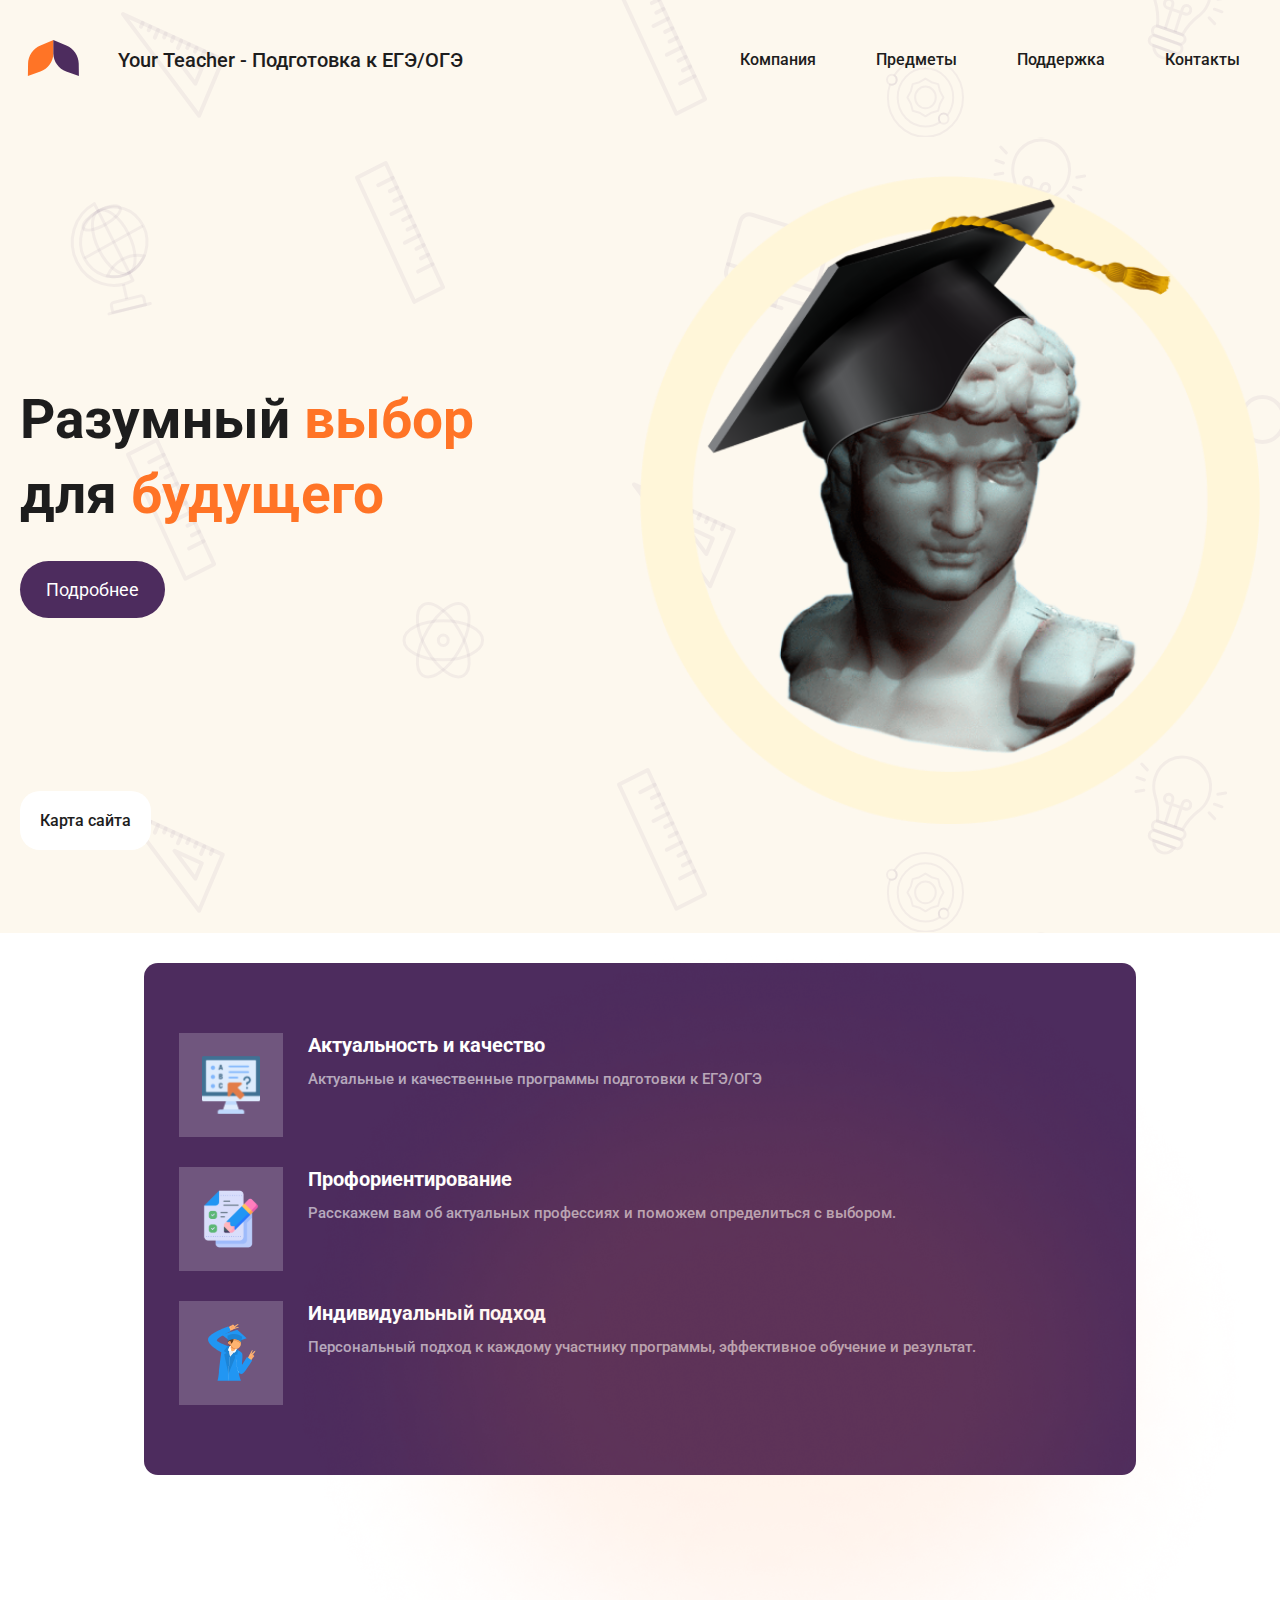
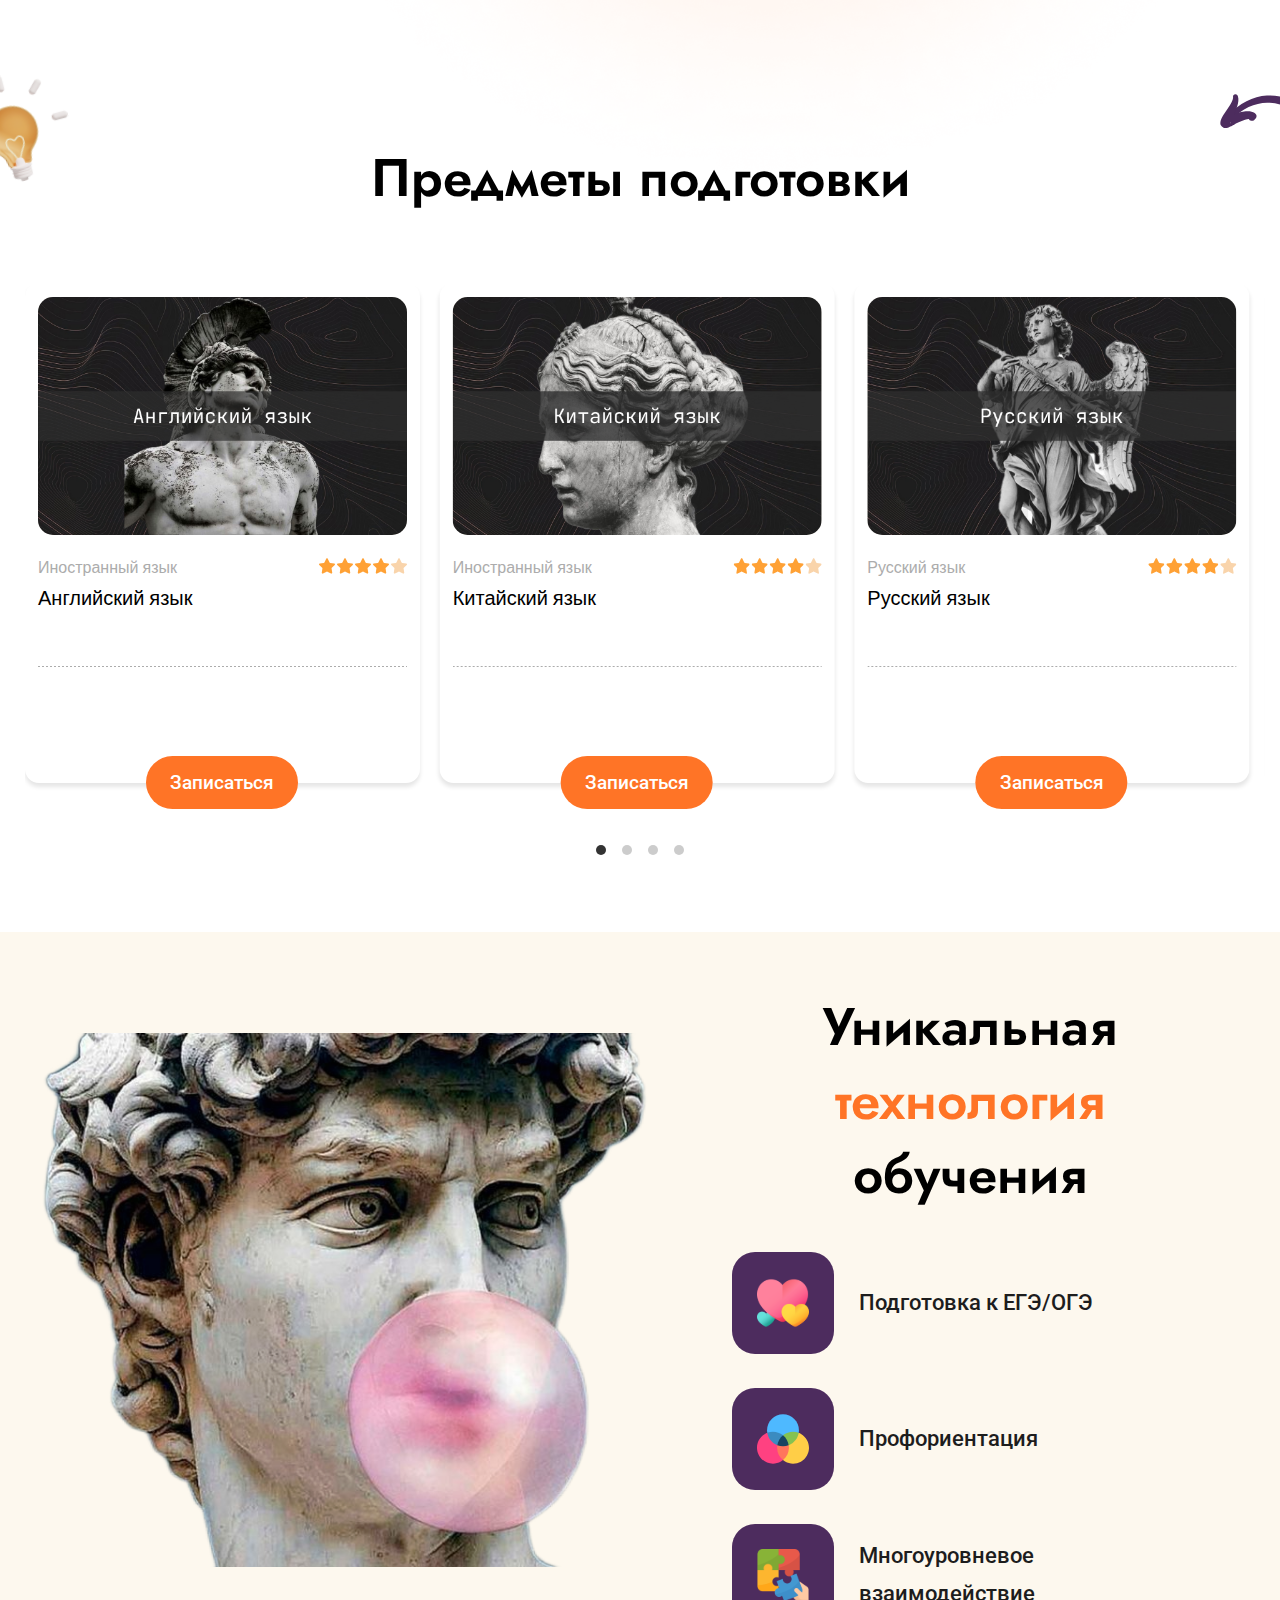
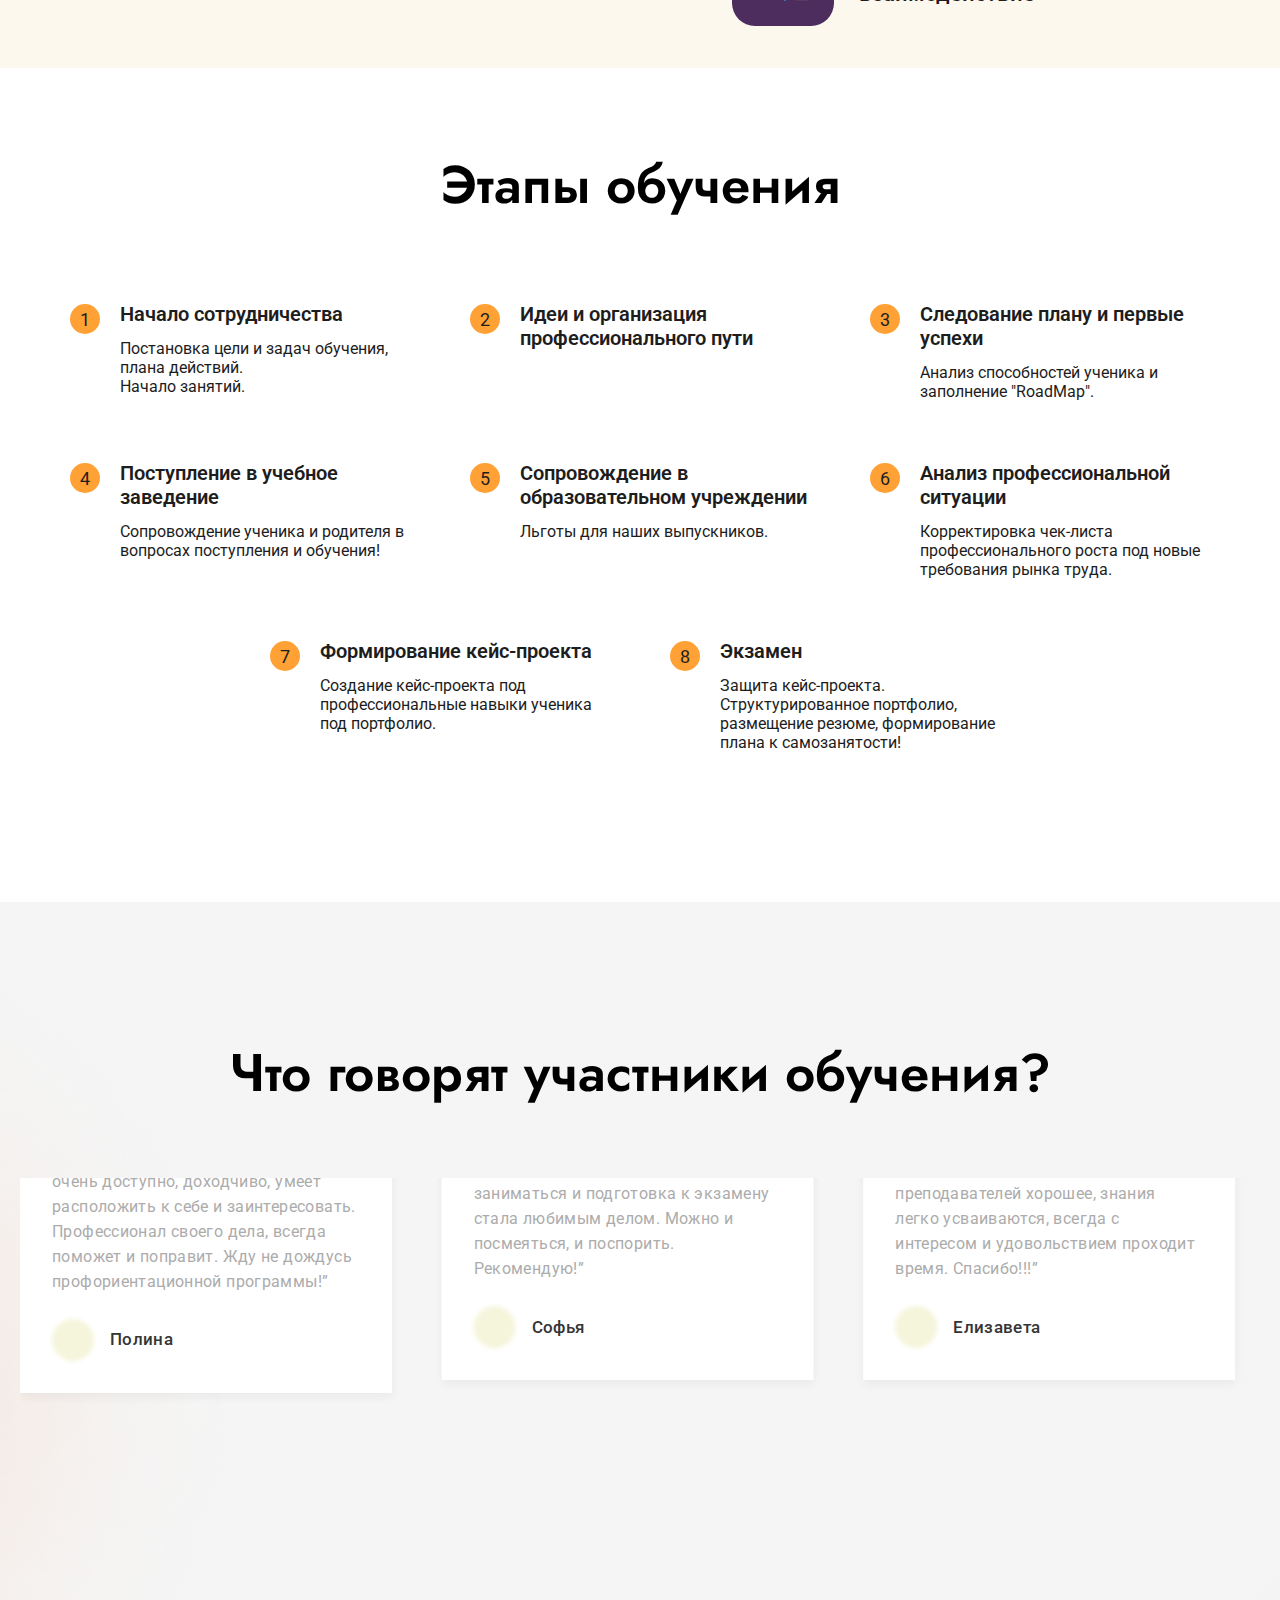
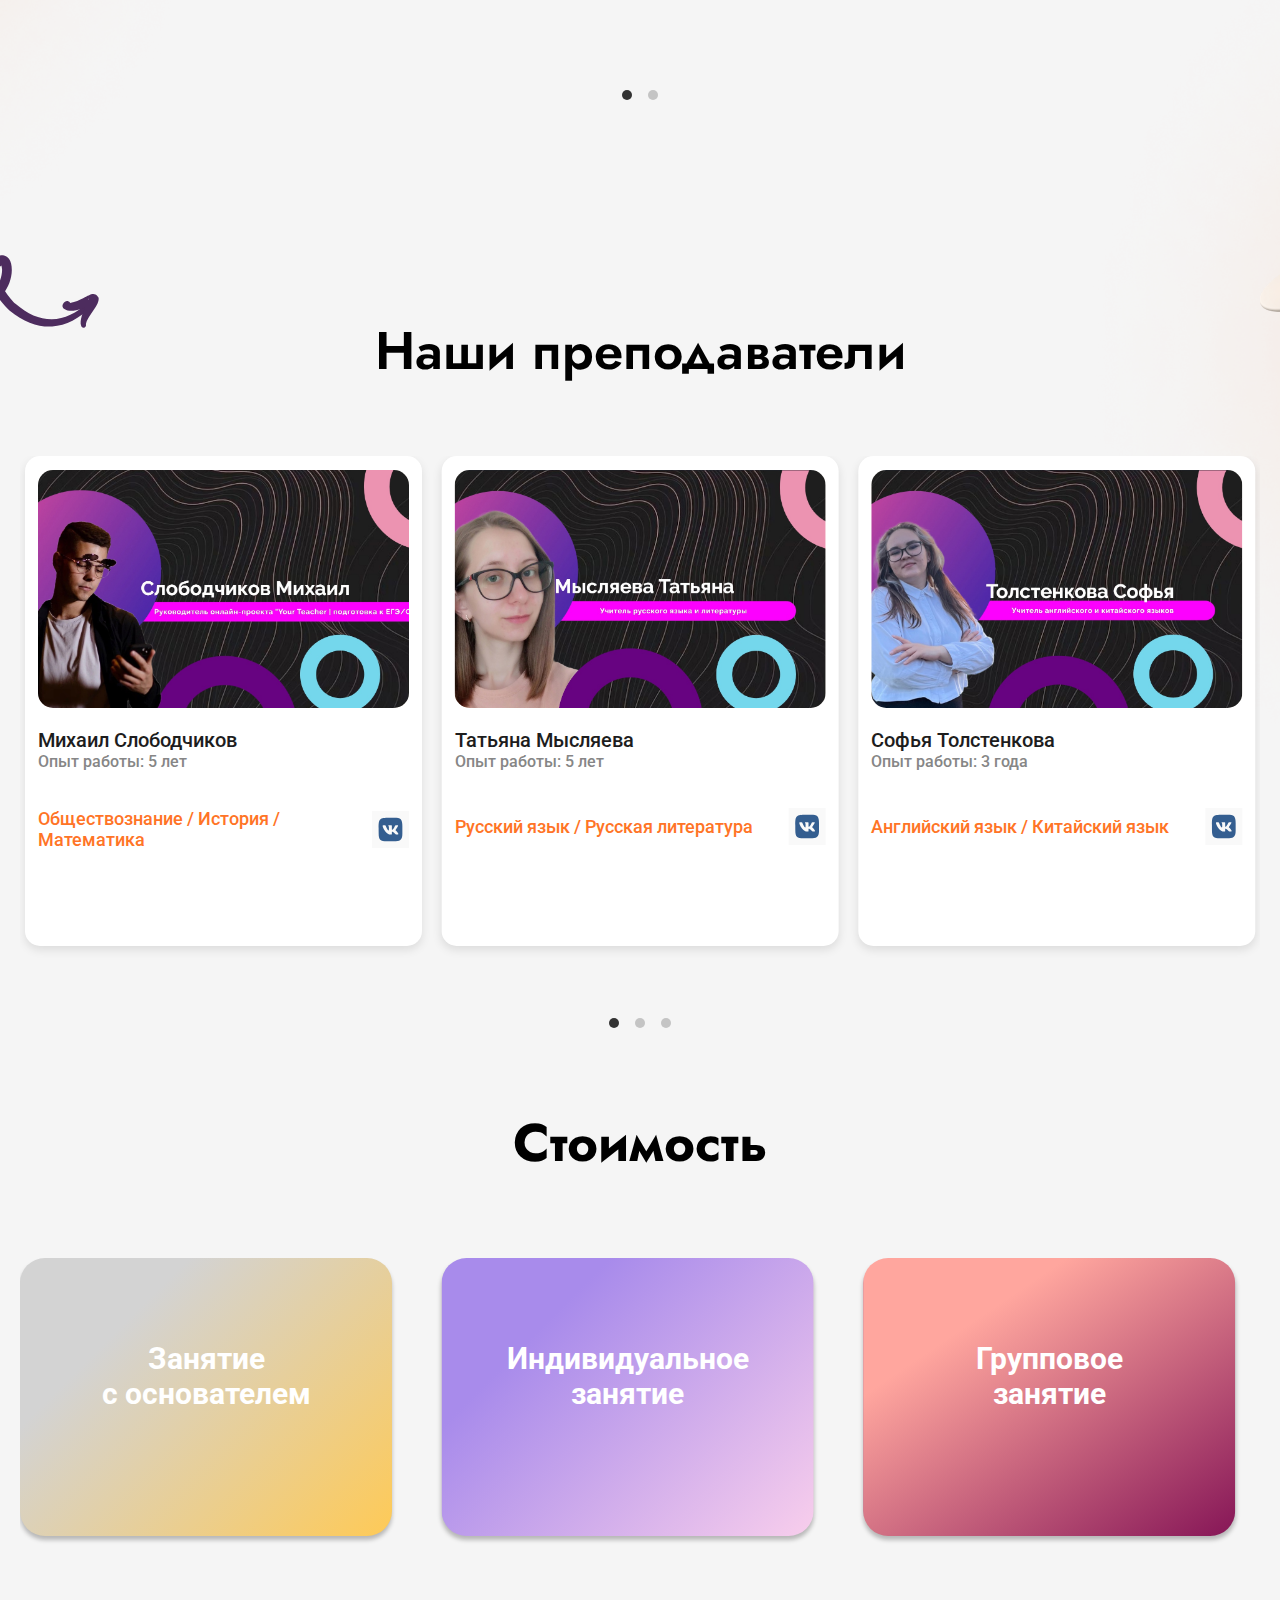
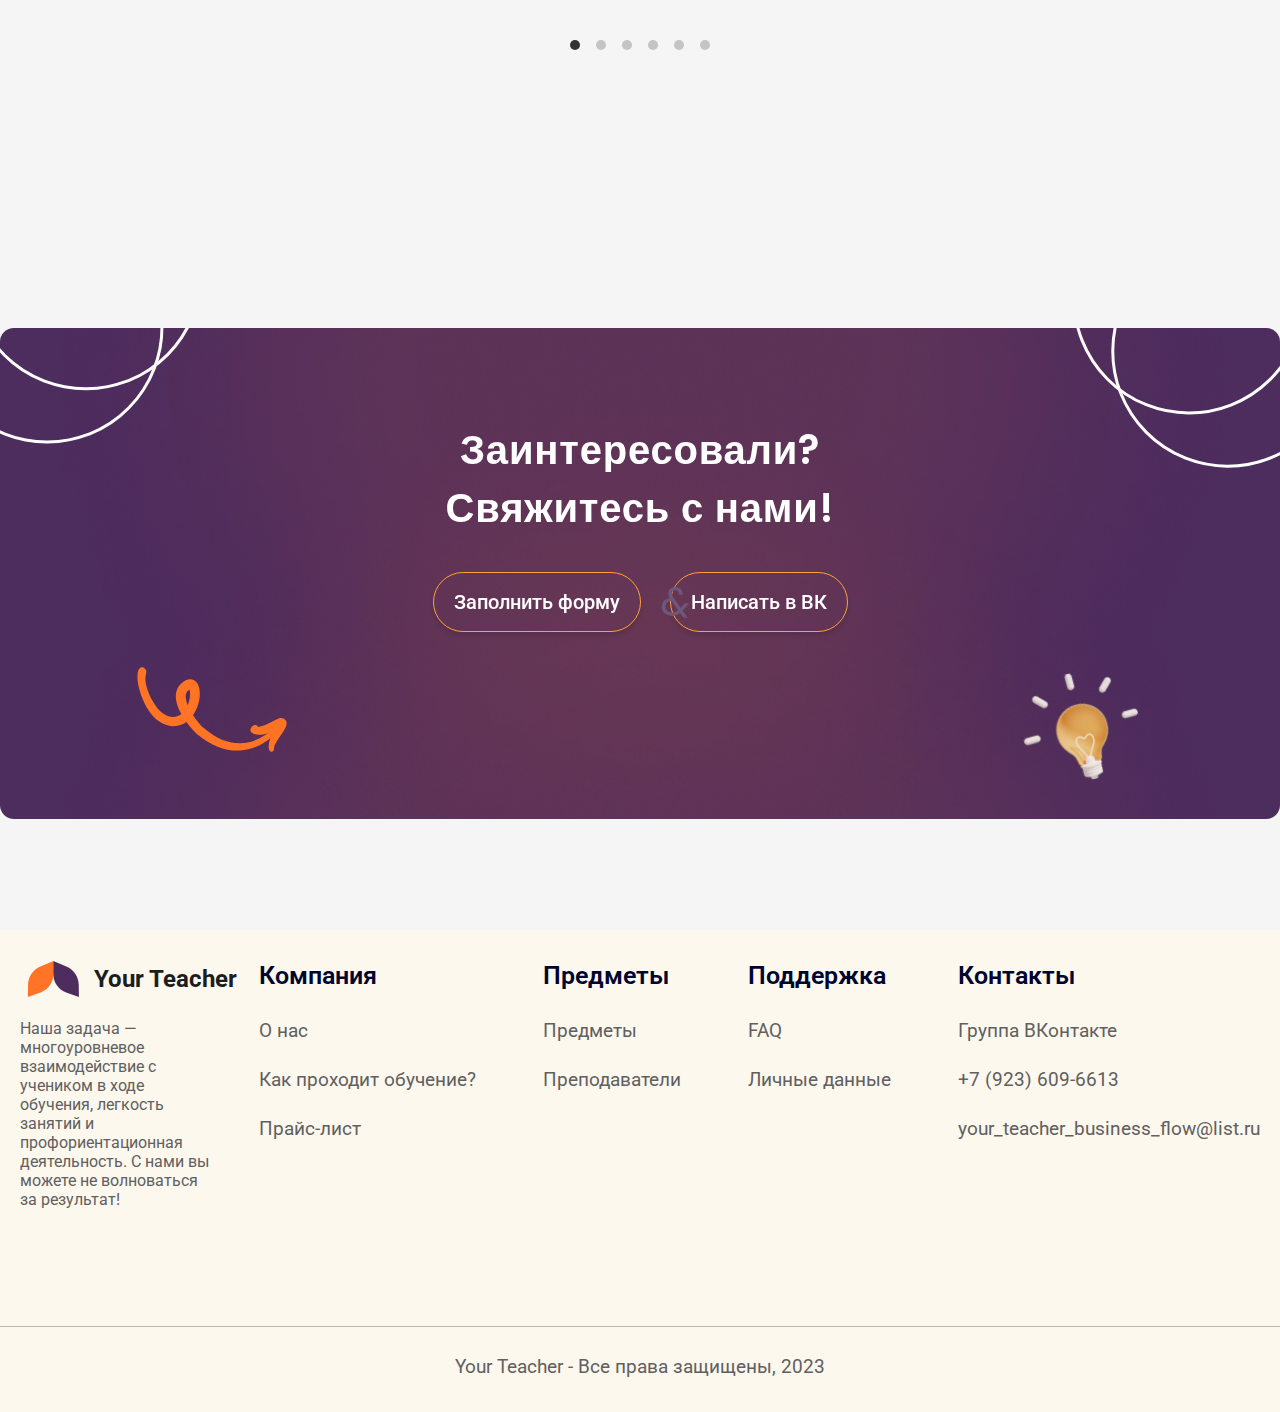
<file: index.html>
<!DOCTYPE html>
<html lang="ru">
    <head>
        <title>Your Teacher - Business Flow</title>
        <!-- Подгрузка стилей и иконки страницы-->
        <link rel="stylesheet" href="css/flickity.css">
        <link rel="stylesheet" href="css/style.css">
        <link rel="shortcut icon" href="images/logo.svg">
        <!-- Мета-теги-->
        <meta name="title" content="Your Teacher | Подготовка к ЕГЭ/ОГЭ 2024">
        <meta name="description" content="&quot;Your teacher | подготовка к ЕГЭ/ОГЭ 2024&quot; - онлайн проект по подготовке к школьным и вузовским испытаниям.">
        <meta name="keywords" content="ЕГЭ, ОГЭ, ЕГЭ_2024, ОГЭ_2024, Профильная математика, Базовая математика, Информатика, ИКТ, Биология, Химия, История, Обществознание, Физика, Русский_язык, Русский, русская_литература, литература, английский, китайский, 2024, подготовка, успешная_сдача">
        <meta name="robots" content="index, follow">
        <meta http-equiv="Content-Type" content="text/html; charset=utf-8">
        <meta name="language" content="Russian">
        <meta name="author" content="Михаил Слободчиков">
        <meta name="viewport" content="width=device-width, initial-scale=1, maximum-scale=1, user-scalable=no"/>
        <!-- Yandex.Metrika counter -->
        <script type="text/javascript" >
            (function(m,e,t,r,i,k,a){m[i]=m[i]||function(){(m[i].a=m[i].a||[]).push(arguments)};
            m[i].l=1*new Date();
            for (var j = 0; j < document.scripts.length; j++) {if (document.scripts[j].src === r) { return; }}
            k=e.createElement(t),a=e.getElementsByTagName(t)[0],k.async=1,k.src=r,a.parentNode.insertBefore(k,a)})
            (window, document, "script", "https://mc.yandex.ru/metrika/tag.js", "ym");
        
            ym(95008284, "init", {
                clickmap:true,
                trackLinks:true,
                accurateTrackBounce:true
            });
        </script>
        <noscript><div><img src="https://mc.yandex.ru/watch/95008284" style="position:absolute; left:-9999px;" alt="" /></div></noscript>
        <!-- /Yandex.Metrika counter -->
    </head>
    <body>
        <div class="wrapper">
            <div class="modal modal-personal">
                <div class="modal__body">
                    <div class="modal__header">
                        <div class="modal__title">Личные данные</div>
                    </div>
                    <div class="modal__subtitle">
                        Мы заботимся о вашей конфиденциальности и безопасности ваших личных данных. <br> <br>Это значит, что все данные, полученные нами от вас, не передаются третьим лицам. <br> <br>Спасибо за ваше доверие!
                    </div>
                    <div class="modal__footer">
                        <div class="modal__close">Ясненько  🥰</div>
                    </div>
                </div>
            </div>
            <header id="welcome" class="header">
                <div class="container">
                    <div class="header__company company">
                        <div class="company__icon">
                            <img src="images/logo.svg" alt="logo">
                        </div>
                        <div class="company__name">Your Teacher - Подготовка к ЕГЭ/ОГЭ</div>
                    </div>
                    <nav class="header__navigation nav">
                        <div class="nav__burger">
                            <span class="first-line"></span>
                            <span class="second-line"></span>
                            <span class="third-line"></span>
                        </div>
                        <ul class="nav__list">
                            <li class="nav__item nav__item-has-child">
                                <span>Компания</span>
                                <ul class="subnav__list">
                                    <li class="subnav__item"><a href="#advantages" class="subnav__link">О нас</a></li>
                                    <li class="subnav__item"><a href="#studying" class="subnav__link">Как проходит обучение?</a></li>
                                    <li class="subnav__item"><a href="#service" class="subnav__link">Прайс-лист</a></li>
                                </ul>
                            </li>
                            <li class="nav__item nav__item-has-child">
                                <span>Предметы</span>
                                <ul class="subnav__list">
                                    <li class="subnav__item"><a href="#subjects" class="subnav__link">Предметы</a></li>
                                    <li class="subnav__item"><a href="#tutors" class="subnav__link">Преподаватели</a></li>
                                </ul>
                            </li>
                            <li class="nav__item nav__item-has-child">
                                <span>Поддержка</span>
                                <ul class="subnav__list">
                                    <li class="subnav__item"><a href="#" onClick="return false;" class="subnav__link">FAQ</a></li>
                                    <li class="subnav__item"><a href="#" onClick="return false;" class="subnav__link modal-link">Личные данные</a></li>
                                </ul>
                            </li>
                            <li class="nav__item nav__item-has-child">
                                <span>Контакты</span>
                                <ul class="subnav__list">
                                    <li class="subnav__item"><a href="https://vk.com/yourteacher_business_flow" class="subnav__link">Группа ВКонтакте</a></li>
                                    <li class="subnav__item"><a href="tel:+79236096613" class="subnav__link">Наш номер</a></li>
                                    <li class="subnav__item"><a href="mailto:your_teacher_business_flow@list.ru" class="subnav__link">Наша почта</a></li>
                                </ul>                                
                            </li>
                        </ul>
                        <div class="page-map" user-select="none">
                            <div class="page-map__name">Карта сайта</div>
                            <ul class="page-map__list">
                                <li class="page-map__item"><a href="#welcome">Главная</a></li>
                                <li class="page-map__item"><a href="#advantages">О нас</a></li>
                                <li class="page-map__item"><a href="#subjects">Предметы</a></li>
                                <li class="page-map__item"><a href="#tutors">Преподаватели</a></li>
                                <li class="page-map__item"><a href="#service">Стоимость</a></li>
                                <li class="page-map__item"><a href="#contact">Связаться с нами</a></li>
                            </ul>
                        </div>
                    </nav>

                </div>
            </header>
            <main class="main">
                <div class="welcome">
                    <div class="welcome__container container">
                        <div class="welcome__content">
                            <!-- 
                            <div class="welcome__hashtags">
                                <div class="hashtag hashtag-first">Индивидуальный_подход</div>
                                <div class="hashtag hashtag-second">Профориентация</div>
                                <div class="hashtag hashtag-third">ЕГЭ/ОГЭ</div>
                                <div class="hashtag hashtag-fourth">Внимание_к_деталям_вашей_мечты</div>
                                <div class="hashtag hashtag-fifth">Дело_по_душе</div>
                            </div>
                            -->
                            <div class="welcome__column welcome__info">
                                <h1 class="welcome__title">Разумный <span class="text-highlighted">выбор</span><br> для <span class="text-highlighted">будущего</span></h1>
                                <a class="welcome__more" href="#targets"><span class="welcome__more-text">Подробнее</span></a>
                            </div>
                            <div class="welcome__column welcome__cover">
                                <img draggable="false" src="images/welcome-block/cover.png" alt="">
                            </div>
                        </div>
                    </div>
                </div>
                <div id="targets" class="targets section">
                    <div class="container">
                        <div class="targets__background">
                            <img src="images/gradient.png" alt="">
                        </div>
                        <div class="targets__content">
                            <div class="targets__column target">
                                <div class="target__content">
                                    <div class="target__icon">
                                        <div class="target__icon-inner">
                                            <img src="images/targets/1_quality.svg" alt="Quality">
                                        </div>
                                    </div>
                                    <div class="target__desc">
                                        <div class="target__title">Актуальность и качество</div>
                                        <div class="target__subtitle">Актуальные и качественные программы подготовки к ЕГЭ/ОГЭ</div>
                                    </div>
                                </div>
                            </div>
                            <div class="targets__column target">
                                <div class="target__content">
                                    <div class="target__icon">
                                        <div class="target__icon-inner">
                                            <img src="images/targets/2_proforientation.svg" alt="Quality">
                                        </div>
                                    </div>
                                    <div class="target__desc">
                                        <div class="target__title">Профориентирование</div>
                                        <div class="target__subtitle">Расскажем вам об актуальных профессиях и поможем определиться с выбором.</div>
                                    </div>
                                </div>
                            </div>
                            <div class="targets__column target">
                                <div class="target__content">
                                    <div class="target__icon">
                                        <div class="target__icon-inner">
                                            <img src="images/targets/3_individual.svg" alt="Quality">
                                        </div>
                                    </div>
                                    <div class="target__desc">
                                        <div class="target__title">Индивидуальный подход</div>
                                        <div class="target__subtitle">Персональный подход к каждому участнику программы, эффективное обучение и результат.</div>
                                    </div>
                                </div>
                            </div>
                        </div>
                    </div>
                </div>
                <div id="subjects" class="subjects section">
                    <div class="container">
                        <div class="subjects__background">
                            <img draggable="false" src="images/subject/lamp.svg" alt="lamp-icon" class="subjects__icon-lamp">
                            <img draggable="false" src="images/subject/arrow.svg" alt="arrow-icon" class="subjects__icon-arrow">
                        </div>
                        <div class="subjects__title section-title">Предметы подготовки</div>
                        <div class="subjects__list main-carousel">
                            <div class="subjects__item subject carousel-cell">
                                <div class="subject__body">
                                    <div class="subject__cover">
                                        <div class="subject__cover-inner">
                                            <img src="images/subject/cover-1.jpg" alt="">
                                        </div></div>
                                    <div class="subject__info">
                                        <div class="subject__tag-n-rate">
                                            <div class="subject__tag">Иностранный язык</div>
                                            <div class="subject__rating rating">
                                                <div class="rating__body">
                                                    <div class="rating__star star star-active">
                                                        <div class="star__inner">
                                                            <svg xmlns="http://www.w3.org/2000/svg" width="16" height="16" viewBox="0 0 16 16" fill="none">
                                                                <g clip-path="url(#clip0_4_3457)">
                                                                <path d="M8.77243 0.829716L10.577 4.48629C10.7025 4.7406 10.9451 4.91682 11.2258 4.95754L15.2612 5.54394C15.9681 5.64674 16.2501 6.51516 15.7388 7.01345L12.8188 9.85967C12.6159 10.0576 12.5231 10.3429 12.5712 10.6223L13.2604 14.6413C13.3812 15.3452 12.6423 15.8819 12.0101 15.5498L8.40097 13.6524C8.14999 13.5206 7.84994 13.5206 7.59896 13.6524L3.98978 15.5498C3.35766 15.8822 2.61874 15.3452 2.73955 14.6413L3.42875 10.6223C3.47681 10.3429 3.38403 10.0576 3.18111 9.85967L0.261123 7.01345C-0.250182 6.51482 0.0318366 5.6464 0.73872 5.54394L4.7741 4.95754C5.05478 4.91682 5.29742 4.7406 5.42291 4.48629L7.2275 0.829716C7.54323 0.189248 8.45637 0.189248 8.77243 0.829716Z" fill="#F9D4AB"/>
                                                                </g>
                                                                <defs>
                                                                <clipPath id="clip0_4_3457">
                                                                    <rect width="16" height="16" fill="white"/>
                                                                </clipPath>
                                                                </defs>
                                                            </svg>
                                                        </div>
                                                    </div>
                                                    <div class="rating__star star star-active">
                                                        <div class="star__inner">
                                                            <svg xmlns="http://www.w3.org/2000/svg" width="16" height="16" viewBox="0 0 16 16" fill="none">
                                                                <g clip-path="url(#clip0_4_3457)">
                                                                <path d="M8.77243 0.829716L10.577 4.48629C10.7025 4.7406 10.9451 4.91682 11.2258 4.95754L15.2612 5.54394C15.9681 5.64674 16.2501 6.51516 15.7388 7.01345L12.8188 9.85967C12.6159 10.0576 12.5231 10.3429 12.5712 10.6223L13.2604 14.6413C13.3812 15.3452 12.6423 15.8819 12.0101 15.5498L8.40097 13.6524C8.14999 13.5206 7.84994 13.5206 7.59896 13.6524L3.98978 15.5498C3.35766 15.8822 2.61874 15.3452 2.73955 14.6413L3.42875 10.6223C3.47681 10.3429 3.38403 10.0576 3.18111 9.85967L0.261123 7.01345C-0.250182 6.51482 0.0318366 5.6464 0.73872 5.54394L4.7741 4.95754C5.05478 4.91682 5.29742 4.7406 5.42291 4.48629L7.2275 0.829716C7.54323 0.189248 8.45637 0.189248 8.77243 0.829716Z" fill="#F9D4AB"/>
                                                                </g>
                                                                <defs>
                                                                <clipPath id="clip0_4_3457">
                                                                    <rect width="16" height="16" fill="white"/>
                                                                </clipPath>
                                                                </defs>
                                                            </svg>
                                                        </div>
                                                    </div>
                                                    
                                                    <div class="rating__star star star-active">
                                                        <div class="star__inner">
                                                            <svg xmlns="http://www.w3.org/2000/svg" width="16" height="16" viewBox="0 0 16 16" fill="none">
                                                                <g clip-path="url(#clip0_4_3457)">
                                                                <path d="M8.77243 0.829716L10.577 4.48629C10.7025 4.7406 10.9451 4.91682 11.2258 4.95754L15.2612 5.54394C15.9681 5.64674 16.2501 6.51516 15.7388 7.01345L12.8188 9.85967C12.6159 10.0576 12.5231 10.3429 12.5712 10.6223L13.2604 14.6413C13.3812 15.3452 12.6423 15.8819 12.0101 15.5498L8.40097 13.6524C8.14999 13.5206 7.84994 13.5206 7.59896 13.6524L3.98978 15.5498C3.35766 15.8822 2.61874 15.3452 2.73955 14.6413L3.42875 10.6223C3.47681 10.3429 3.38403 10.0576 3.18111 9.85967L0.261123 7.01345C-0.250182 6.51482 0.0318366 5.6464 0.73872 5.54394L4.7741 4.95754C5.05478 4.91682 5.29742 4.7406 5.42291 4.48629L7.2275 0.829716C7.54323 0.189248 8.45637 0.189248 8.77243 0.829716Z" fill="#F9D4AB"/>
                                                                </g>
                                                                <defs>
                                                                <clipPath id="clip0_4_3457">
                                                                <rect width="16" height="16" fill="white"/>
                                                                </clipPath>
                                                                </defs>
                                                            </svg>
                                                        </div>
                                                    </div>
                                                    
                                                    <div class="rating__star star star-active">
                                                        <div class="star__inner">
                                                            <svg xmlns="http://www.w3.org/2000/svg" width="16" height="16" viewBox="0 0 16 16" fill="none">
                                                                <g clip-path="url(#clip0_4_3457)">
                                                                <path d="M8.77243 0.829716L10.577 4.48629C10.7025 4.7406 10.9451 4.91682 11.2258 4.95754L15.2612 5.54394C15.9681 5.64674 16.2501 6.51516 15.7388 7.01345L12.8188 9.85967C12.6159 10.0576 12.5231 10.3429 12.5712 10.6223L13.2604 14.6413C13.3812 15.3452 12.6423 15.8819 12.0101 15.5498L8.40097 13.6524C8.14999 13.5206 7.84994 13.5206 7.59896 13.6524L3.98978 15.5498C3.35766 15.8822 2.61874 15.3452 2.73955 14.6413L3.42875 10.6223C3.47681 10.3429 3.38403 10.0576 3.18111 9.85967L0.261123 7.01345C-0.250182 6.51482 0.0318366 5.6464 0.73872 5.54394L4.7741 4.95754C5.05478 4.91682 5.29742 4.7406 5.42291 4.48629L7.2275 0.829716C7.54323 0.189248 8.45637 0.189248 8.77243 0.829716Z" fill="#F9D4AB"/>
                                                                </g>
                                                                <defs>
                                                                <clipPath id="clip0_4_3457">
                                                                <rect width="16" height="16" fill="white"/>
                                                                </clipPath>
                                                                </defs>
                                                            </svg>
                                                        </div>
                                                    </div>
                                                    
                                                    <div class="rating__star star">
                                                        <div class="star__inner">
                                                            <svg xmlns="http://www.w3.org/2000/svg" width="16" height="16" viewBox="0 0 16 16" fill="none">
                                                                <g clip-path="url(#clip0_4_3457)">
                                                                <path d="M8.77243 0.829716L10.577 4.48629C10.7025 4.7406 10.9451 4.91682 11.2258 4.95754L15.2612 5.54394C15.9681 5.64674 16.2501 6.51516 15.7388 7.01345L12.8188 9.85967C12.6159 10.0576 12.5231 10.3429 12.5712 10.6223L13.2604 14.6413C13.3812 15.3452 12.6423 15.8819 12.0101 15.5498L8.40097 13.6524C8.14999 13.5206 7.84994 13.5206 7.59896 13.6524L3.98978 15.5498C3.35766 15.8822 2.61874 15.3452 2.73955 14.6413L3.42875 10.6223C3.47681 10.3429 3.38403 10.0576 3.18111 9.85967L0.261123 7.01345C-0.250182 6.51482 0.0318366 5.6464 0.73872 5.54394L4.7741 4.95754C5.05478 4.91682 5.29742 4.7406 5.42291 4.48629L7.2275 0.829716C7.54323 0.189248 8.45637 0.189248 8.77243 0.829716Z" fill="#F9D4AB"/>
                                                                </g>
                                                                <defs>
                                                                <clipPath id="clip0_4_3457">
                                                                    <rect width="16" height="16" fill="white"/>
                                                                </clipPath>
                                                                </defs>
                                                            </svg>
                                                        </div>
                                                    </div>
                                                </div>
                                            </div>
                                        </div>
                                        <div class="subject__name">Английский язык</div>
                                    </div>
                                </div>
                                <a class="subject__sign-in" target="_blank" href="https://vk.com/app6013442_-221967347">
                                    <span>Записаться</span>
                                </a>
                            </div>
                            <div class="subjects__item subject carousel-cell">
                                <div class="subject__body">
                                    <div class="subject__cover">
                                        <div class="subject__cover-inner">
                                            <img src="images/subject/cover-2.jpg" alt="">
                                        </div></div>
                                    <div class="subject__info">
                                        <div class="subject__tag-n-rate">
                                            <div class="subject__tag">Иностранный язык</div>
                                            <div class="subject__rating rating">
                                                <div class="rating__body">
                                                    <div class="rating__star star star-active">
                                                        <div class="star__inner">
                                                            <svg xmlns="http://www.w3.org/2000/svg" width="16" height="16" viewBox="0 0 16 16" fill="none">
                                                                <g clip-path="url(#clip0_4_3457)">
                                                                <path d="M8.77243 0.829716L10.577 4.48629C10.7025 4.7406 10.9451 4.91682 11.2258 4.95754L15.2612 5.54394C15.9681 5.64674 16.2501 6.51516 15.7388 7.01345L12.8188 9.85967C12.6159 10.0576 12.5231 10.3429 12.5712 10.6223L13.2604 14.6413C13.3812 15.3452 12.6423 15.8819 12.0101 15.5498L8.40097 13.6524C8.14999 13.5206 7.84994 13.5206 7.59896 13.6524L3.98978 15.5498C3.35766 15.8822 2.61874 15.3452 2.73955 14.6413L3.42875 10.6223C3.47681 10.3429 3.38403 10.0576 3.18111 9.85967L0.261123 7.01345C-0.250182 6.51482 0.0318366 5.6464 0.73872 5.54394L4.7741 4.95754C5.05478 4.91682 5.29742 4.7406 5.42291 4.48629L7.2275 0.829716C7.54323 0.189248 8.45637 0.189248 8.77243 0.829716Z" fill="#F9D4AB"/>
                                                                </g>
                                                                <defs>
                                                                <clipPath id="clip0_4_3457">
                                                                    <rect width="16" height="16" fill="white"/>
                                                                </clipPath>
                                                                </defs>
                                                            </svg>
                                                        </div>
                                                    </div>
                                                    <div class="rating__star star star-active">
                                                        <div class="star__inner">
                                                            <svg xmlns="http://www.w3.org/2000/svg" width="16" height="16" viewBox="0 0 16 16" fill="none">
                                                                <g clip-path="url(#clip0_4_3457)">
                                                                <path d="M8.77243 0.829716L10.577 4.48629C10.7025 4.7406 10.9451 4.91682 11.2258 4.95754L15.2612 5.54394C15.9681 5.64674 16.2501 6.51516 15.7388 7.01345L12.8188 9.85967C12.6159 10.0576 12.5231 10.3429 12.5712 10.6223L13.2604 14.6413C13.3812 15.3452 12.6423 15.8819 12.0101 15.5498L8.40097 13.6524C8.14999 13.5206 7.84994 13.5206 7.59896 13.6524L3.98978 15.5498C3.35766 15.8822 2.61874 15.3452 2.73955 14.6413L3.42875 10.6223C3.47681 10.3429 3.38403 10.0576 3.18111 9.85967L0.261123 7.01345C-0.250182 6.51482 0.0318366 5.6464 0.73872 5.54394L4.7741 4.95754C5.05478 4.91682 5.29742 4.7406 5.42291 4.48629L7.2275 0.829716C7.54323 0.189248 8.45637 0.189248 8.77243 0.829716Z" fill="#F9D4AB"/>
                                                                </g>
                                                                <defs>
                                                                <clipPath id="clip0_4_3457">
                                                                    <rect width="16" height="16" fill="white"/>
                                                                </clipPath>
                                                                </defs>
                                                            </svg>
                                                        </div>
                                                    </div>
                                                    
                                                    <div class="rating__star star star-active">
                                                        <div class="star__inner">
                                                            <svg xmlns="http://www.w3.org/2000/svg" width="16" height="16" viewBox="0 0 16 16" fill="none">
                                                                <g clip-path="url(#clip0_4_3457)">
                                                                <path d="M8.77243 0.829716L10.577 4.48629C10.7025 4.7406 10.9451 4.91682 11.2258 4.95754L15.2612 5.54394C15.9681 5.64674 16.2501 6.51516 15.7388 7.01345L12.8188 9.85967C12.6159 10.0576 12.5231 10.3429 12.5712 10.6223L13.2604 14.6413C13.3812 15.3452 12.6423 15.8819 12.0101 15.5498L8.40097 13.6524C8.14999 13.5206 7.84994 13.5206 7.59896 13.6524L3.98978 15.5498C3.35766 15.8822 2.61874 15.3452 2.73955 14.6413L3.42875 10.6223C3.47681 10.3429 3.38403 10.0576 3.18111 9.85967L0.261123 7.01345C-0.250182 6.51482 0.0318366 5.6464 0.73872 5.54394L4.7741 4.95754C5.05478 4.91682 5.29742 4.7406 5.42291 4.48629L7.2275 0.829716C7.54323 0.189248 8.45637 0.189248 8.77243 0.829716Z" fill="#F9D4AB"/>
                                                                </g>
                                                                <defs>
                                                                <clipPath id="clip0_4_3457">
                                                                <rect width="16" height="16" fill="white"/>
                                                                </clipPath>
                                                                </defs>
                                                            </svg>
                                                        </div>
                                                    </div>
                                                    
                                                    <div class="rating__star star star-active">
                                                        <div class="star__inner">
                                                            <svg xmlns="http://www.w3.org/2000/svg" width="16" height="16" viewBox="0 0 16 16" fill="none">
                                                                <g clip-path="url(#clip0_4_3457)">
                                                                <path d="M8.77243 0.829716L10.577 4.48629C10.7025 4.7406 10.9451 4.91682 11.2258 4.95754L15.2612 5.54394C15.9681 5.64674 16.2501 6.51516 15.7388 7.01345L12.8188 9.85967C12.6159 10.0576 12.5231 10.3429 12.5712 10.6223L13.2604 14.6413C13.3812 15.3452 12.6423 15.8819 12.0101 15.5498L8.40097 13.6524C8.14999 13.5206 7.84994 13.5206 7.59896 13.6524L3.98978 15.5498C3.35766 15.8822 2.61874 15.3452 2.73955 14.6413L3.42875 10.6223C3.47681 10.3429 3.38403 10.0576 3.18111 9.85967L0.261123 7.01345C-0.250182 6.51482 0.0318366 5.6464 0.73872 5.54394L4.7741 4.95754C5.05478 4.91682 5.29742 4.7406 5.42291 4.48629L7.2275 0.829716C7.54323 0.189248 8.45637 0.189248 8.77243 0.829716Z" fill="#F9D4AB"/>
                                                                </g>
                                                                <defs>
                                                                <clipPath id="clip0_4_3457">
                                                                <rect width="16" height="16" fill="white"/>
                                                                </clipPath>
                                                                </defs>
                                                            </svg>
                                                        </div>
                                                    </div>
                                                    
                                                    <div class="rating__star star">
                                                        <div class="star__inner">
                                                            <svg xmlns="http://www.w3.org/2000/svg" width="16" height="16" viewBox="0 0 16 16" fill="none">
                                                                <g clip-path="url(#clip0_4_3457)">
                                                                <path d="M8.77243 0.829716L10.577 4.48629C10.7025 4.7406 10.9451 4.91682 11.2258 4.95754L15.2612 5.54394C15.9681 5.64674 16.2501 6.51516 15.7388 7.01345L12.8188 9.85967C12.6159 10.0576 12.5231 10.3429 12.5712 10.6223L13.2604 14.6413C13.3812 15.3452 12.6423 15.8819 12.0101 15.5498L8.40097 13.6524C8.14999 13.5206 7.84994 13.5206 7.59896 13.6524L3.98978 15.5498C3.35766 15.8822 2.61874 15.3452 2.73955 14.6413L3.42875 10.6223C3.47681 10.3429 3.38403 10.0576 3.18111 9.85967L0.261123 7.01345C-0.250182 6.51482 0.0318366 5.6464 0.73872 5.54394L4.7741 4.95754C5.05478 4.91682 5.29742 4.7406 5.42291 4.48629L7.2275 0.829716C7.54323 0.189248 8.45637 0.189248 8.77243 0.829716Z" fill="#F9D4AB"/>
                                                                </g>
                                                                <defs>
                                                                <clipPath id="clip0_4_3457">
                                                                    <rect width="16" height="16" fill="white"/>
                                                                </clipPath>
                                                                </defs>
                                                            </svg>
                                                        </div>
                                                    </div>
                                                </div>
                                            </div>
                                        </div>
                                        <div class="subject__name">Китайский язык</div>
                                    </div>
                                </div>
                                <a class="subject__sign-in" target="_blank" href="https://vk.com/app6013442_-221967347">
                                    <span>Записаться</span>
                                </a>
                            </div>
                            <div class="subjects__item subject carousel-cell">
                                <div class="subject__body">
                                    <div class="subject__cover">
                                        <div class="subject__cover-inner">
                                            <img src="images/subject/cover-3.jpg" alt="">
                                        </div></div>
                                    <div class="subject__info">
                                        <div class="subject__tag-n-rate">
                                            <div class="subject__tag">Русский язык</div>
                                            <div class="subject__rating rating">
                                                <div class="rating__body">
                                                    <div class="rating__star star star-active">
                                                        <div class="star__inner">
                                                            <svg xmlns="http://www.w3.org/2000/svg" width="16" height="16" viewBox="0 0 16 16" fill="none">
                                                                <g clip-path="url(#clip0_4_3457)">
                                                                <path d="M8.77243 0.829716L10.577 4.48629C10.7025 4.7406 10.9451 4.91682 11.2258 4.95754L15.2612 5.54394C15.9681 5.64674 16.2501 6.51516 15.7388 7.01345L12.8188 9.85967C12.6159 10.0576 12.5231 10.3429 12.5712 10.6223L13.2604 14.6413C13.3812 15.3452 12.6423 15.8819 12.0101 15.5498L8.40097 13.6524C8.14999 13.5206 7.84994 13.5206 7.59896 13.6524L3.98978 15.5498C3.35766 15.8822 2.61874 15.3452 2.73955 14.6413L3.42875 10.6223C3.47681 10.3429 3.38403 10.0576 3.18111 9.85967L0.261123 7.01345C-0.250182 6.51482 0.0318366 5.6464 0.73872 5.54394L4.7741 4.95754C5.05478 4.91682 5.29742 4.7406 5.42291 4.48629L7.2275 0.829716C7.54323 0.189248 8.45637 0.189248 8.77243 0.829716Z" fill="#F9D4AB"/>
                                                                </g>
                                                                <defs>
                                                                <clipPath id="clip0_4_3457">
                                                                    <rect width="16" height="16" fill="white"/>
                                                                </clipPath>
                                                                </defs>
                                                            </svg>
                                                        </div>
                                                    </div>
                                                    <div class="rating__star star star-active">
                                                        <div class="star__inner">
                                                            <svg xmlns="http://www.w3.org/2000/svg" width="16" height="16" viewBox="0 0 16 16" fill="none">
                                                                <g clip-path="url(#clip0_4_3457)">
                                                                <path d="M8.77243 0.829716L10.577 4.48629C10.7025 4.7406 10.9451 4.91682 11.2258 4.95754L15.2612 5.54394C15.9681 5.64674 16.2501 6.51516 15.7388 7.01345L12.8188 9.85967C12.6159 10.0576 12.5231 10.3429 12.5712 10.6223L13.2604 14.6413C13.3812 15.3452 12.6423 15.8819 12.0101 15.5498L8.40097 13.6524C8.14999 13.5206 7.84994 13.5206 7.59896 13.6524L3.98978 15.5498C3.35766 15.8822 2.61874 15.3452 2.73955 14.6413L3.42875 10.6223C3.47681 10.3429 3.38403 10.0576 3.18111 9.85967L0.261123 7.01345C-0.250182 6.51482 0.0318366 5.6464 0.73872 5.54394L4.7741 4.95754C5.05478 4.91682 5.29742 4.7406 5.42291 4.48629L7.2275 0.829716C7.54323 0.189248 8.45637 0.189248 8.77243 0.829716Z" fill="#F9D4AB"/>
                                                                </g>
                                                                <defs>
                                                                <clipPath id="clip0_4_3457">
                                                                    <rect width="16" height="16" fill="white"/>
                                                                </clipPath>
                                                                </defs>
                                                            </svg>
                                                        </div>
                                                    </div>
                                                    
                                                    <div class="rating__star star star-active">
                                                        <div class="star__inner">
                                                            <svg xmlns="http://www.w3.org/2000/svg" width="16" height="16" viewBox="0 0 16 16" fill="none">
                                                                <g clip-path="url(#clip0_4_3457)">
                                                                <path d="M8.77243 0.829716L10.577 4.48629C10.7025 4.7406 10.9451 4.91682 11.2258 4.95754L15.2612 5.54394C15.9681 5.64674 16.2501 6.51516 15.7388 7.01345L12.8188 9.85967C12.6159 10.0576 12.5231 10.3429 12.5712 10.6223L13.2604 14.6413C13.3812 15.3452 12.6423 15.8819 12.0101 15.5498L8.40097 13.6524C8.14999 13.5206 7.84994 13.5206 7.59896 13.6524L3.98978 15.5498C3.35766 15.8822 2.61874 15.3452 2.73955 14.6413L3.42875 10.6223C3.47681 10.3429 3.38403 10.0576 3.18111 9.85967L0.261123 7.01345C-0.250182 6.51482 0.0318366 5.6464 0.73872 5.54394L4.7741 4.95754C5.05478 4.91682 5.29742 4.7406 5.42291 4.48629L7.2275 0.829716C7.54323 0.189248 8.45637 0.189248 8.77243 0.829716Z" fill="#F9D4AB"/>
                                                                </g>
                                                                <defs>
                                                                <clipPath id="clip0_4_3457">
                                                                <rect width="16" height="16" fill="white"/>
                                                                </clipPath>
                                                                </defs>
                                                            </svg>
                                                        </div>
                                                    </div>
                                                    
                                                    <div class="rating__star star star-active">
                                                        <div class="star__inner">
                                                            <svg xmlns="http://www.w3.org/2000/svg" width="16" height="16" viewBox="0 0 16 16" fill="none">
                                                                <g clip-path="url(#clip0_4_3457)">
                                                                <path d="M8.77243 0.829716L10.577 4.48629C10.7025 4.7406 10.9451 4.91682 11.2258 4.95754L15.2612 5.54394C15.9681 5.64674 16.2501 6.51516 15.7388 7.01345L12.8188 9.85967C12.6159 10.0576 12.5231 10.3429 12.5712 10.6223L13.2604 14.6413C13.3812 15.3452 12.6423 15.8819 12.0101 15.5498L8.40097 13.6524C8.14999 13.5206 7.84994 13.5206 7.59896 13.6524L3.98978 15.5498C3.35766 15.8822 2.61874 15.3452 2.73955 14.6413L3.42875 10.6223C3.47681 10.3429 3.38403 10.0576 3.18111 9.85967L0.261123 7.01345C-0.250182 6.51482 0.0318366 5.6464 0.73872 5.54394L4.7741 4.95754C5.05478 4.91682 5.29742 4.7406 5.42291 4.48629L7.2275 0.829716C7.54323 0.189248 8.45637 0.189248 8.77243 0.829716Z" fill="#F9D4AB"/>
                                                                </g>
                                                                <defs>
                                                                <clipPath id="clip0_4_3457">
                                                                <rect width="16" height="16" fill="white"/>
                                                                </clipPath>
                                                                </defs>
                                                            </svg>
                                                        </div>
                                                    </div>
                                                    
                                                    <div class="rating__star star">
                                                        <div class="star__inner">
                                                            <svg xmlns="http://www.w3.org/2000/svg" width="16" height="16" viewBox="0 0 16 16" fill="none">
                                                                <g clip-path="url(#clip0_4_3457)">
                                                                <path d="M8.77243 0.829716L10.577 4.48629C10.7025 4.7406 10.9451 4.91682 11.2258 4.95754L15.2612 5.54394C15.9681 5.64674 16.2501 6.51516 15.7388 7.01345L12.8188 9.85967C12.6159 10.0576 12.5231 10.3429 12.5712 10.6223L13.2604 14.6413C13.3812 15.3452 12.6423 15.8819 12.0101 15.5498L8.40097 13.6524C8.14999 13.5206 7.84994 13.5206 7.59896 13.6524L3.98978 15.5498C3.35766 15.8822 2.61874 15.3452 2.73955 14.6413L3.42875 10.6223C3.47681 10.3429 3.38403 10.0576 3.18111 9.85967L0.261123 7.01345C-0.250182 6.51482 0.0318366 5.6464 0.73872 5.54394L4.7741 4.95754C5.05478 4.91682 5.29742 4.7406 5.42291 4.48629L7.2275 0.829716C7.54323 0.189248 8.45637 0.189248 8.77243 0.829716Z" fill="#F9D4AB"/>
                                                                </g>
                                                                <defs>
                                                                <clipPath id="clip0_4_3457">
                                                                    <rect width="16" height="16" fill="white"/>
                                                                </clipPath>
                                                                </defs>
                                                            </svg>
                                                        </div>
                                                    </div>
                                                </div>
                                            </div>
                                        </div>
                                        <div class="subject__name">Русский язык</div>
                                    </div>
                                </div>
                                <a class="subject__sign-in" target="_blank" href="https://vk.com/app6013442_-221967347">
                                    <span>Записаться</span>
                                </a>
                            </div>
                            <div class="subjects__item subject carousel-cell">
                                <div class="subject__body">
                                    <div class="subject__cover">
                                        <div class="subject__cover-inner">
                                            <img src="images/subject/cover-4.jpg" alt="">
                                        </div></div>
                                    <div class="subject__info">
                                        <div class="subject__tag-n-rate">
                                            <div class="subject__tag">Русская литература</div>
                                            <div class="subject__rating rating">
                                                <div class="rating__body">
                                                    <div class="rating__star star star-active">
                                                        <div class="star__inner">
                                                            <svg xmlns="http://www.w3.org/2000/svg" width="16" height="16" viewBox="0 0 16 16" fill="none">
                                                                <g clip-path="url(#clip0_4_3457)">
                                                                <path d="M8.77243 0.829716L10.577 4.48629C10.7025 4.7406 10.9451 4.91682 11.2258 4.95754L15.2612 5.54394C15.9681 5.64674 16.2501 6.51516 15.7388 7.01345L12.8188 9.85967C12.6159 10.0576 12.5231 10.3429 12.5712 10.6223L13.2604 14.6413C13.3812 15.3452 12.6423 15.8819 12.0101 15.5498L8.40097 13.6524C8.14999 13.5206 7.84994 13.5206 7.59896 13.6524L3.98978 15.5498C3.35766 15.8822 2.61874 15.3452 2.73955 14.6413L3.42875 10.6223C3.47681 10.3429 3.38403 10.0576 3.18111 9.85967L0.261123 7.01345C-0.250182 6.51482 0.0318366 5.6464 0.73872 5.54394L4.7741 4.95754C5.05478 4.91682 5.29742 4.7406 5.42291 4.48629L7.2275 0.829716C7.54323 0.189248 8.45637 0.189248 8.77243 0.829716Z" fill="#F9D4AB"/>
                                                                </g>
                                                                <defs>
                                                                <clipPath id="clip0_4_3457">
                                                                    <rect width="16" height="16" fill="white"/>
                                                                </clipPath>
                                                                </defs>
                                                            </svg>
                                                        </div>
                                                    </div>
                                                    <div class="rating__star star star-active">
                                                        <div class="star__inner">
                                                            <svg xmlns="http://www.w3.org/2000/svg" width="16" height="16" viewBox="0 0 16 16" fill="none">
                                                                <g clip-path="url(#clip0_4_3457)">
                                                                <path d="M8.77243 0.829716L10.577 4.48629C10.7025 4.7406 10.9451 4.91682 11.2258 4.95754L15.2612 5.54394C15.9681 5.64674 16.2501 6.51516 15.7388 7.01345L12.8188 9.85967C12.6159 10.0576 12.5231 10.3429 12.5712 10.6223L13.2604 14.6413C13.3812 15.3452 12.6423 15.8819 12.0101 15.5498L8.40097 13.6524C8.14999 13.5206 7.84994 13.5206 7.59896 13.6524L3.98978 15.5498C3.35766 15.8822 2.61874 15.3452 2.73955 14.6413L3.42875 10.6223C3.47681 10.3429 3.38403 10.0576 3.18111 9.85967L0.261123 7.01345C-0.250182 6.51482 0.0318366 5.6464 0.73872 5.54394L4.7741 4.95754C5.05478 4.91682 5.29742 4.7406 5.42291 4.48629L7.2275 0.829716C7.54323 0.189248 8.45637 0.189248 8.77243 0.829716Z" fill="#F9D4AB"/>
                                                                </g>
                                                                <defs>
                                                                <clipPath id="clip0_4_3457">
                                                                    <rect width="16" height="16" fill="white"/>
                                                                </clipPath>
                                                                </defs>
                                                            </svg>
                                                        </div>
                                                    </div>
                                                    
                                                    <div class="rating__star star star-active">
                                                        <div class="star__inner">
                                                            <svg xmlns="http://www.w3.org/2000/svg" width="16" height="16" viewBox="0 0 16 16" fill="none">
                                                                <g clip-path="url(#clip0_4_3457)">
                                                                <path d="M8.77243 0.829716L10.577 4.48629C10.7025 4.7406 10.9451 4.91682 11.2258 4.95754L15.2612 5.54394C15.9681 5.64674 16.2501 6.51516 15.7388 7.01345L12.8188 9.85967C12.6159 10.0576 12.5231 10.3429 12.5712 10.6223L13.2604 14.6413C13.3812 15.3452 12.6423 15.8819 12.0101 15.5498L8.40097 13.6524C8.14999 13.5206 7.84994 13.5206 7.59896 13.6524L3.98978 15.5498C3.35766 15.8822 2.61874 15.3452 2.73955 14.6413L3.42875 10.6223C3.47681 10.3429 3.38403 10.0576 3.18111 9.85967L0.261123 7.01345C-0.250182 6.51482 0.0318366 5.6464 0.73872 5.54394L4.7741 4.95754C5.05478 4.91682 5.29742 4.7406 5.42291 4.48629L7.2275 0.829716C7.54323 0.189248 8.45637 0.189248 8.77243 0.829716Z" fill="#F9D4AB"/>
                                                                </g>
                                                                <defs>
                                                                <clipPath id="clip0_4_3457">
                                                                <rect width="16" height="16" fill="white"/>
                                                                </clipPath>
                                                                </defs>
                                                            </svg>
                                                        </div>
                                                    </div>
                                                    
                                                    <div class="rating__star star star-active">
                                                        <div class="star__inner">
                                                            <svg xmlns="http://www.w3.org/2000/svg" width="16" height="16" viewBox="0 0 16 16" fill="none">
                                                                <g clip-path="url(#clip0_4_3457)">
                                                                <path d="M8.77243 0.829716L10.577 4.48629C10.7025 4.7406 10.9451 4.91682 11.2258 4.95754L15.2612 5.54394C15.9681 5.64674 16.2501 6.51516 15.7388 7.01345L12.8188 9.85967C12.6159 10.0576 12.5231 10.3429 12.5712 10.6223L13.2604 14.6413C13.3812 15.3452 12.6423 15.8819 12.0101 15.5498L8.40097 13.6524C8.14999 13.5206 7.84994 13.5206 7.59896 13.6524L3.98978 15.5498C3.35766 15.8822 2.61874 15.3452 2.73955 14.6413L3.42875 10.6223C3.47681 10.3429 3.38403 10.0576 3.18111 9.85967L0.261123 7.01345C-0.250182 6.51482 0.0318366 5.6464 0.73872 5.54394L4.7741 4.95754C5.05478 4.91682 5.29742 4.7406 5.42291 4.48629L7.2275 0.829716C7.54323 0.189248 8.45637 0.189248 8.77243 0.829716Z" fill="#F9D4AB"/>
                                                                </g>
                                                                <defs>
                                                                <clipPath id="clip0_4_3457">
                                                                <rect width="16" height="16" fill="white"/>
                                                                </clipPath>
                                                                </defs>
                                                            </svg>
                                                        </div>
                                                    </div>
                                                    
                                                    <div class="rating__star star">
                                                        <div class="star__inner">
                                                            <svg xmlns="http://www.w3.org/2000/svg" width="16" height="16" viewBox="0 0 16 16" fill="none">
                                                                <g clip-path="url(#clip0_4_3457)">
                                                                <path d="M8.77243 0.829716L10.577 4.48629C10.7025 4.7406 10.9451 4.91682 11.2258 4.95754L15.2612 5.54394C15.9681 5.64674 16.2501 6.51516 15.7388 7.01345L12.8188 9.85967C12.6159 10.0576 12.5231 10.3429 12.5712 10.6223L13.2604 14.6413C13.3812 15.3452 12.6423 15.8819 12.0101 15.5498L8.40097 13.6524C8.14999 13.5206 7.84994 13.5206 7.59896 13.6524L3.98978 15.5498C3.35766 15.8822 2.61874 15.3452 2.73955 14.6413L3.42875 10.6223C3.47681 10.3429 3.38403 10.0576 3.18111 9.85967L0.261123 7.01345C-0.250182 6.51482 0.0318366 5.6464 0.73872 5.54394L4.7741 4.95754C5.05478 4.91682 5.29742 4.7406 5.42291 4.48629L7.2275 0.829716C7.54323 0.189248 8.45637 0.189248 8.77243 0.829716Z" fill="#F9D4AB"/>
                                                                </g>
                                                                <defs>
                                                                <clipPath id="clip0_4_3457">
                                                                    <rect width="16" height="16" fill="white"/>
                                                                </clipPath>
                                                                </defs>
                                                            </svg>
                                                        </div>
                                                    </div>
                                                </div>
                                            </div>
                                        </div>
                                        <div class="subject__name">Русская литература</div>
                                    </div>
                                </div>
                                <a class="subject__sign-in" target="_blank" href="https://vk.com/app6013442_-221967347">
                                    <span>Записаться</span>
                                </a>
                            </div>
                            <div class="subjects__item subject carousel-cell">
                                <div class="subject__body">
                                    <div class="subject__cover">
                                        <div class="subject__cover-inner">
                                            <img src="images/subject/cover-5.jpg" alt="">
                                        </div></div>
                                    <div class="subject__info">
                                        <div class="subject__tag-n-rate">
                                            <div class="subject__tag">Биология/Химия</div>
                                            <div class="subject__rating rating">
                                                <div class="rating__body">
                                                    <div class="rating__star star star-active">
                                                        <div class="star__inner">
                                                            <svg xmlns="http://www.w3.org/2000/svg" width="16" height="16" viewBox="0 0 16 16" fill="none">
                                                                <g clip-path="url(#clip0_4_3457)">
                                                                <path d="M8.77243 0.829716L10.577 4.48629C10.7025 4.7406 10.9451 4.91682 11.2258 4.95754L15.2612 5.54394C15.9681 5.64674 16.2501 6.51516 15.7388 7.01345L12.8188 9.85967C12.6159 10.0576 12.5231 10.3429 12.5712 10.6223L13.2604 14.6413C13.3812 15.3452 12.6423 15.8819 12.0101 15.5498L8.40097 13.6524C8.14999 13.5206 7.84994 13.5206 7.59896 13.6524L3.98978 15.5498C3.35766 15.8822 2.61874 15.3452 2.73955 14.6413L3.42875 10.6223C3.47681 10.3429 3.38403 10.0576 3.18111 9.85967L0.261123 7.01345C-0.250182 6.51482 0.0318366 5.6464 0.73872 5.54394L4.7741 4.95754C5.05478 4.91682 5.29742 4.7406 5.42291 4.48629L7.2275 0.829716C7.54323 0.189248 8.45637 0.189248 8.77243 0.829716Z" fill="#F9D4AB"/>
                                                                </g>
                                                                <defs>
                                                                <clipPath id="clip0_4_3457">
                                                                    <rect width="16" height="16" fill="white"/>
                                                                </clipPath>
                                                                </defs>
                                                            </svg>
                                                        </div>
                                                    </div>
                                                    <div class="rating__star star star-active">
                                                        <div class="star__inner">
                                                            <svg xmlns="http://www.w3.org/2000/svg" width="16" height="16" viewBox="0 0 16 16" fill="none">
                                                                <g clip-path="url(#clip0_4_3457)">
                                                                <path d="M8.77243 0.829716L10.577 4.48629C10.7025 4.7406 10.9451 4.91682 11.2258 4.95754L15.2612 5.54394C15.9681 5.64674 16.2501 6.51516 15.7388 7.01345L12.8188 9.85967C12.6159 10.0576 12.5231 10.3429 12.5712 10.6223L13.2604 14.6413C13.3812 15.3452 12.6423 15.8819 12.0101 15.5498L8.40097 13.6524C8.14999 13.5206 7.84994 13.5206 7.59896 13.6524L3.98978 15.5498C3.35766 15.8822 2.61874 15.3452 2.73955 14.6413L3.42875 10.6223C3.47681 10.3429 3.38403 10.0576 3.18111 9.85967L0.261123 7.01345C-0.250182 6.51482 0.0318366 5.6464 0.73872 5.54394L4.7741 4.95754C5.05478 4.91682 5.29742 4.7406 5.42291 4.48629L7.2275 0.829716C7.54323 0.189248 8.45637 0.189248 8.77243 0.829716Z" fill="#F9D4AB"/>
                                                                </g>
                                                                <defs>
                                                                <clipPath id="clip0_4_3457">
                                                                    <rect width="16" height="16" fill="white"/>
                                                                </clipPath>
                                                                </defs>
                                                            </svg>
                                                        </div>
                                                    </div>
                                                    
                                                    <div class="rating__star star star-active">
                                                        <div class="star__inner">
                                                            <svg xmlns="http://www.w3.org/2000/svg" width="16" height="16" viewBox="0 0 16 16" fill="none">
                                                                <g clip-path="url(#clip0_4_3457)">
                                                                <path d="M8.77243 0.829716L10.577 4.48629C10.7025 4.7406 10.9451 4.91682 11.2258 4.95754L15.2612 5.54394C15.9681 5.64674 16.2501 6.51516 15.7388 7.01345L12.8188 9.85967C12.6159 10.0576 12.5231 10.3429 12.5712 10.6223L13.2604 14.6413C13.3812 15.3452 12.6423 15.8819 12.0101 15.5498L8.40097 13.6524C8.14999 13.5206 7.84994 13.5206 7.59896 13.6524L3.98978 15.5498C3.35766 15.8822 2.61874 15.3452 2.73955 14.6413L3.42875 10.6223C3.47681 10.3429 3.38403 10.0576 3.18111 9.85967L0.261123 7.01345C-0.250182 6.51482 0.0318366 5.6464 0.73872 5.54394L4.7741 4.95754C5.05478 4.91682 5.29742 4.7406 5.42291 4.48629L7.2275 0.829716C7.54323 0.189248 8.45637 0.189248 8.77243 0.829716Z" fill="#F9D4AB"/>
                                                                </g>
                                                                <defs>
                                                                <clipPath id="clip0_4_3457">
                                                                <rect width="16" height="16" fill="white"/>
                                                                </clipPath>
                                                                </defs>
                                                            </svg>
                                                        </div>
                                                    </div>
                                                    
                                                    <div class="rating__star star star-active">
                                                        <div class="star__inner">
                                                            <svg xmlns="http://www.w3.org/2000/svg" width="16" height="16" viewBox="0 0 16 16" fill="none">
                                                                <g clip-path="url(#clip0_4_3457)">
                                                                <path d="M8.77243 0.829716L10.577 4.48629C10.7025 4.7406 10.9451 4.91682 11.2258 4.95754L15.2612 5.54394C15.9681 5.64674 16.2501 6.51516 15.7388 7.01345L12.8188 9.85967C12.6159 10.0576 12.5231 10.3429 12.5712 10.6223L13.2604 14.6413C13.3812 15.3452 12.6423 15.8819 12.0101 15.5498L8.40097 13.6524C8.14999 13.5206 7.84994 13.5206 7.59896 13.6524L3.98978 15.5498C3.35766 15.8822 2.61874 15.3452 2.73955 14.6413L3.42875 10.6223C3.47681 10.3429 3.38403 10.0576 3.18111 9.85967L0.261123 7.01345C-0.250182 6.51482 0.0318366 5.6464 0.73872 5.54394L4.7741 4.95754C5.05478 4.91682 5.29742 4.7406 5.42291 4.48629L7.2275 0.829716C7.54323 0.189248 8.45637 0.189248 8.77243 0.829716Z" fill="#F9D4AB"/>
                                                                </g>
                                                                <defs>
                                                                <clipPath id="clip0_4_3457">
                                                                <rect width="16" height="16" fill="white"/>
                                                                </clipPath>
                                                                </defs>
                                                            </svg>
                                                        </div>
                                                    </div>
                                                    
                                                    <div class="rating__star star">
                                                        <div class="star__inner">
                                                            <svg xmlns="http://www.w3.org/2000/svg" width="16" height="16" viewBox="0 0 16 16" fill="none">
                                                                <g clip-path="url(#clip0_4_3457)">
                                                                <path d="M8.77243 0.829716L10.577 4.48629C10.7025 4.7406 10.9451 4.91682 11.2258 4.95754L15.2612 5.54394C15.9681 5.64674 16.2501 6.51516 15.7388 7.01345L12.8188 9.85967C12.6159 10.0576 12.5231 10.3429 12.5712 10.6223L13.2604 14.6413C13.3812 15.3452 12.6423 15.8819 12.0101 15.5498L8.40097 13.6524C8.14999 13.5206 7.84994 13.5206 7.59896 13.6524L3.98978 15.5498C3.35766 15.8822 2.61874 15.3452 2.73955 14.6413L3.42875 10.6223C3.47681 10.3429 3.38403 10.0576 3.18111 9.85967L0.261123 7.01345C-0.250182 6.51482 0.0318366 5.6464 0.73872 5.54394L4.7741 4.95754C5.05478 4.91682 5.29742 4.7406 5.42291 4.48629L7.2275 0.829716C7.54323 0.189248 8.45637 0.189248 8.77243 0.829716Z" fill="#F9D4AB"/>
                                                                </g>
                                                                <defs>
                                                                <clipPath id="clip0_4_3457">
                                                                    <rect width="16" height="16" fill="white"/>
                                                                </clipPath>
                                                                </defs>
                                                            </svg>
                                                        </div>
                                                    </div>
                                                </div>
                                            </div>
                                        </div>
                                        <div class="subject__name">Биология</div>
                                    </div>
                                </div>
                                <a class="subject__sign-in" target="_blank" href="https://vk.com/app6013442_-221967347">
                                    <span>Записаться</span>
                                </a>
                            </div>
                            <div class="subjects__item subject carousel-cell">
                                <div class="subject__body">
                                    <div class="subject__cover">
                                        <div class="subject__cover-inner">
                                            <img src="images/subject/cover-6.jpg" alt="">
                                        </div></div>
                                    <div class="subject__info">
                                        <div class="subject__tag-n-rate">
                                            <div class="subject__tag">Биология/Химия</div>
                                            <div class="subject__rating rating">
                                                <div class="rating__body">
                                                    <div class="rating__star star star-active">
                                                        <div class="star__inner">
                                                            <svg xmlns="http://www.w3.org/2000/svg" width="16" height="16" viewBox="0 0 16 16" fill="none">
                                                                <g clip-path="url(#clip0_4_3457)">
                                                                <path d="M8.77243 0.829716L10.577 4.48629C10.7025 4.7406 10.9451 4.91682 11.2258 4.95754L15.2612 5.54394C15.9681 5.64674 16.2501 6.51516 15.7388 7.01345L12.8188 9.85967C12.6159 10.0576 12.5231 10.3429 12.5712 10.6223L13.2604 14.6413C13.3812 15.3452 12.6423 15.8819 12.0101 15.5498L8.40097 13.6524C8.14999 13.5206 7.84994 13.5206 7.59896 13.6524L3.98978 15.5498C3.35766 15.8822 2.61874 15.3452 2.73955 14.6413L3.42875 10.6223C3.47681 10.3429 3.38403 10.0576 3.18111 9.85967L0.261123 7.01345C-0.250182 6.51482 0.0318366 5.6464 0.73872 5.54394L4.7741 4.95754C5.05478 4.91682 5.29742 4.7406 5.42291 4.48629L7.2275 0.829716C7.54323 0.189248 8.45637 0.189248 8.77243 0.829716Z" fill="#F9D4AB"/>
                                                                </g>
                                                                <defs>
                                                                <clipPath id="clip0_4_3457">
                                                                    <rect width="16" height="16" fill="white"/>
                                                                </clipPath>
                                                                </defs>
                                                            </svg>
                                                        </div>
                                                    </div>
                                                    <div class="rating__star star star-active">
                                                        <div class="star__inner">
                                                            <svg xmlns="http://www.w3.org/2000/svg" width="16" height="16" viewBox="0 0 16 16" fill="none">
                                                                <g clip-path="url(#clip0_4_3457)">
                                                                <path d="M8.77243 0.829716L10.577 4.48629C10.7025 4.7406 10.9451 4.91682 11.2258 4.95754L15.2612 5.54394C15.9681 5.64674 16.2501 6.51516 15.7388 7.01345L12.8188 9.85967C12.6159 10.0576 12.5231 10.3429 12.5712 10.6223L13.2604 14.6413C13.3812 15.3452 12.6423 15.8819 12.0101 15.5498L8.40097 13.6524C8.14999 13.5206 7.84994 13.5206 7.59896 13.6524L3.98978 15.5498C3.35766 15.8822 2.61874 15.3452 2.73955 14.6413L3.42875 10.6223C3.47681 10.3429 3.38403 10.0576 3.18111 9.85967L0.261123 7.01345C-0.250182 6.51482 0.0318366 5.6464 0.73872 5.54394L4.7741 4.95754C5.05478 4.91682 5.29742 4.7406 5.42291 4.48629L7.2275 0.829716C7.54323 0.189248 8.45637 0.189248 8.77243 0.829716Z" fill="#F9D4AB"/>
                                                                </g>
                                                                <defs>
                                                                <clipPath id="clip0_4_3457">
                                                                    <rect width="16" height="16" fill="white"/>
                                                                </clipPath>
                                                                </defs>
                                                            </svg>
                                                        </div>
                                                    </div>
                                                    
                                                    <div class="rating__star star star-active">
                                                        <div class="star__inner">
                                                            <svg xmlns="http://www.w3.org/2000/svg" width="16" height="16" viewBox="0 0 16 16" fill="none">
                                                                <g clip-path="url(#clip0_4_3457)">
                                                                <path d="M8.77243 0.829716L10.577 4.48629C10.7025 4.7406 10.9451 4.91682 11.2258 4.95754L15.2612 5.54394C15.9681 5.64674 16.2501 6.51516 15.7388 7.01345L12.8188 9.85967C12.6159 10.0576 12.5231 10.3429 12.5712 10.6223L13.2604 14.6413C13.3812 15.3452 12.6423 15.8819 12.0101 15.5498L8.40097 13.6524C8.14999 13.5206 7.84994 13.5206 7.59896 13.6524L3.98978 15.5498C3.35766 15.8822 2.61874 15.3452 2.73955 14.6413L3.42875 10.6223C3.47681 10.3429 3.38403 10.0576 3.18111 9.85967L0.261123 7.01345C-0.250182 6.51482 0.0318366 5.6464 0.73872 5.54394L4.7741 4.95754C5.05478 4.91682 5.29742 4.7406 5.42291 4.48629L7.2275 0.829716C7.54323 0.189248 8.45637 0.189248 8.77243 0.829716Z" fill="#F9D4AB"/>
                                                                </g>
                                                                <defs>
                                                                <clipPath id="clip0_4_3457">
                                                                <rect width="16" height="16" fill="white"/>
                                                                </clipPath>
                                                                </defs>
                                                            </svg>
                                                        </div>
                                                    </div>
                                                    
                                                    <div class="rating__star star star-active">
                                                        <div class="star__inner">
                                                            <svg xmlns="http://www.w3.org/2000/svg" width="16" height="16" viewBox="0 0 16 16" fill="none">
                                                                <g clip-path="url(#clip0_4_3457)">
                                                                <path d="M8.77243 0.829716L10.577 4.48629C10.7025 4.7406 10.9451 4.91682 11.2258 4.95754L15.2612 5.54394C15.9681 5.64674 16.2501 6.51516 15.7388 7.01345L12.8188 9.85967C12.6159 10.0576 12.5231 10.3429 12.5712 10.6223L13.2604 14.6413C13.3812 15.3452 12.6423 15.8819 12.0101 15.5498L8.40097 13.6524C8.14999 13.5206 7.84994 13.5206 7.59896 13.6524L3.98978 15.5498C3.35766 15.8822 2.61874 15.3452 2.73955 14.6413L3.42875 10.6223C3.47681 10.3429 3.38403 10.0576 3.18111 9.85967L0.261123 7.01345C-0.250182 6.51482 0.0318366 5.6464 0.73872 5.54394L4.7741 4.95754C5.05478 4.91682 5.29742 4.7406 5.42291 4.48629L7.2275 0.829716C7.54323 0.189248 8.45637 0.189248 8.77243 0.829716Z" fill="#F9D4AB"/>
                                                                </g>
                                                                <defs>
                                                                <clipPath id="clip0_4_3457">
                                                                <rect width="16" height="16" fill="white"/>
                                                                </clipPath>
                                                                </defs>
                                                            </svg>
                                                        </div>
                                                    </div>
                                                    
                                                    <div class="rating__star star">
                                                        <div class="star__inner">
                                                            <svg xmlns="http://www.w3.org/2000/svg" width="16" height="16" viewBox="0 0 16 16" fill="none">
                                                                <g clip-path="url(#clip0_4_3457)">
                                                                <path d="M8.77243 0.829716L10.577 4.48629C10.7025 4.7406 10.9451 4.91682 11.2258 4.95754L15.2612 5.54394C15.9681 5.64674 16.2501 6.51516 15.7388 7.01345L12.8188 9.85967C12.6159 10.0576 12.5231 10.3429 12.5712 10.6223L13.2604 14.6413C13.3812 15.3452 12.6423 15.8819 12.0101 15.5498L8.40097 13.6524C8.14999 13.5206 7.84994 13.5206 7.59896 13.6524L3.98978 15.5498C3.35766 15.8822 2.61874 15.3452 2.73955 14.6413L3.42875 10.6223C3.47681 10.3429 3.38403 10.0576 3.18111 9.85967L0.261123 7.01345C-0.250182 6.51482 0.0318366 5.6464 0.73872 5.54394L4.7741 4.95754C5.05478 4.91682 5.29742 4.7406 5.42291 4.48629L7.2275 0.829716C7.54323 0.189248 8.45637 0.189248 8.77243 0.829716Z" fill="#F9D4AB"/>
                                                                </g>
                                                                <defs>
                                                                <clipPath id="clip0_4_3457">
                                                                    <rect width="16" height="16" fill="white"/>
                                                                </clipPath>
                                                                </defs>
                                                            </svg>
                                                        </div>
                                                    </div>
                                                </div>
                                            </div>
                                        </div>
                                        <div class="subject__name">Химия</div>
                                    </div>
                                </div>
                                <a class="subject__sign-in" target="_blank" href="https://vk.com/app6013442_-221967347">
                                    <span>Записаться</span>
                                </a>
                            </div>
                            <div class="subjects__item subject carousel-cell">
                                <div class="subject__body">
                                    <div class="subject__cover">
                                        <div class="subject__cover-inner">
                                            <img src="images/subject/cover-7.jpg" alt="">
                                        </div>
                                    </div>
                                    <div class="subject__info">
                                        <div class="subject__tag-n-rate">
                                            <div class="subject__tag">Математика/ИКТ</div>
                                            <div class="subject__rating rating">
                                                <div class="rating__body">
                                                    <div class="rating__star star star-active">
                                                        <div class="star__inner">
                                                            <svg xmlns="http://www.w3.org/2000/svg" width="16" height="16" viewBox="0 0 16 16" fill="none">
                                                                <g clip-path="url(#clip0_4_3457)">
                                                                <path d="M8.77243 0.829716L10.577 4.48629C10.7025 4.7406 10.9451 4.91682 11.2258 4.95754L15.2612 5.54394C15.9681 5.64674 16.2501 6.51516 15.7388 7.01345L12.8188 9.85967C12.6159 10.0576 12.5231 10.3429 12.5712 10.6223L13.2604 14.6413C13.3812 15.3452 12.6423 15.8819 12.0101 15.5498L8.40097 13.6524C8.14999 13.5206 7.84994 13.5206 7.59896 13.6524L3.98978 15.5498C3.35766 15.8822 2.61874 15.3452 2.73955 14.6413L3.42875 10.6223C3.47681 10.3429 3.38403 10.0576 3.18111 9.85967L0.261123 7.01345C-0.250182 6.51482 0.0318366 5.6464 0.73872 5.54394L4.7741 4.95754C5.05478 4.91682 5.29742 4.7406 5.42291 4.48629L7.2275 0.829716C7.54323 0.189248 8.45637 0.189248 8.77243 0.829716Z" fill="#F9D4AB"/>
                                                                </g>
                                                                <defs>
                                                                <clipPath id="clip0_4_3457">
                                                                    <rect width="16" height="16" fill="white"/>
                                                                </clipPath>
                                                                </defs>
                                                            </svg>
                                                        </div>
                                                    </div>
                                                    <div class="rating__star star star-active">
                                                        <div class="star__inner">
                                                            <svg xmlns="http://www.w3.org/2000/svg" width="16" height="16" viewBox="0 0 16 16" fill="none">
                                                                <g clip-path="url(#clip0_4_3457)">
                                                                <path d="M8.77243 0.829716L10.577 4.48629C10.7025 4.7406 10.9451 4.91682 11.2258 4.95754L15.2612 5.54394C15.9681 5.64674 16.2501 6.51516 15.7388 7.01345L12.8188 9.85967C12.6159 10.0576 12.5231 10.3429 12.5712 10.6223L13.2604 14.6413C13.3812 15.3452 12.6423 15.8819 12.0101 15.5498L8.40097 13.6524C8.14999 13.5206 7.84994 13.5206 7.59896 13.6524L3.98978 15.5498C3.35766 15.8822 2.61874 15.3452 2.73955 14.6413L3.42875 10.6223C3.47681 10.3429 3.38403 10.0576 3.18111 9.85967L0.261123 7.01345C-0.250182 6.51482 0.0318366 5.6464 0.73872 5.54394L4.7741 4.95754C5.05478 4.91682 5.29742 4.7406 5.42291 4.48629L7.2275 0.829716C7.54323 0.189248 8.45637 0.189248 8.77243 0.829716Z" fill="#F9D4AB"/>
                                                                </g>
                                                                <defs>
                                                                <clipPath id="clip0_4_3457">
                                                                    <rect width="16" height="16" fill="white"/>
                                                                </clipPath>
                                                                </defs>
                                                            </svg>
                                                        </div>
                                                    </div>
                                                    
                                                    <div class="rating__star star star-active">
                                                        <div class="star__inner">
                                                            <svg xmlns="http://www.w3.org/2000/svg" width="16" height="16" viewBox="0 0 16 16" fill="none">
                                                                <g clip-path="url(#clip0_4_3457)">
                                                                <path d="M8.77243 0.829716L10.577 4.48629C10.7025 4.7406 10.9451 4.91682 11.2258 4.95754L15.2612 5.54394C15.9681 5.64674 16.2501 6.51516 15.7388 7.01345L12.8188 9.85967C12.6159 10.0576 12.5231 10.3429 12.5712 10.6223L13.2604 14.6413C13.3812 15.3452 12.6423 15.8819 12.0101 15.5498L8.40097 13.6524C8.14999 13.5206 7.84994 13.5206 7.59896 13.6524L3.98978 15.5498C3.35766 15.8822 2.61874 15.3452 2.73955 14.6413L3.42875 10.6223C3.47681 10.3429 3.38403 10.0576 3.18111 9.85967L0.261123 7.01345C-0.250182 6.51482 0.0318366 5.6464 0.73872 5.54394L4.7741 4.95754C5.05478 4.91682 5.29742 4.7406 5.42291 4.48629L7.2275 0.829716C7.54323 0.189248 8.45637 0.189248 8.77243 0.829716Z" fill="#F9D4AB"/>
                                                                </g>
                                                                <defs>
                                                                <clipPath id="clip0_4_3457">
                                                                <rect width="16" height="16" fill="white"/>
                                                                </clipPath>
                                                                </defs>
                                                            </svg>
                                                        </div>
                                                    </div>
                                                    
                                                    <div class="rating__star star star-active">
                                                        <div class="star__inner">
                                                            <svg xmlns="http://www.w3.org/2000/svg" width="16" height="16" viewBox="0 0 16 16" fill="none">
                                                                <g clip-path="url(#clip0_4_3457)">
                                                                <path d="M8.77243 0.829716L10.577 4.48629C10.7025 4.7406 10.9451 4.91682 11.2258 4.95754L15.2612 5.54394C15.9681 5.64674 16.2501 6.51516 15.7388 7.01345L12.8188 9.85967C12.6159 10.0576 12.5231 10.3429 12.5712 10.6223L13.2604 14.6413C13.3812 15.3452 12.6423 15.8819 12.0101 15.5498L8.40097 13.6524C8.14999 13.5206 7.84994 13.5206 7.59896 13.6524L3.98978 15.5498C3.35766 15.8822 2.61874 15.3452 2.73955 14.6413L3.42875 10.6223C3.47681 10.3429 3.38403 10.0576 3.18111 9.85967L0.261123 7.01345C-0.250182 6.51482 0.0318366 5.6464 0.73872 5.54394L4.7741 4.95754C5.05478 4.91682 5.29742 4.7406 5.42291 4.48629L7.2275 0.829716C7.54323 0.189248 8.45637 0.189248 8.77243 0.829716Z" fill="#F9D4AB"/>
                                                                </g>
                                                                <defs>
                                                                <clipPath id="clip0_4_3457">
                                                                <rect width="16" height="16" fill="white"/>
                                                                </clipPath>
                                                                </defs>
                                                            </svg>
                                                        </div>
                                                    </div>
                                                    
                                                    <div class="rating__star star">
                                                        <div class="star__inner">
                                                            <svg xmlns="http://www.w3.org/2000/svg" width="16" height="16" viewBox="0 0 16 16" fill="none">
                                                                <g clip-path="url(#clip0_4_3457)">
                                                                <path d="M8.77243 0.829716L10.577 4.48629C10.7025 4.7406 10.9451 4.91682 11.2258 4.95754L15.2612 5.54394C15.9681 5.64674 16.2501 6.51516 15.7388 7.01345L12.8188 9.85967C12.6159 10.0576 12.5231 10.3429 12.5712 10.6223L13.2604 14.6413C13.3812 15.3452 12.6423 15.8819 12.0101 15.5498L8.40097 13.6524C8.14999 13.5206 7.84994 13.5206 7.59896 13.6524L3.98978 15.5498C3.35766 15.8822 2.61874 15.3452 2.73955 14.6413L3.42875 10.6223C3.47681 10.3429 3.38403 10.0576 3.18111 9.85967L0.261123 7.01345C-0.250182 6.51482 0.0318366 5.6464 0.73872 5.54394L4.7741 4.95754C5.05478 4.91682 5.29742 4.7406 5.42291 4.48629L7.2275 0.829716C7.54323 0.189248 8.45637 0.189248 8.77243 0.829716Z" fill="#F9D4AB"/>
                                                                </g>
                                                                <defs>
                                                                <clipPath id="clip0_4_3457">
                                                                    <rect width="16" height="16" fill="white"/>
                                                                </clipPath>
                                                                </defs>
                                                            </svg>
                                                        </div>
                                                    </div>
                                                </div>
                                            </div>
                                        </div>
                                        <div class="subject__name">Математика</div>
                                    </div>
                                </div>
                                <a class="subject__sign-in" target="_blank" href="https://vk.com/app6013442_-221967347">
                                    <span>Записаться</span>
                                </a>
                            </div>
                            <div class="subjects__item subject carousel-cell">
                                <div class="subject__body">
                                    <div class="subject__cover">
                                        <div class="subject__cover-inner">
                                            <img src="images/subject/cover-8.jpg" alt="">
                                        </div></div>
                                    <div class="subject__info">
                                        <div class="subject__tag-n-rate">
                                            <div class="subject__tag">Математика/ИКТ</div>
                                            <div class="subject__rating rating">
                                                <div class="rating__body">
                                                    <div class="rating__star star star-active">
                                                        <div class="star__inner">
                                                            <svg xmlns="http://www.w3.org/2000/svg" width="16" height="16" viewBox="0 0 16 16" fill="none">
                                                                <g clip-path="url(#clip0_4_3457)">
                                                                <path d="M8.77243 0.829716L10.577 4.48629C10.7025 4.7406 10.9451 4.91682 11.2258 4.95754L15.2612 5.54394C15.9681 5.64674 16.2501 6.51516 15.7388 7.01345L12.8188 9.85967C12.6159 10.0576 12.5231 10.3429 12.5712 10.6223L13.2604 14.6413C13.3812 15.3452 12.6423 15.8819 12.0101 15.5498L8.40097 13.6524C8.14999 13.5206 7.84994 13.5206 7.59896 13.6524L3.98978 15.5498C3.35766 15.8822 2.61874 15.3452 2.73955 14.6413L3.42875 10.6223C3.47681 10.3429 3.38403 10.0576 3.18111 9.85967L0.261123 7.01345C-0.250182 6.51482 0.0318366 5.6464 0.73872 5.54394L4.7741 4.95754C5.05478 4.91682 5.29742 4.7406 5.42291 4.48629L7.2275 0.829716C7.54323 0.189248 8.45637 0.189248 8.77243 0.829716Z" fill="#F9D4AB"/>
                                                                </g>
                                                                <defs>
                                                                <clipPath id="clip0_4_3457">
                                                                    <rect width="16" height="16" fill="white"/>
                                                                </clipPath>
                                                                </defs>
                                                            </svg>
                                                        </div>
                                                    </div>
                                                    <div class="rating__star star star-active">
                                                        <div class="star__inner">
                                                            <svg xmlns="http://www.w3.org/2000/svg" width="16" height="16" viewBox="0 0 16 16" fill="none">
                                                                <g clip-path="url(#clip0_4_3457)">
                                                                <path d="M8.77243 0.829716L10.577 4.48629C10.7025 4.7406 10.9451 4.91682 11.2258 4.95754L15.2612 5.54394C15.9681 5.64674 16.2501 6.51516 15.7388 7.01345L12.8188 9.85967C12.6159 10.0576 12.5231 10.3429 12.5712 10.6223L13.2604 14.6413C13.3812 15.3452 12.6423 15.8819 12.0101 15.5498L8.40097 13.6524C8.14999 13.5206 7.84994 13.5206 7.59896 13.6524L3.98978 15.5498C3.35766 15.8822 2.61874 15.3452 2.73955 14.6413L3.42875 10.6223C3.47681 10.3429 3.38403 10.0576 3.18111 9.85967L0.261123 7.01345C-0.250182 6.51482 0.0318366 5.6464 0.73872 5.54394L4.7741 4.95754C5.05478 4.91682 5.29742 4.7406 5.42291 4.48629L7.2275 0.829716C7.54323 0.189248 8.45637 0.189248 8.77243 0.829716Z" fill="#F9D4AB"/>
                                                                </g>
                                                                <defs>
                                                                <clipPath id="clip0_4_3457">
                                                                    <rect width="16" height="16" fill="white"/>
                                                                </clipPath>
                                                                </defs>
                                                            </svg>
                                                        </div>
                                                    </div>
                                                    
                                                    <div class="rating__star star star-active">
                                                        <div class="star__inner">
                                                            <svg xmlns="http://www.w3.org/2000/svg" width="16" height="16" viewBox="0 0 16 16" fill="none">
                                                                <g clip-path="url(#clip0_4_3457)">
                                                                <path d="M8.77243 0.829716L10.577 4.48629C10.7025 4.7406 10.9451 4.91682 11.2258 4.95754L15.2612 5.54394C15.9681 5.64674 16.2501 6.51516 15.7388 7.01345L12.8188 9.85967C12.6159 10.0576 12.5231 10.3429 12.5712 10.6223L13.2604 14.6413C13.3812 15.3452 12.6423 15.8819 12.0101 15.5498L8.40097 13.6524C8.14999 13.5206 7.84994 13.5206 7.59896 13.6524L3.98978 15.5498C3.35766 15.8822 2.61874 15.3452 2.73955 14.6413L3.42875 10.6223C3.47681 10.3429 3.38403 10.0576 3.18111 9.85967L0.261123 7.01345C-0.250182 6.51482 0.0318366 5.6464 0.73872 5.54394L4.7741 4.95754C5.05478 4.91682 5.29742 4.7406 5.42291 4.48629L7.2275 0.829716C7.54323 0.189248 8.45637 0.189248 8.77243 0.829716Z" fill="#F9D4AB"/>
                                                                </g>
                                                                <defs>
                                                                <clipPath id="clip0_4_3457">
                                                                <rect width="16" height="16" fill="white"/>
                                                                </clipPath>
                                                                </defs>
                                                            </svg>
                                                        </div>
                                                    </div>
                                                    
                                                    <div class="rating__star star star-active">
                                                        <div class="star__inner">
                                                            <svg xmlns="http://www.w3.org/2000/svg" width="16" height="16" viewBox="0 0 16 16" fill="none">
                                                                <g clip-path="url(#clip0_4_3457)">
                                                                <path d="M8.77243 0.829716L10.577 4.48629C10.7025 4.7406 10.9451 4.91682 11.2258 4.95754L15.2612 5.54394C15.9681 5.64674 16.2501 6.51516 15.7388 7.01345L12.8188 9.85967C12.6159 10.0576 12.5231 10.3429 12.5712 10.6223L13.2604 14.6413C13.3812 15.3452 12.6423 15.8819 12.0101 15.5498L8.40097 13.6524C8.14999 13.5206 7.84994 13.5206 7.59896 13.6524L3.98978 15.5498C3.35766 15.8822 2.61874 15.3452 2.73955 14.6413L3.42875 10.6223C3.47681 10.3429 3.38403 10.0576 3.18111 9.85967L0.261123 7.01345C-0.250182 6.51482 0.0318366 5.6464 0.73872 5.54394L4.7741 4.95754C5.05478 4.91682 5.29742 4.7406 5.42291 4.48629L7.2275 0.829716C7.54323 0.189248 8.45637 0.189248 8.77243 0.829716Z" fill="#F9D4AB"/>
                                                                </g>
                                                                <defs>
                                                                <clipPath id="clip0_4_3457">
                                                                <rect width="16" height="16" fill="white"/>
                                                                </clipPath>
                                                                </defs>
                                                            </svg>
                                                        </div>
                                                    </div>
                                                    
                                                    <div class="rating__star star">
                                                        <div class="star__inner">
                                                            <svg xmlns="http://www.w3.org/2000/svg" width="16" height="16" viewBox="0 0 16 16" fill="none">
                                                                <g clip-path="url(#clip0_4_3457)">
                                                                <path d="M8.77243 0.829716L10.577 4.48629C10.7025 4.7406 10.9451 4.91682 11.2258 4.95754L15.2612 5.54394C15.9681 5.64674 16.2501 6.51516 15.7388 7.01345L12.8188 9.85967C12.6159 10.0576 12.5231 10.3429 12.5712 10.6223L13.2604 14.6413C13.3812 15.3452 12.6423 15.8819 12.0101 15.5498L8.40097 13.6524C8.14999 13.5206 7.84994 13.5206 7.59896 13.6524L3.98978 15.5498C3.35766 15.8822 2.61874 15.3452 2.73955 14.6413L3.42875 10.6223C3.47681 10.3429 3.38403 10.0576 3.18111 9.85967L0.261123 7.01345C-0.250182 6.51482 0.0318366 5.6464 0.73872 5.54394L4.7741 4.95754C5.05478 4.91682 5.29742 4.7406 5.42291 4.48629L7.2275 0.829716C7.54323 0.189248 8.45637 0.189248 8.77243 0.829716Z" fill="#F9D4AB"/>
                                                                </g>
                                                                <defs>
                                                                <clipPath id="clip0_4_3457">
                                                                    <rect width="16" height="16" fill="white"/>
                                                                </clipPath>
                                                                </defs>
                                                            </svg>
                                                        </div>
                                                    </div>
                                                </div>
                                            </div>
                                        </div>
                                        <div class="subject__name">Информатика и ИКТ</div>
                                    </div>
                                </div>
                                <a class="subject__sign-in" target="_blank" href="https://vk.com/app6013442_-221967347">
                                    <span>Записаться</span>
                                </a>
                            </div>
                            <div class="subjects__item subject carousel-cell">
                                <div class="subject__body">
                                    <div class="subject__cover">
                                        <div class="subject__cover-inner">
                                            <img src="images/subject/cover-9.jpg" alt="">
                                        </div></div>
                                    <div class="subject__info">
                                        <div class="subject__tag-n-rate">
                                            <div class="subject__tag">Физика</div>
                                            <div class="subject__rating rating">
                                                <div class="rating__body">
                                                    <div class="rating__star star star-active">
                                                        <div class="star__inner">
                                                            <svg xmlns="http://www.w3.org/2000/svg" width="16" height="16" viewBox="0 0 16 16" fill="none">
                                                                <g clip-path="url(#clip0_4_3457)">
                                                                <path d="M8.77243 0.829716L10.577 4.48629C10.7025 4.7406 10.9451 4.91682 11.2258 4.95754L15.2612 5.54394C15.9681 5.64674 16.2501 6.51516 15.7388 7.01345L12.8188 9.85967C12.6159 10.0576 12.5231 10.3429 12.5712 10.6223L13.2604 14.6413C13.3812 15.3452 12.6423 15.8819 12.0101 15.5498L8.40097 13.6524C8.14999 13.5206 7.84994 13.5206 7.59896 13.6524L3.98978 15.5498C3.35766 15.8822 2.61874 15.3452 2.73955 14.6413L3.42875 10.6223C3.47681 10.3429 3.38403 10.0576 3.18111 9.85967L0.261123 7.01345C-0.250182 6.51482 0.0318366 5.6464 0.73872 5.54394L4.7741 4.95754C5.05478 4.91682 5.29742 4.7406 5.42291 4.48629L7.2275 0.829716C7.54323 0.189248 8.45637 0.189248 8.77243 0.829716Z" fill="#F9D4AB"/>
                                                                </g>
                                                                <defs>
                                                                <clipPath id="clip0_4_3457">
                                                                    <rect width="16" height="16" fill="white"/>
                                                                </clipPath>
                                                                </defs>
                                                            </svg>
                                                        </div>
                                                    </div>
                                                    <div class="rating__star star star-active">
                                                        <div class="star__inner">
                                                            <svg xmlns="http://www.w3.org/2000/svg" width="16" height="16" viewBox="0 0 16 16" fill="none">
                                                                <g clip-path="url(#clip0_4_3457)">
                                                                <path d="M8.77243 0.829716L10.577 4.48629C10.7025 4.7406 10.9451 4.91682 11.2258 4.95754L15.2612 5.54394C15.9681 5.64674 16.2501 6.51516 15.7388 7.01345L12.8188 9.85967C12.6159 10.0576 12.5231 10.3429 12.5712 10.6223L13.2604 14.6413C13.3812 15.3452 12.6423 15.8819 12.0101 15.5498L8.40097 13.6524C8.14999 13.5206 7.84994 13.5206 7.59896 13.6524L3.98978 15.5498C3.35766 15.8822 2.61874 15.3452 2.73955 14.6413L3.42875 10.6223C3.47681 10.3429 3.38403 10.0576 3.18111 9.85967L0.261123 7.01345C-0.250182 6.51482 0.0318366 5.6464 0.73872 5.54394L4.7741 4.95754C5.05478 4.91682 5.29742 4.7406 5.42291 4.48629L7.2275 0.829716C7.54323 0.189248 8.45637 0.189248 8.77243 0.829716Z" fill="#F9D4AB"/>
                                                                </g>
                                                                <defs>
                                                                <clipPath id="clip0_4_3457">
                                                                    <rect width="16" height="16" fill="white"/>
                                                                </clipPath>
                                                                </defs>
                                                            </svg>
                                                        </div>
                                                    </div>
                                                    
                                                    <div class="rating__star star star-active">
                                                        <div class="star__inner">
                                                            <svg xmlns="http://www.w3.org/2000/svg" width="16" height="16" viewBox="0 0 16 16" fill="none">
                                                                <g clip-path="url(#clip0_4_3457)">
                                                                <path d="M8.77243 0.829716L10.577 4.48629C10.7025 4.7406 10.9451 4.91682 11.2258 4.95754L15.2612 5.54394C15.9681 5.64674 16.2501 6.51516 15.7388 7.01345L12.8188 9.85967C12.6159 10.0576 12.5231 10.3429 12.5712 10.6223L13.2604 14.6413C13.3812 15.3452 12.6423 15.8819 12.0101 15.5498L8.40097 13.6524C8.14999 13.5206 7.84994 13.5206 7.59896 13.6524L3.98978 15.5498C3.35766 15.8822 2.61874 15.3452 2.73955 14.6413L3.42875 10.6223C3.47681 10.3429 3.38403 10.0576 3.18111 9.85967L0.261123 7.01345C-0.250182 6.51482 0.0318366 5.6464 0.73872 5.54394L4.7741 4.95754C5.05478 4.91682 5.29742 4.7406 5.42291 4.48629L7.2275 0.829716C7.54323 0.189248 8.45637 0.189248 8.77243 0.829716Z" fill="#F9D4AB"/>
                                                                </g>
                                                                <defs>
                                                                <clipPath id="clip0_4_3457">
                                                                <rect width="16" height="16" fill="white"/>
                                                                </clipPath>
                                                                </defs>
                                                            </svg>
                                                        </div>
                                                    </div>
                                                    
                                                    <div class="rating__star star star-active">
                                                        <div class="star__inner">
                                                            <svg xmlns="http://www.w3.org/2000/svg" width="16" height="16" viewBox="0 0 16 16" fill="none">
                                                                <g clip-path="url(#clip0_4_3457)">
                                                                <path d="M8.77243 0.829716L10.577 4.48629C10.7025 4.7406 10.9451 4.91682 11.2258 4.95754L15.2612 5.54394C15.9681 5.64674 16.2501 6.51516 15.7388 7.01345L12.8188 9.85967C12.6159 10.0576 12.5231 10.3429 12.5712 10.6223L13.2604 14.6413C13.3812 15.3452 12.6423 15.8819 12.0101 15.5498L8.40097 13.6524C8.14999 13.5206 7.84994 13.5206 7.59896 13.6524L3.98978 15.5498C3.35766 15.8822 2.61874 15.3452 2.73955 14.6413L3.42875 10.6223C3.47681 10.3429 3.38403 10.0576 3.18111 9.85967L0.261123 7.01345C-0.250182 6.51482 0.0318366 5.6464 0.73872 5.54394L4.7741 4.95754C5.05478 4.91682 5.29742 4.7406 5.42291 4.48629L7.2275 0.829716C7.54323 0.189248 8.45637 0.189248 8.77243 0.829716Z" fill="#F9D4AB"/>
                                                                </g>
                                                                <defs>
                                                                <clipPath id="clip0_4_3457">
                                                                <rect width="16" height="16" fill="white"/>
                                                                </clipPath>
                                                                </defs>
                                                            </svg>
                                                        </div>
                                                    </div>
                                                    
                                                    <div class="rating__star star">
                                                        <div class="star__inner">
                                                            <svg xmlns="http://www.w3.org/2000/svg" width="16" height="16" viewBox="0 0 16 16" fill="none">
                                                                <g clip-path="url(#clip0_4_3457)">
                                                                <path d="M8.77243 0.829716L10.577 4.48629C10.7025 4.7406 10.9451 4.91682 11.2258 4.95754L15.2612 5.54394C15.9681 5.64674 16.2501 6.51516 15.7388 7.01345L12.8188 9.85967C12.6159 10.0576 12.5231 10.3429 12.5712 10.6223L13.2604 14.6413C13.3812 15.3452 12.6423 15.8819 12.0101 15.5498L8.40097 13.6524C8.14999 13.5206 7.84994 13.5206 7.59896 13.6524L3.98978 15.5498C3.35766 15.8822 2.61874 15.3452 2.73955 14.6413L3.42875 10.6223C3.47681 10.3429 3.38403 10.0576 3.18111 9.85967L0.261123 7.01345C-0.250182 6.51482 0.0318366 5.6464 0.73872 5.54394L4.7741 4.95754C5.05478 4.91682 5.29742 4.7406 5.42291 4.48629L7.2275 0.829716C7.54323 0.189248 8.45637 0.189248 8.77243 0.829716Z" fill="#F9D4AB"/>
                                                                </g>
                                                                <defs>
                                                                <clipPath id="clip0_4_3457">
                                                                    <rect width="16" height="16" fill="white"/>
                                                                </clipPath>
                                                                </defs>
                                                            </svg>
                                                        </div>
                                                    </div>
                                                </div>
                                            </div>
                                        </div>
                                        <div class="subject__name">Физика</div>
                                    </div>
                                </div>
                                <a class="subject__sign-in" target="_blank" href="https://vk.com/app6013442_-221967347">
                                    <span>Записаться</span>
                                </a>
                            </div>
                            <div class="subjects__item subject carousel-cell">
                                <div class="subject__body">
                                    <div class="subject__cover">
                                        <div class="subject__cover-inner">
                                            <img src="images/subject/cover-10.jpg" alt="">
                                        </div></div>
                                    <div class="subject__info">
                                        <div class="subject__tag-n-rate">
                                            <div class="subject__tag">История/Обществознание</div>
                                            <div class="subject__rating rating">
                                                <div class="rating__body">
                                                    <div class="rating__star star star-active">
                                                        <div class="star__inner">
                                                            <svg xmlns="http://www.w3.org/2000/svg" width="16" height="16" viewBox="0 0 16 16" fill="none">
                                                                <g clip-path="url(#clip0_4_3457)">
                                                                <path d="M8.77243 0.829716L10.577 4.48629C10.7025 4.7406 10.9451 4.91682 11.2258 4.95754L15.2612 5.54394C15.9681 5.64674 16.2501 6.51516 15.7388 7.01345L12.8188 9.85967C12.6159 10.0576 12.5231 10.3429 12.5712 10.6223L13.2604 14.6413C13.3812 15.3452 12.6423 15.8819 12.0101 15.5498L8.40097 13.6524C8.14999 13.5206 7.84994 13.5206 7.59896 13.6524L3.98978 15.5498C3.35766 15.8822 2.61874 15.3452 2.73955 14.6413L3.42875 10.6223C3.47681 10.3429 3.38403 10.0576 3.18111 9.85967L0.261123 7.01345C-0.250182 6.51482 0.0318366 5.6464 0.73872 5.54394L4.7741 4.95754C5.05478 4.91682 5.29742 4.7406 5.42291 4.48629L7.2275 0.829716C7.54323 0.189248 8.45637 0.189248 8.77243 0.829716Z" fill="#F9D4AB"/>
                                                                </g>
                                                                <defs>
                                                                <clipPath id="clip0_4_3457">
                                                                    <rect width="16" height="16" fill="white"/>
                                                                </clipPath>
                                                                </defs>
                                                            </svg>
                                                        </div>
                                                    </div>
                                                    <div class="rating__star star star-active">
                                                        <div class="star__inner">
                                                            <svg xmlns="http://www.w3.org/2000/svg" width="16" height="16" viewBox="0 0 16 16" fill="none">
                                                                <g clip-path="url(#clip0_4_3457)">
                                                                <path d="M8.77243 0.829716L10.577 4.48629C10.7025 4.7406 10.9451 4.91682 11.2258 4.95754L15.2612 5.54394C15.9681 5.64674 16.2501 6.51516 15.7388 7.01345L12.8188 9.85967C12.6159 10.0576 12.5231 10.3429 12.5712 10.6223L13.2604 14.6413C13.3812 15.3452 12.6423 15.8819 12.0101 15.5498L8.40097 13.6524C8.14999 13.5206 7.84994 13.5206 7.59896 13.6524L3.98978 15.5498C3.35766 15.8822 2.61874 15.3452 2.73955 14.6413L3.42875 10.6223C3.47681 10.3429 3.38403 10.0576 3.18111 9.85967L0.261123 7.01345C-0.250182 6.51482 0.0318366 5.6464 0.73872 5.54394L4.7741 4.95754C5.05478 4.91682 5.29742 4.7406 5.42291 4.48629L7.2275 0.829716C7.54323 0.189248 8.45637 0.189248 8.77243 0.829716Z" fill="#F9D4AB"/>
                                                                </g>
                                                                <defs>
                                                                <clipPath id="clip0_4_3457">
                                                                    <rect width="16" height="16" fill="white"/>
                                                                </clipPath>
                                                                </defs>
                                                            </svg>
                                                        </div>
                                                    </div>
                                                    
                                                    <div class="rating__star star star-active">
                                                        <div class="star__inner">
                                                            <svg xmlns="http://www.w3.org/2000/svg" width="16" height="16" viewBox="0 0 16 16" fill="none">
                                                                <g clip-path="url(#clip0_4_3457)">
                                                                <path d="M8.77243 0.829716L10.577 4.48629C10.7025 4.7406 10.9451 4.91682 11.2258 4.95754L15.2612 5.54394C15.9681 5.64674 16.2501 6.51516 15.7388 7.01345L12.8188 9.85967C12.6159 10.0576 12.5231 10.3429 12.5712 10.6223L13.2604 14.6413C13.3812 15.3452 12.6423 15.8819 12.0101 15.5498L8.40097 13.6524C8.14999 13.5206 7.84994 13.5206 7.59896 13.6524L3.98978 15.5498C3.35766 15.8822 2.61874 15.3452 2.73955 14.6413L3.42875 10.6223C3.47681 10.3429 3.38403 10.0576 3.18111 9.85967L0.261123 7.01345C-0.250182 6.51482 0.0318366 5.6464 0.73872 5.54394L4.7741 4.95754C5.05478 4.91682 5.29742 4.7406 5.42291 4.48629L7.2275 0.829716C7.54323 0.189248 8.45637 0.189248 8.77243 0.829716Z" fill="#F9D4AB"/>
                                                                </g>
                                                                <defs>
                                                                <clipPath id="clip0_4_3457">
                                                                <rect width="16" height="16" fill="white"/>
                                                                </clipPath>
                                                                </defs>
                                                            </svg>
                                                        </div>
                                                    </div>
                                                    
                                                    <div class="rating__star star star-active">
                                                        <div class="star__inner">
                                                            <svg xmlns="http://www.w3.org/2000/svg" width="16" height="16" viewBox="0 0 16 16" fill="none">
                                                                <g clip-path="url(#clip0_4_3457)">
                                                                <path d="M8.77243 0.829716L10.577 4.48629C10.7025 4.7406 10.9451 4.91682 11.2258 4.95754L15.2612 5.54394C15.9681 5.64674 16.2501 6.51516 15.7388 7.01345L12.8188 9.85967C12.6159 10.0576 12.5231 10.3429 12.5712 10.6223L13.2604 14.6413C13.3812 15.3452 12.6423 15.8819 12.0101 15.5498L8.40097 13.6524C8.14999 13.5206 7.84994 13.5206 7.59896 13.6524L3.98978 15.5498C3.35766 15.8822 2.61874 15.3452 2.73955 14.6413L3.42875 10.6223C3.47681 10.3429 3.38403 10.0576 3.18111 9.85967L0.261123 7.01345C-0.250182 6.51482 0.0318366 5.6464 0.73872 5.54394L4.7741 4.95754C5.05478 4.91682 5.29742 4.7406 5.42291 4.48629L7.2275 0.829716C7.54323 0.189248 8.45637 0.189248 8.77243 0.829716Z" fill="#F9D4AB"/>
                                                                </g>
                                                                <defs>
                                                                <clipPath id="clip0_4_3457">
                                                                <rect width="16" height="16" fill="white"/>
                                                                </clipPath>
                                                                </defs>
                                                            </svg>
                                                        </div>
                                                    </div>
                                                    
                                                    <div class="rating__star star">
                                                        <div class="star__inner">
                                                            <svg xmlns="http://www.w3.org/2000/svg" width="16" height="16" viewBox="0 0 16 16" fill="none">
                                                                <g clip-path="url(#clip0_4_3457)">
                                                                <path d="M8.77243 0.829716L10.577 4.48629C10.7025 4.7406 10.9451 4.91682 11.2258 4.95754L15.2612 5.54394C15.9681 5.64674 16.2501 6.51516 15.7388 7.01345L12.8188 9.85967C12.6159 10.0576 12.5231 10.3429 12.5712 10.6223L13.2604 14.6413C13.3812 15.3452 12.6423 15.8819 12.0101 15.5498L8.40097 13.6524C8.14999 13.5206 7.84994 13.5206 7.59896 13.6524L3.98978 15.5498C3.35766 15.8822 2.61874 15.3452 2.73955 14.6413L3.42875 10.6223C3.47681 10.3429 3.38403 10.0576 3.18111 9.85967L0.261123 7.01345C-0.250182 6.51482 0.0318366 5.6464 0.73872 5.54394L4.7741 4.95754C5.05478 4.91682 5.29742 4.7406 5.42291 4.48629L7.2275 0.829716C7.54323 0.189248 8.45637 0.189248 8.77243 0.829716Z" fill="#F9D4AB"/>
                                                                </g>
                                                                <defs>
                                                                <clipPath id="clip0_4_3457">
                                                                    <rect width="16" height="16" fill="white"/>
                                                                </clipPath>
                                                                </defs>
                                                            </svg>
                                                        </div>
                                                    </div>
                                                </div>
                                            </div>
                                        </div>
                                        <div class="subject__name">История</div>
                                    </div>
                                </div>
                                <a class="subject__sign-in" target="_blank" href="https://vk.com/app6013442_-221967347">
                                    <span>Записаться</span>
                                </a>
                            </div>
                            <div class="subjects__item subject carousel-cell">
                                <div class="subject__body">
                                    <div class="subject__cover">
                                        <div class="subject__cover-inner">
                                            <img src="images/subject/cover-11.jpg" alt="">
                                        </div></div>
                                    <div class="subject__info">
                                        <div class="subject__tag-n-rate">
                                            <div class="subject__tag">История/Обществознание</div>
                                            <div class="subject__rating rating">
                                                <div class="rating__body">
                                                    <div class="rating__star star star-active">
                                                        <div class="star__inner">
                                                            <svg xmlns="http://www.w3.org/2000/svg" width="16" height="16" viewBox="0 0 16 16" fill="none">
                                                                <g clip-path="url(#clip0_4_3457)">
                                                                <path d="M8.77243 0.829716L10.577 4.48629C10.7025 4.7406 10.9451 4.91682 11.2258 4.95754L15.2612 5.54394C15.9681 5.64674 16.2501 6.51516 15.7388 7.01345L12.8188 9.85967C12.6159 10.0576 12.5231 10.3429 12.5712 10.6223L13.2604 14.6413C13.3812 15.3452 12.6423 15.8819 12.0101 15.5498L8.40097 13.6524C8.14999 13.5206 7.84994 13.5206 7.59896 13.6524L3.98978 15.5498C3.35766 15.8822 2.61874 15.3452 2.73955 14.6413L3.42875 10.6223C3.47681 10.3429 3.38403 10.0576 3.18111 9.85967L0.261123 7.01345C-0.250182 6.51482 0.0318366 5.6464 0.73872 5.54394L4.7741 4.95754C5.05478 4.91682 5.29742 4.7406 5.42291 4.48629L7.2275 0.829716C7.54323 0.189248 8.45637 0.189248 8.77243 0.829716Z" fill="#F9D4AB"/>
                                                                </g>
                                                                <defs>
                                                                <clipPath id="clip0_4_3457">
                                                                    <rect width="16" height="16" fill="white"/>
                                                                </clipPath>
                                                                </defs>
                                                            </svg>
                                                        </div>
                                                    </div>
                                                    <div class="rating__star star star-active">
                                                        <div class="star__inner">
                                                            <svg xmlns="http://www.w3.org/2000/svg" width="16" height="16" viewBox="0 0 16 16" fill="none">
                                                                <g clip-path="url(#clip0_4_3457)">
                                                                <path d="M8.77243 0.829716L10.577 4.48629C10.7025 4.7406 10.9451 4.91682 11.2258 4.95754L15.2612 5.54394C15.9681 5.64674 16.2501 6.51516 15.7388 7.01345L12.8188 9.85967C12.6159 10.0576 12.5231 10.3429 12.5712 10.6223L13.2604 14.6413C13.3812 15.3452 12.6423 15.8819 12.0101 15.5498L8.40097 13.6524C8.14999 13.5206 7.84994 13.5206 7.59896 13.6524L3.98978 15.5498C3.35766 15.8822 2.61874 15.3452 2.73955 14.6413L3.42875 10.6223C3.47681 10.3429 3.38403 10.0576 3.18111 9.85967L0.261123 7.01345C-0.250182 6.51482 0.0318366 5.6464 0.73872 5.54394L4.7741 4.95754C5.05478 4.91682 5.29742 4.7406 5.42291 4.48629L7.2275 0.829716C7.54323 0.189248 8.45637 0.189248 8.77243 0.829716Z" fill="#F9D4AB"/>
                                                                </g>
                                                                <defs>
                                                                <clipPath id="clip0_4_3457">
                                                                    <rect width="16" height="16" fill="white"/>
                                                                </clipPath>
                                                                </defs>
                                                            </svg>
                                                        </div>
                                                    </div>
                                                    
                                                    <div class="rating__star star star-active">
                                                        <div class="star__inner">
                                                            <svg xmlns="http://www.w3.org/2000/svg" width="16" height="16" viewBox="0 0 16 16" fill="none">
                                                                <g clip-path="url(#clip0_4_3457)">
                                                                <path d="M8.77243 0.829716L10.577 4.48629C10.7025 4.7406 10.9451 4.91682 11.2258 4.95754L15.2612 5.54394C15.9681 5.64674 16.2501 6.51516 15.7388 7.01345L12.8188 9.85967C12.6159 10.0576 12.5231 10.3429 12.5712 10.6223L13.2604 14.6413C13.3812 15.3452 12.6423 15.8819 12.0101 15.5498L8.40097 13.6524C8.14999 13.5206 7.84994 13.5206 7.59896 13.6524L3.98978 15.5498C3.35766 15.8822 2.61874 15.3452 2.73955 14.6413L3.42875 10.6223C3.47681 10.3429 3.38403 10.0576 3.18111 9.85967L0.261123 7.01345C-0.250182 6.51482 0.0318366 5.6464 0.73872 5.54394L4.7741 4.95754C5.05478 4.91682 5.29742 4.7406 5.42291 4.48629L7.2275 0.829716C7.54323 0.189248 8.45637 0.189248 8.77243 0.829716Z" fill="#F9D4AB"/>
                                                                </g>
                                                                <defs>
                                                                <clipPath id="clip0_4_3457">
                                                                <rect width="16" height="16" fill="white"/>
                                                                </clipPath>
                                                                </defs>
                                                            </svg>
                                                        </div>
                                                    </div>
                                                    
                                                    <div class="rating__star star star-active">
                                                        <div class="star__inner">
                                                            <svg xmlns="http://www.w3.org/2000/svg" width="16" height="16" viewBox="0 0 16 16" fill="none">
                                                                <g clip-path="url(#clip0_4_3457)">
                                                                <path d="M8.77243 0.829716L10.577 4.48629C10.7025 4.7406 10.9451 4.91682 11.2258 4.95754L15.2612 5.54394C15.9681 5.64674 16.2501 6.51516 15.7388 7.01345L12.8188 9.85967C12.6159 10.0576 12.5231 10.3429 12.5712 10.6223L13.2604 14.6413C13.3812 15.3452 12.6423 15.8819 12.0101 15.5498L8.40097 13.6524C8.14999 13.5206 7.84994 13.5206 7.59896 13.6524L3.98978 15.5498C3.35766 15.8822 2.61874 15.3452 2.73955 14.6413L3.42875 10.6223C3.47681 10.3429 3.38403 10.0576 3.18111 9.85967L0.261123 7.01345C-0.250182 6.51482 0.0318366 5.6464 0.73872 5.54394L4.7741 4.95754C5.05478 4.91682 5.29742 4.7406 5.42291 4.48629L7.2275 0.829716C7.54323 0.189248 8.45637 0.189248 8.77243 0.829716Z" fill="#F9D4AB"/>
                                                                </g>
                                                                <defs>
                                                                <clipPath id="clip0_4_3457">
                                                                <rect width="16" height="16" fill="white"/>
                                                                </clipPath>
                                                                </defs>
                                                            </svg>
                                                        </div>
                                                    </div>
                                                    
                                                    <div class="rating__star star">
                                                        <div class="star__inner">
                                                            <svg xmlns="http://www.w3.org/2000/svg" width="16" height="16" viewBox="0 0 16 16" fill="none">
                                                                <g clip-path="url(#clip0_4_3457)">
                                                                <path d="M8.77243 0.829716L10.577 4.48629C10.7025 4.7406 10.9451 4.91682 11.2258 4.95754L15.2612 5.54394C15.9681 5.64674 16.2501 6.51516 15.7388 7.01345L12.8188 9.85967C12.6159 10.0576 12.5231 10.3429 12.5712 10.6223L13.2604 14.6413C13.3812 15.3452 12.6423 15.8819 12.0101 15.5498L8.40097 13.6524C8.14999 13.5206 7.84994 13.5206 7.59896 13.6524L3.98978 15.5498C3.35766 15.8822 2.61874 15.3452 2.73955 14.6413L3.42875 10.6223C3.47681 10.3429 3.38403 10.0576 3.18111 9.85967L0.261123 7.01345C-0.250182 6.51482 0.0318366 5.6464 0.73872 5.54394L4.7741 4.95754C5.05478 4.91682 5.29742 4.7406 5.42291 4.48629L7.2275 0.829716C7.54323 0.189248 8.45637 0.189248 8.77243 0.829716Z" fill="#F9D4AB"/>
                                                                </g>
                                                                <defs>
                                                                <clipPath id="clip0_4_3457">
                                                                    <rect width="16" height="16" fill="white"/>
                                                                </clipPath>
                                                                </defs>
                                                            </svg>
                                                        </div>
                                                    </div>
                                                </div>
                                            </div>
                                        </div>
                                        <div class="subject__name">Обществознание</div>
                                    </div>
                                </div>
                                <a class="subject__sign-in" target="_blank" href="https://vk.com/app6013442_-221967347">
                                    <span>Записаться</span>
                                </a>
                            </div>
                        </div>
                    </div>
                </div>
                <div id="advantages" class="advantages section">
                    <div class="container">
                        <div class="advantages__content">
                            <div class="advantages__column advantages__cover">
                                <img draggable="false" src="images/experience/cover.png" alt="">
                            </div>
                            <div class="advantages__column advantages__info">
                                <h2 class="advantages__title section-title">Уникальная <span class="text-highlighted">технология</span> <br> обучения</h2>
                                <ul class="advantages__list">
                                    <li class="advantages__item advantage">
                                        <div class="advantage__icon">
                                            <div class="advantage__icon-inner">
                                                <img src="images/experience/advantages/1-friendly-shared.svg" alt="friendly-shared">
                                            </div>
                                        </div>
                                        <div class="advantage__info">
                                            <h3 class="advantage__title">Подготовка к ЕГЭ/ОГЭ</h3>
                                        </div>
                                    </li>
                                    <li class="advantages__item advantage">
                                        <div class="advantage__icon">
                                            <div class="advantage__icon-inner">
                                                <img src="images/experience/advantages/2-proforientation.svg" alt="wonderful studing">
                                            </div>
                                        </div>
                                        <div class="advantage__info">
                                            <h3 class="advantage__title">Профориентация</h3>
                                        </div>
                                    </li>
                                    <li class="advantages__item advantage">
                                        <div class="advantage__icon">
                                            <div class="advantage__icon-inner">
                                                <img src="images/experience/advantages/3-wonderful-studying.svg" alt="wonderful studing">
                                            </div>
                                        </div>
                                        <div class="advantage__info">
                                            <h3 class="advantage__title">Многоуровневое взаимодействие</h3>
                                        </div>
                                    </li>
                                </ul>
                            </div>
                        </div>
                    </div>
                </div>

                <div id="studying" class="studying section">
                    <div class="container">
                        <div class="studying__content">
                            <div class="studying__title section-title">
                                Этапы обучения
                            </div>
                            <div class="studying__stages">
                                <div class="studying__stage st-stage">
                                    <div class="st-stage__number">1</div>
                                    <div class="st-stage__content">
                                        <div class="st-stage__name">Начало сотрудничества</div>
                                        <div class="st-stage__info">
                                            Постановка цели и задач обучения, плана действий. <br> Начало занятий. 
                                        </div>
                                    </div>
                                </div>
                                <div class="studying__stage st-stage">
                                    <div class="st-stage__number">2</div>
                                    <div class="st-stage__content">
                                        <div class="st-stage__name">Идеи и организация профессионального пути</div>
                                    </div>
                                </div>
                                <div class="studying__stage st-stage">
                                    <div class="st-stage__number">3</div>
                                    <div class="st-stage__content">
                                        <div class="st-stage__name">Следование плану и первые успехи</div>
                                        <div class="st-stage__info">
                                            Анализ способностей ученика и заполнение "RoadMap".
                                        </div>
                                    </div>
                                </div>
                                <div class="studying__stage st-stage">
                                    <div class="st-stage__number">4</div>
                                    <div class="st-stage__content">
                                        <div class="st-stage__name">Поступление в учебное заведение</div>
                                        <div class="st-stage__info">
                                            Сопровождение ученика и родителя в вопросах поступления и обучения!
                                        </div>
                                    </div>
                                </div>
                                <div class="studying__stage st-stage">
                                    <div class="st-stage__number">5</div>
                                    <div class="st-stage__content">
                                        <div class="st-stage__name">Сопровождение в образовательном учреждении</div>
                                        <div class="st-stage__info">
                                            Льготы для наших выпускников.
                                        </div>
                                    </div>
                                </div>
                                <div class="studying__stage st-stage">
                                    <div class="st-stage__number">6</div>
                                    <div class="st-stage__content">
                                        <div class="st-stage__name">Анализ профессиональной ситуации</div>
                                        <div class="st-stage__info">
                                            Корректировка чек-листа профессионального роста под новые требования рынка труда.
                                        </div>
                                    </div>
                                </div>
                                <div class="studying__stage st-stage">
                                    <div class="st-stage__number">7</div>
                                    <div class="st-stage__content">
                                        <div class="st-stage__name">Формирование кейс-проекта</div>
                                        <div class="st-stage__info">
                                            Создание кейс-проекта под профессиональные навыки ученика под портфолио.
                                        </div>
                                    </div>
                                </div>
                                <div class="studying__stage st-stage">
                                    <div class="st-stage__number">8</div>
                                    <div class="st-stage__content">
                                        <div class="st-stage__name">Экзамен</div>
                                        <div class="st-stage__info">
                                            Защита кейс-проекта. Структурированное портфолио, размещение резюме, формирование плана к самозанятости!
                                        </div>
                                    </div>
                                </div>
                            </div>
                        </div>
                    </div>
                </div>
                <div class="feedbacks section">
                    <div class="container">
                        <div class="feedbacks__background">
                            <img draggable="false" src="images/gradient.png" alt="" class="feedbacks__gradient gradient-left"></img>
                        </div>
                        <div class="feedbacks__content">
                            <div class="feedbacks__title section-title">Что говорят участники обучения?</div>
                            <ul class="feedbacks__list fb-carousel">
                                <div class="feedbacks__item feedback carousel-cell">
                                    <div class="feedback__content">
                                        <div class="feedback__message">
                                            “Татьяна Андреевна - отличный преподаватель, занимаюсь с ней на протяжении уже 5 месяцев, даже летом, чтобы не отставать по программе. В следующем году буду брать у неё подготовку к ЕГЭ по русскому. Преподаватель объясняет очень доступно, доходчиво, умеет расположить к себе и заинтересовать. Профессионал своего дела, всегда поможет и поправит. Жду не дождусь профориентационной программы!”
                                        </div>
                                        <div class="feedback__author fb-author">
                                            <div class="fb-author__picture">
                                            </div>
                                            <div class="fb-author__info">
                                                <div class="fb-author__name">Полина</div>
                                            </div>
                                        </div>
                                    </div>
                                </div>
                                <div class="feedbacks__item feedback carousel-cell">
                                    <div class="feedback__content">
                                        <div class="feedback__message">
                                            “Михаил - очень приятный парень. В истории была полный ноль. Теперь начинаю понимать предмет. Даёт весь необходимый материал для сдачи экзамена (ЕГЭ). Полное понимание, если что-то непонятно - объясняет. Невероятно комфортно заниматься и подготовка к экзамену стала любимым делом. Можно и посмеяться, и поспорить. <br> Рекомендую!”
                                        </div>
                                        <div class="feedback__author fb-author">
                                            <div class="fb-author__picture">
                                            </div>
                                            <div class="fb-author__info">
                                                <div class="fb-author__name">Софья</div>
                                            </div>
                                        </div>
                                    </div>
                                </div>
                                <div class="feedbacks__item feedback carousel-cell">
                                    <div class="feedback__content">
                                        <div class="feedback__message">
                                            “Школа Your Teacher  - лучшая! Подруга посоветовала эту школу, так как она сама готовилась к ЕГЭ по химии и биологии и осталась довольна. И я тоже довольная результатом! Сдавала ЕГЭ по химии, по биологии на 89! Общее впечатление от преподавателей хорошее, знания легко усваиваются, всегда с интересом и удовольствием проходит время. Спасибо!!!”
                                        </div>
                                        <div class="feedback__author fb-author">
                                            <div class="fb-author__picture">
                                            </div>
                                            <div class="fb-author__info">
                                                <div class="fb-author__name">Елизавета</div>
                                            </div>
                                        </div>
                                    </div>
                                </div>
                                <div class="feedbacks__item feedback carousel-cell">
                                    <div class="feedback__content">
                                        <div class="feedback__message">
                                            “Алина, добрый день! Хотела Вас поблагодарить за проделанную работу и ту, которую Вы продолжаете делать для нас! Сказать, что дочка стала понимать, действительно понимать то, что она делает - ничего не сказать. За полгода с оценки 3 - перешли на 5. Всё благодаря Вам, спасибо!”
                                        </div>
                                        <div class="feedback__author fb-author">
                                            <div class="fb-author__picture">
                                            </div>
                                            <div class="fb-author__info">
                                                <div class="fb-author__name">Анастасия</div>
                                            </div>
                                        </div>
                                    </div>
                                </div>
                                <div class="feedbacks__item feedback carousel-cell">
                                    <div class="feedback__content">
                                        <div class="feedback__message">
                                            “В июне обратился к Кириллу за помощью в подготовке к вступительному испытанию по математике в ОмГТУ. Он пошагово разобрал каждое задание пробника и не зря! Теперь я официально студент! Спасибо!”
                                        </div>
                                        <div class="feedback__author fb-author">
                                            <div class="fb-author__picture">
                                            </div>
                                            <div class="fb-author__info">
                                                <div class="fb-author__name">Владислав</div>
                                            </div>
                                        </div>
                                    </div>
                                </div>
                                <div class="feedbacks__item feedback carousel-cell">
                                    <div class="feedback__content">
                                        <div class="feedback__message">
                                            “Благодаря Вам, моя уверенность в химии выросла, и я успешно сдала экзамен. Очень признательна за поддержку и ясные объяснения.. Спасибо..”
                                        </div>
                                        <div class="feedback__author fb-author">
                                            <div class="fb-author__picture">
                                            </div>
                                            <div class="fb-author__info">
                                                <div class="fb-author__name">Ксения</div>
                                            </div>
                                        </div>
                                    </div>
                                </div>
                            </ul>
                        </div>
                    </div>
                </div>
                <div id="tutors" class="tutors section">
                    <div class="container">
                        <div class="tutors__background">
                            <img draggable="false" src="images/tutors/arrow.svg" alt="" class="tutors__icon-arrow">
                            <img draggable="false" src="images/tutors/planet.png" alt="" class="tutors__icon-planet">
                            <img draggable="false" src="images/gradient.png" alt="" class="gradient-right">
                        </div>
                        <div class="tutors__content">
                            <div class="tutors__title section-title">Наши преподаватели</div>
                            <div class="tutors__list tut-carousel">
                                <div class="tutors__item tutor carousel-cell">
                                    <div class="tutor__content">
                                        <div class="tutor__picture">
                                            <div class="tutor__picture-inner">
                                                <img src="images/tutors/Misha.jpg" alt="">
                                            </div>
                                        </div>
                                        <div class="tutor__bio">
                                            <div class="tutor__name">Михаил Слободчиков</div>
                                            <div class="tutor__status">Опыт работы: 5 лет</div>
                                        </div>
                                        <div class="tutor__disciplines-n-socials">
                                            <div class="tutor__disciplines">Обществознание / История / <br>Математика</div>
                                            <div class="tutor__socials t-socials">
                                                <ul class="t-socials__list">
                                                    <li class="t-socials__item">
                                                        <a target="_blank" href="https://vk.com/slomix">
                                                            <img src="images/icons/vk.svg" alt="in">
                                                        </a>
                                                    </li>
                                                </ul>
                                            </div>
                                        </div>
                                    </div>
                                </div>
                                <div class="tutors__item tutor carousel-cell">
                                    <div class="tutor__content">
                                        <div class="tutor__picture">
                                            <div class="tutor__picture-inner">
                                                <img src="images/tutors/Tanya.jpg" alt="tutor - Tatyana Myslyaeva">
                                            </div>
                                        </div>
                                        <div class="tutor__bio">
                                            <div class="tutor__name">Татьяна Мысляева</div>
                                            <div class="tutor__status">Опыт работы: 5 лет</div>
                                        </div>
                                        <div class="tutor__disciplines-n-socials">
                                            <div class="tutor__disciplines">Русский язык / Русская литература</div>
                                            <div class="tutor__socials t-socials">
                                                <ul class="t-socials__list">
                                                    <li class="t-socials__item">
                                                        <a target="_blank" href="https://vk.com/tatiana_myslyaeva">
                                                            <img src="images/icons/vk.svg" alt="vk">
                                                        </a>
                                                    </li>
                                                </ul>
                                            </div>
                                        </div>
                                    </div>
                                </div>
                                <div class="tutors__item tutor carousel-cell">
                                    <div class="tutor__content">
                                        <div class="tutor__picture">
                                            <div class="tutor__picture-inner">
                                                <img class="sonya" src="images/tutors/Sonya.jpg" alt="tutor - Sonya Tolstenkova">
                                            </div>
                                        </div>
                                        <div class="tutor__bio">
                                            <div class="tutor__name">Софья Толстенкова</div>
                                            <div class="tutor__status">Опыт работы: 3 года</div>
                                        </div>
                                        <div class="tutor__disciplines-n-socials">
                                            <div class="tutor__disciplines">Английский язык / Китайский язык</div>
                                            <div class="tutor__socials t-socials">
                                                <ul class="t-socials__list">
                                                    <li class="t-socials__item">
                                                        <a target="_blank" href="https://vk.com/veto4kaaaaaaaaaaaaaa">
                                                            <img src="images/icons/vk.svg" alt="vk">
                                                        </a>
                                                    </li>
                                                </ul>
                                            </div>
                                        </div>
                                    </div>
                                </div>
                                <div class="tutors__item tutor carousel-cell">
                                    <div class="tutor__content">
                                        <div class="tutor__picture">
                                            <div class="tutor__picture-inner">
                                                <img src="images/tutors/Yana.jpg" alt="tutor - Yana Brezhneva">
                                            </div>
                                        </div>
                                        <div class="tutor__bio">
                                            <div class="tutor__name">Яна Брежнева</div>
                                            <div class="tutor__status">Опыт работы: 3 года</div>
                                        </div>
                                        <div class="tutor__disciplines-n-socials">
                                            <div class="tutor__disciplines">Математика / Физика</div>
                                            <div class="tutor__socials t-socials">
                                                <ul class="t-socials__list">
                                                    <li class="t-socials__item">
                                                        <a target="_blank" href="https://vk.com/idyanchik479">
                                                            <img src="images/icons/vk.svg" alt="vk">
                                                        </a>
                                                    </li>
                                                </ul>
                                            </div>
                                        </div>
                                    </div>
                                </div>
                                <div class="tutors__item tutor carousel-cell">
                                    <div class="tutor__content">
                                        <div class="tutor__picture">
                                            <div class="tutor__picture-inner">
                                                <img src="images/tutors/Kirill.jpg" alt="tutor - Kirill Drobkov">
                                            </div>
                                        </div>
                                        <div class="tutor__bio">
                                            <div class="tutor__name">Кирилл Дробков</div>
                                            <div class="tutor__status">Опыт работы: 2 года</div>
                                        </div>
                                        <div class="tutor__disciplines-n-socials">
                                            <div class="tutor__disciplines">Информатика и ИКТ / Математика</div>
                                            <div class="tutor__socials t-socials">
                                                <ul class="t-socials__list">
                                                    <li class="t-socials__item">
                                                        <a target="_blank" href="https://vk.com/ureallywantknow">
                                                            <img src="images/icons/vk.svg" alt="vk">
                                                        </a>
                                                    </li>
                                                </ul>
                                            </div>
                                        </div>
                                    </div>
                                </div>
                                <div class="tutors__item tutor carousel-cell">
                                    <div class="tutor__content">
                                        <div class="tutor__picture">
                                            <div class="tutor__picture-inner">
                                                <img src="images/tutors/Ulyana.jpg" alt="tutor - Ulyana Vlasova">
                                            </div>
                                        </div>
                                        <div class="tutor__bio">
                                            <div class="tutor__name">Ульяна Власова</div>
                                            <div class="tutor__status">Опыт работы: 2 года</div>
                                        </div>
                                        <div class="tutor__disciplines-n-socials">
                                            <div class="tutor__disciplines">Биология / Химия</div>
                                            <div class="tutor__socials t-socials">
                                                <ul class="t-socials__list">
                                                    <li class="t-socials__item">
                                                        <a target="_blank" href="https://vk.com/seal10">
                                                            <img src="images/icons/vk.svg" alt="vk">
                                                        </a>
                                                    </li>
                                                </ul>
                                            </div>
                                        </div>
                                    </div>
                                </div>
                                <div class="tutors__item tutor carousel-cell">
                                    <div class="tutor__content">
                                        <div class="tutor__picture">
                                            <div class="tutor__picture-inner">
                                                <img src="images/tutors/Alina.jpg" alt="tutor - Alyona Kovalyova">
                                            </div>
                                        </div>
                                        <div class="tutor__bio">
                                            <div class="tutor__name">Алина Ковалёва</div>
                                            <div class="tutor__status">Опыт работы: 2 года</div>
                                        </div>
                                        <div class="tutor__disciplines-n-socials">
                                            <div class="tutor__disciplines">Английский язык</div>
                                            <div class="tutor__socials t-socials">
                                                <ul class="t-socials__list">
                                                    <li class="t-socials__item">
                                                        <a target="_blank" href="https://vk.com/nushkaa69">
                                                            <img src="images/icons/vk.svg" alt="vk">
                                                        </a>
                                                    </li>
                                                </ul>
                                            </div>
                                        </div>
                                    </div>
                                </div>
                        </div>
                    </div>
                </div>
                <div id="service" class="service">
                    <div class="container">
                        <div class="service__content">
                            <div class="service__title  section-title">Стоимость</div>
                            <div class="service__list service-carousel">
                                <div class="service__item plan plan-individual-owner carousel-cell">
                                    <div class="plan__title">Занятие <br>с основателем</div>
                                    <div class="plan__price">
                                        <div class="plan__price-45">1 900р. / 45 минут</div>
                                        <div class="plan__price-90">2 300р. / 90 минут</div>
                                    </div>
                                </div>
                                <div class="service__item plan plan-individual carousel-cell">
                                    <div class="plan__title">Индивидуальное <br> занятие</div>
                                    <div class="plan__price">
                                        <div class="plan__price-45">1 000р. / 45 минут</div>
                                        <div class="plan__price-90">1 300р. / 90 минут</div>
                                    </div>
                                </div>
                                <div class="service__item plan plan-group carousel-cell">
                                    <div class="plan__title">Групповое <br> занятие</div>
                                    <div class="plan__price">
                                        <div class="plan__price-45">900р. / 45 минут</div>
                                        <div class="plan__price-90">1 200р. / 90 минут</div>
                                    </div>
                                </div>
                                <div class="service__item plan-expander carousel-cell">
                                    <div class="plan-expander__title">Выгодные<br>абонементы!</div>
                                    <div class="plan-expander__icon">
                                        <img src="images/icons/arrow-l2r.svg" alt="">
                                    </div>
                                </div>
                                <div class="service__item plan plan-individual carousel-cell">
                                    <div class="plan__title">Абонемент <br> (4 индивидуальных занятия)</div>
                                    <div class="plan__price">
                                        <div class="plan__price-45">3 600р. - 45 минут</div>
                                        <div class="plan__price-90">4 400р. - 90 минут</div>
                                    </div>
                                </div>
                                <div class="service__item plan plan-individual carousel-cell">
                                    <div class="plan__title">Абонемент <br> (8 индивидуальных занятий)</div>
                                    <div class="plan__price">
                                        <div class="plan__price-45">7 200р. - 45 минут</div>
                                        <div class="plan__price-90">8 800р. - 90 минут</div>
                                    </div>
                                </div>
                                <div class="service__item plan plan-individual carousel-cell">
                                    <div class="plan__title">Абонемент <br> (12 индивидуальных занятий)</div>
                                    <div class="plan__price">
                                        <div class="plan__price-45">10 800р. - 45 минут</div>
                                        <div class="plan__price-90">13 200р. - 90 минут</div>
                                    </div>
                                </div>
                                <div class="service__item plan plan-group carousel-cell">
                                    <div class="plan__title">Абонемент <br> (4 групповых занятия)</div>
                                    <div class="plan__price">
                                        <div class="plan__price-45">3 200р. - 45 минут</div>
                                        <div class="plan__price-90">4 000р. - 90 минут</div>
                                    </div>
                                </div>
                                <div class="service__item plan plan-group carousel-cell">
                                    <div class="plan__title">Абонемент <br> (8 групповых занятий)</div>
                                    <div class="plan__price">
                                        <div class="plan__price-45">6 400р. - 45 минут</div>
                                        <div class="plan__price-90">8 000р. - 90 минут</div>
                                    </div>
                                </div>
                                <div class="service__item plan plan-group carousel-cell">
                                    <div class="plan__title">Абонемент <br> (12 групповых занятий)</div>
                                    <div class="plan__price">
                                        <div class="plan__price-45">9 600р. - 45 минут</div>
                                        <div class="plan__price-90">10 000р. - 90 минут</div>
                                    </div>
                                </div>
                                <div class="service__item plan plan-club carousel-cell">
                                    <div class="plan__title">Клубная карта <br> (4 идивидуальных занятия)</div>
                                    <div class="plan__price">
                                        <div class="plan__price-45">5 000р. - 45/90 минут*</div>
                                        <div class="plan__price-90">* - на выбор</div>
                                    </div>
                                </div>
                                <div class="service__item plan plan-club carousel-cell">
                                    <div class="plan__title">Клубная карта <br> (8 идивидуальных занятий)</div>
                                    <div class="plan__price">
                                        <div class="plan__price-45">9 000р. - 45/90 минут*</div>
                                        <div class="plan__price-90">* - на выбор</div>
                                    </div>
                                </div>
                                <div class="service__item plan plan-club carousel-cell">
                                    <div class="plan__title">Клубная карта <br> (12 идивидуальных занятий)</div>
                                    <div class="plan__price">
                                        <div class="plan__price-45">14000р. - 45/90 минут*</div>
                                        <div class="plan__price-90">* - на выбор</div>
                                    </div>
                                </div>
                                <div class="service__item plan plan-club carousel-cell">
                                    <div class="plan__title">Клубная карта <br> (30 дней)</div>
                                    <div class="plan__price">
                                        <div class="plan__price-45">39 990р. - 45/90 минут*</div>
                                        <div class="plan__price-90">* - на выбор</div>
                                    </div>
                                </div>
                                <div class="service__item plan-expander carousel-cell">
                                    <div class="plan-expander__title">Скидка 10% <br>на первый абонемент<br> по промо #препод</div>
                                    <div class="plan-expander__icon">
                                        <img src="images/icons/arrow-l2r.svg" alt="">
                                    </div>
                                </div>
                                <div class="service__item plan-expander carousel-cell">
                                    <div class="plan-expander__title">Скидка 50% <br> на первое занятие!</div>
                                    <div class="plan-expander__icon">
                                    </div>
                                </div>
                            </div>
                        </div>
                    </div>
                </div>
                <div id="contact" class="contact section">
                    <div class="container">
                        <div class="contact__background decoration">
                            <img src="images/contact/decoration-circles.svg" alt="" class="decoration__circles decoration__circles-left">
                            <img src="images/contact/decoration-circles.svg" alt="" class="decoration__circles decoration__circles-right">
                            <svg class="decoration__arrow" width="169" height="177" viewBox="0 0 169 177" fill="none" xmlns="http://www.w3.org/2000/svg">
                                <path fill-rule="evenodd" clip-rule="evenodd" d="M151.674 108.294C150.698 107.334 149.146 107.349 148.178 108.312C136.575 119.472 124.358 125.149 111.901 125.291C99.7719 125.428 87.5179 120.166 75.4954 109.74C72.823 107.464 68.6922 102.726 65.0585 97.132C68.1074 92.7464 70.1392 87.5529 71.1423 82.5494C72.622 75.1595 71.5446 68.3647 69.106 64.9995C67.7547 63.136 66.0123 61.9941 63.975 61.518C61.3673 60.9124 57.824 61.4527 53.7572 64.9021C48.1464 69.6837 46.7826 76.511 48.4588 84.0248C49.3441 87.9748 51.1314 92.1199 53.3578 96.1034C50.7816 98.1598 47.5765 99.3495 43.6759 98.9212C35.4192 98.0705 29.2283 91.2906 24.8248 83.3137C21.0058 76.4128 16.405 66.2182 17.6212 58.1176C18.0329 55.3648 19.2372 52.9989 16.9652 50.7491C13.4868 47.2681 10.2983 50.8715 9.72751 54.6524C8.50552 62.7747 11.4006 72.5588 14.258 80.0516C19.5018 93.8404 29.3423 106.242 42.6295 107.952C48.8586 108.725 54.1442 107.068 58.4256 103.991C62.4894 109.63 66.8723 114.296 69.7481 116.638C83.9775 127.993 98.2982 133.273 112.154 132.47C125.996 131.675 139.421 124.879 151.692 111.791C152.652 110.814 152.651 109.254 151.674 108.294ZM59.3796 86.1829C58.5155 83.8913 57.9316 81.6399 57.7604 79.499C57.5471 76.7766 58.0723 74.252 60.1941 72.4579C60.5536 72.1585 60.9915 71.7405 61.351 71.4411C61.6215 72.3865 62.0893 74.246 62.0961 75.7841C62.0956 79.2174 61.3151 83.303 59.7486 87.1081C59.6012 86.7893 59.4835 86.4901 59.3796 86.1829Z" fill="#4D2C5E"/>
                                <path fill-rule="evenodd" clip-rule="evenodd" d="M61.6777 71.18C61.9208 71.315 62.1539 71.4008 62.1353 71.2096C62.1066 70.9691 61.9451 71.0073 61.6777 71.18Z" fill="#4D2C5E"/>
                                <path fill-rule="evenodd" clip-rule="evenodd" d="M144.876 113.724C143.745 116.249 142.653 118.936 141.874 121.497C140.675 125.494 140.161 129.15 141.147 131.812C141.454 133.14 142.793 133.964 144.113 133.643C145.441 133.335 146.265 131.996 145.943 130.677C145.875 130.018 146.105 129.335 146.322 128.567C146.819 126.756 147.931 124.866 149.141 122.827C150.687 120.227 152.547 117.63 154.133 115.227C155.577 113.053 156.781 111.036 157.547 109.437C158.756 106.922 158.822 104.809 158.548 103.572C158.472 103.249 155.79 98.4452 151.204 100.359C149.564 101.048 145.501 103.009 145.3 103.106C142.859 104.443 138.324 106.859 134.005 108.122C132.64 108.525 131.322 108.882 130.122 108.932C130.058 108.822 129.994 108.712 129.917 108.61C128.796 107.018 126.615 106.643 125.015 107.75C124.128 108.281 122.971 109.775 122.661 110.669C122.068 112.407 122.729 113.807 124.351 114.963C126.56 116.533 129.757 116.982 133.351 116.688C137.128 116.361 141.407 115.029 144.876 113.724ZM148.865 105.656C149.133 105.134 149.224 104.751 148.863 104.666C148.458 104.569 148.727 105.259 148.865 105.656Z" fill="#4D2C5E"/>
                            </svg>                                
                            <img src="images/icons/lamp.svg" alt="" class="decoration__lamp">
                            <img src="images/gradient.png" class="decoration__gradient-left" alt="">
                            <img src="images/gradient.png" class="decoration__gradient-right" alt="">
                        </div>
                        <div class="contact__content">
                            <div class="contact__title">Заинтересовали? <br> Свяжитесь с нами!</div>
                            <div class="contact__row">
                                <a target="_blank" href="https://vk.com/app6013442_-221967347?form_id=1#form_id=1" class="contant__email contact__btn">
                                    <span>Заполнить форму</span>
                                </a>
                                <span class="link-sign">&</span>
                                <a target="_blank" href="https://vk.com/write-221967347" class="contant__vk contact__btn">
                                    <span>Написать в ВК</span>
                                </a>
                            </div>
                        </div>
                    </div>
                </div>
            </main>
            <footer class="footer">
                <div class="container">
                    <div class="footer__content">
                        <div class="footer__column footer__column-front ftr-column">
                            <div class="ftr-column__company">
                                <div class="ftr-column__logo">
                                    <img src="images/logo.svg" alt="">
                                </div>
                                <div class="ftr-column__name">Your Teacher</div>
                            </div>
                            <div class="ftr-column__our-task">Наша задача — многоуровневое взаимодействие с учеником в ходе обучения, легкость занятий и профориентационная деятельность. С нами вы можете не волноваться за результат!</div>
                        </div>
                        <div class="footer__nav">
                            <div class="footer__column footer__column ftr-column">
                                <div class="ftr-column__title">Компания</div>
                                <div class="ftr-column__subnav ftr-subnav">
                                    <div class="ftr-subnav__list">
                                        <a href="#advantages" class="ftr-subnav__item">О нас</a>
                                        <a href="#studying" class="ftr-subnav__item">Как проходит обучение?</a>
                                        <a href="#service" class="ftr-subnav__item">Прайс-лист</a>
                                    </div>
                                </div>
                            </div>
                            <div class="footer__column footer__column ftr-column">
                                <div class="ftr-column__title">Предметы</div>
                                <div class="ftr-column__subnav ftr-subnav">
                                    <div class="ftr-subnav__list">
                                        <a href="#subjects" class="ftr-subnav__item">Предметы</a>
                                        <a href="#tutors" class="ftr-subnav__item">Преподаватели</a>
                                    </div>
                                </div>
                            </div>
                            <div class="footer__column footer__column ftr-column">
                                <div class="ftr-column__title">Поддержка</div>
                                <div class="ftr-column__subnav ftr-subnav">
                                    <div class="ftr-subnav__list">
                                        <a href="#" onClick="return false;" class="ftr-subnav__item">FAQ</a>
                                        <a href="#" onClick="return false;" class="ftr-subnav__item modal-link">Личные данные</a>
                                    </div>
                                </div>
                            </div>
                            <div class="footer__column footer__column ftr-column">
                                <div class="ftr-column__title">Контакты</div>
                                <div class="ftr-column__subnav ftr-subnav">
                                    <div class="ftr-subnav__list">
                                        <a target="_blank" href="https://vk.com/yourteacher_business_flow" class="ftr-subnav__item">Группа ВКонтакте</a>
                                        <a href="tel:+79236096613" class="ftr-subnav__item">+7 (923) 609-6613</a>
                                        <a href="mailto:your_teacher_business_flow@list.ru" class="ftr-subnav__item">your_teacher_business_flow@list.ru</a>
                                    </div>
                                </div>
                            </div>
                        </div>
                    </div>
                </div>
                <div class="footer__copyright">
                    Your Teacher - Все права защищены, 2023
                </div>
            </footer>
        </div>
        <!-- Подгрузка скриптов и библиотек -->
        <script src="js/flickity.js"></script>
        <script src="js/script.js"></script>
    </body>
</html>
</file>
<file: css/style.css>
/* Reset and base styles  */
@import url("https://fonts.googleapis.com/css2?family=Jost:wght@600&family=Poppins&family=Roboto:wght@400;500;700&display=swap");
@import url("https://fonts.googleapis.com/css2?family=Noto+Color+Emoji&display=swap");
* {
  padding: 0px;
  margin: 0px;
  border: none;
}

*,
*::before,
*::after {
  -webkit-box-sizing: border-box;
          box-sizing: border-box;
}

/* Links */
a, a:link, a:visited {
  text-decoration: none;
}

a:hover {
  text-decoration: none;
}

/* Common */
aside, nav, footer, header, section, main {
  display: block;
}

h1, h2, h3, h4, h5, h6, p {
  font-size: inherit;
  font-weight: inherit;
}

ul, ul li {
  list-style: none;
}

img {
  vertical-align: top;
}

img, svg {
  max-width: 100%;
  height: auto;
}

address {
  font-style: normal;
}

/* Form */
input, textarea, button, select {
  font-family: inherit;
  font-size: inherit;
  color: inherit;
  background-color: transparent;
}

input::-ms-clear {
  display: none;
}

button, input[type=submit] {
  display: inline-block;
  -webkit-box-shadow: none;
          box-shadow: none;
  background-color: transparent;
  background: none;
  cursor: pointer;
}

input:focus, input:active,
button:focus, button:active {
  outline: none;
}

button::-moz-focus-inner {
  padding: 0;
  border: 0;
}

label {
  cursor: pointer;
}

legend {
  display: block;
}

a {
  color: inherit;
}

.container {
  max-width: 1580px;
  width: 100%;
  padding: 0px 20px;
  margin: 0 auto;
}

html, body {
  scroll-behavior: smooth;
}

*::-moz-selection {
  background-color: #fad4a8;
}

*::selection {
  background-color: #fad4a8;
}

body {
  font-family: "Roboto", sans-serif;
  color: #1D1D1D;
}
body.locked {
  overflow: hidden;
}

.wrapper {
  min-height: 100vh;
  overflow: hidden;
  display: -webkit-box;
  display: -ms-flexbox;
  display: flex;
  -webkit-box-orient: vertical;
  -webkit-box-direction: normal;
      -ms-flex-direction: column;
          flex-direction: column;
}

.modal {
  display: none;
  position: fixed;
  top: 0;
  left: 0;
  right: 0;
  bottom: 0;
  z-index: 29;
  background-color: rgba(0, 0, 0, 0.4);
  padding: 20px;
}
.modal.active {
  display: -webkit-box;
  display: -ms-flexbox;
  display: flex;
  -webkit-box-align: center;
      -ms-flex-align: center;
          align-items: center;
  -webkit-box-pack: center;
      -ms-flex-pack: center;
          justify-content: center;
}
.modal__body {
  max-width: 600px;
  width: 100%;
  height: -webkit-max-content;
  height: -moz-max-content;
  height: max-content;
  background-color: #f8eeee;
  border-radius: 20px;
  display: -webkit-box;
  display: -ms-flexbox;
  display: flex;
  -webkit-box-orient: vertical;
  -webkit-box-direction: normal;
      -ms-flex-direction: column;
          flex-direction: column;
  -webkit-box-align: center;
      -ms-flex-align: center;
          align-items: center;
  overflow: hidden;
  font-family: "Poppins", sans-serif;
}
.modal__header {
  display: -webkit-box;
  display: -ms-flexbox;
  display: flex;
  -webkit-box-align: center;
      -ms-flex-align: center;
          align-items: center;
  -webkit-box-pack: center;
      -ms-flex-pack: center;
          justify-content: center;
  background-image: linear-gradient(326deg, #861657 0%, #ffa69e 74%);
  width: 100%;
  padding-top: 20px;
  margin-bottom: 30px;
}
.modal__title {
  font-size: 30px;
  font-weight: 500;
  margin-bottom: 20px;
  line-height: 35px;
  color: #fff;
}
.modal__subtitle {
  padding: 0px 30px;
  font-size: 20px;
  text-align: center;
}
.modal__footer {
  margin: 30px 0px 20px;
  display: -webkit-box;
  display: -ms-flexbox;
  display: flex;
  -webkit-box-align: center;
      -ms-flex-align: center;
          align-items: center;
  -webkit-box-pack: center;
      -ms-flex-pack: center;
          justify-content: center;
}
.modal__close {
  padding: 15px;
  font-size: 21px;
  font-weight: 500;
  border-radius: 10px;
  color: #fff;
  background-color: #ffa69e;
  cursor: pointer;
  -webkit-transition: all 0.2s ease-in-out;
  transition: all 0.2s ease-in-out;
}
.modal__close:hover {
  -webkit-transform: scale(1.1, 1.1);
          transform: scale(1.1, 1.1);
  background-color: #d43692;
}

.section-title {
  font-size: 50px;
  font-family: "Jost", sans-serif;
  text-align: center;
  font-weight: 600;
  line-height: 140%;
  padding: 0px 20px;
  color: #000;
  margin-bottom: 68px;
}

.header {
  position: absolute;
  width: 100%;
  padding: 40px 0px;
  white-space: nowrap;
  background-color: transparent;
}
.header .container {
  position: absolute;
  left: 0;
  right: 0;
  display: -webkit-box;
  display: -ms-flexbox;
  display: flex;
  -webkit-box-align: center;
      -ms-flex-align: center;
          align-items: center;
  -webkit-box-pack: justify;
      -ms-flex-pack: justify;
          justify-content: space-between;
}
.header__company {
  display: -webkit-box;
  display: -ms-flexbox;
  display: flex;
}
.company {
  display: -webkit-box;
  display: -ms-flexbox;
  display: flex;
  -webkit-box-align: center;
      -ms-flex-align: center;
          align-items: center;
  gap: 31px;
}
.company__icon {
  width: 67px;
  height: 39px;
}
.company__name {
  font-size: 24px;
  font-weight: 500;
  white-space: wrap;
  text-align: center;
}

.nav {
  padding: 0px 20px;
}
.nav__burger {
  display: none;
}
.nav__burger span {
  display: block;
  width: 32px;
  height: 2px;
  background: #00052E;
  -webkit-transition: all 0.3s ease-in-out;
  transition: all 0.3s ease-in-out;
}
.nav__burger.active span:nth-child(1) {
  -webkit-transform: translateY(11px) rotateZ(-45deg);
          transform: translateY(11px) rotateZ(-45deg);
}
.nav__burger.active span:nth-child(2) {
  -webkit-transform: translateX(100%);
          transform: translateX(100%);
}
.nav__burger.active span:nth-child(3) {
  -webkit-transform: translateY(-11px) rotateZ(45deg);
          transform: translateY(-11px) rotateZ(45deg);
}
.nav__list {
  display: -webkit-box;
  display: -ms-flexbox;
  display: flex;
  gap: 60px;
  -webkit-transition: all 0.3s ease-in-out;
  transition: all 0.3s ease-in-out;
}
.nav__item {
  display: -webkit-box;
  display: -ms-flexbox;
  display: flex;
  -webkit-box-orient: vertical;
  -webkit-box-direction: normal;
      -ms-flex-direction: column;
          flex-direction: column;
  -webkit-box-align: center;
      -ms-flex-align: center;
          align-items: center;
}
.nav__item span {
  display: inline-block;
  font-weight: 500;
}
.nav__item-has-child {
  position: relative;
  z-index: 40;
}
.nav__item-has-child span {
  cursor: pointer;
}
.nav .subnav__list {
  display: -webkit-box;
  display: -ms-flexbox;
  display: flex;
  top: 40px;
  position: absolute;
  text-align: center;
  -webkit-box-orient: vertical;
  -webkit-box-direction: normal;
      -ms-flex-direction: column;
          flex-direction: column;
  gap: 13px;
  opacity: 0;
  -webkit-transition: opacity 0.2s ease-in-out;
  transition: opacity 0.2s ease-in-out;
}
.nav .subnav__list.active {
  opacity: 1;
}

.page-map {
  position: fixed;
  display: -webkit-box;
  display: -ms-flexbox;
  display: flex;
  -webkit-box-orient: vertical;
  -webkit-box-direction: reverse;
      -ms-flex-direction: column-reverse;
          flex-direction: column-reverse;
  z-index: 27;
  left: 20px;
  bottom: 50px;
  background-color: #fff;
  padding: 20px;
  border-radius: 20px;
  overflow: hidden;
}
.page-map__name {
  font-weight: 500;
  width: -webkit-max-content;
  width: -moz-max-content;
  width: max-content;
  cursor: pointer;
}
.page-map__name.active {
  font-weight: 600;
}
.page-map__list {
  display: none;
  -webkit-transform: translateX(-200%);
          transform: translateX(-200%);
  -webkit-box-orient: vertical;
  -webkit-box-direction: normal;
      -ms-flex-direction: column;
          flex-direction: column;
  -webkit-transition: all 0.3s ease-in-out;
  transition: all 0.3s ease-in-out;
  gap: 10px;
}
.page-map__list.active {
  margin-bottom: 18px;
  display: -webkit-box;
  display: -ms-flexbox;
  display: flex;
  -webkit-transform: translateX(0%);
          transform: translateX(0%);
}
.page-map__item {
  width: -webkit-max-content;
  width: -moz-max-content;
  width: max-content;
}
.page-map__item::after {
  content: "";
  display: block;
  width: 0%;
  height: 1px;
  background-color: #000;
  -webkit-transition: all 0.3s ease-in-out;
  transition: all 0.3s ease-in-out;
}
.page-map__item:hover::after {
  width: 100%;
}

@media (max-width: 1279px) {
  .nav__burger {
    display: -webkit-box;
    display: -ms-flexbox;
    display: flex;
    -webkit-box-orient: vertical;
    -webkit-box-direction: normal;
        -ms-flex-direction: column;
            flex-direction: column;
    gap: 8px;
    position: fixed;
    top: 45px;
    right: 30px;
    overflow: hidden;
    z-index: 31;
  }
  .nav__list {
    position: fixed;
    -webkit-transform: scale(0, 0);
            transform: scale(0, 0);
    z-index: 29;
    width: 100%;
    height: 100%;
    background-color: transparent;
    top: 0;
    left: 0;
    -webkit-box-orient: vertical;
    -webkit-box-direction: normal;
        -ms-flex-direction: column;
            flex-direction: column;
    -webkit-box-pack: center;
        -ms-flex-pack: center;
            justify-content: center;
    -webkit-box-align: center;
        -ms-flex-align: center;
            align-items: center;
    -webkit-transition: all 0.4s ease-in-out;
    transition: all 0.4s ease-in-out;
  }
  .nav__list.active {
    -webkit-transform: scale(1, 1);
            transform: scale(1, 1);
    background: url("../images/gradient.png") center no-repeat;
    background-size: cover;
    background-color: #fff;
  }
  .nav__item {
    height: -webkit-max-content;
    height: -moz-max-content;
    height: max-content;
    text-align: center;
  }
  .nav .subnav__list {
    display: none;
    text-align: center;
    -webkit-box-orient: vertical;
    -webkit-box-direction: normal;
        -ms-flex-direction: column;
            flex-direction: column;
    gap: 13px;
  }
  .nav .subnav__list.active {
    display: -webkit-box;
    display: -ms-flexbox;
    display: flex;
    position: relative;
    top: 20px;
    height: -webkit-max-content;
    height: -moz-max-content;
    height: max-content;
  }
}
.welcome {
  background: url(../../images/welcome-block/111.svg) center center repeat;
  background-color: #FDF8EE;
  width: 100%;
  padding: 120px 0px;
  min-height: 100vh;
}
.welcome__container {
  height: 100vh;
}
.welcome__content {
  display: -webkit-box;
  display: -ms-flexbox;
  display: flex;
  position: relative;
  height: 100vh;
  gap: 30px;
  -webkit-box-pack: justify;
      -ms-flex-pack: justify;
          justify-content: space-between;
  -webkit-box-align: center;
      -ms-flex-align: center;
          align-items: center;
}
.welcome__hashtags {
  position: absolute;
  top: 20%;
  left: 0%;
  right: 0%;
  bottom: 20%;
}
.welcome .hashtag {
  position: absolute;
  z-index: 17;
  font-size: calc(14px + 2 * (100vw - 320px) / 1260);
  font-weight: 500;
  -webkit-transform: rotateZ(-30deg);
          transform: rotateZ(-30deg);
}
.welcome .hashtag::before {
  content: "#";
}
.welcome .hashtag-first {
  top: 0%;
  left: 5%;
}
.welcome .hashtag-second {
  top: 10%;
  left: 30%;
}
.welcome .hashtag-third {
  top: 30%;
  right: 2%;
}
.welcome .hashtag-fourth {
  bottom: 20%;
  left: 25%;
}
.welcome .hashtag-fifth {
  bottom: 20%;
  right: 5%;
}
.welcome__column {
  position: relative;
  z-index: 10;
}
.welcome__info {
  -webkit-box-flex: 40%;
      -ms-flex: 40% 1 0px;
          flex: 40% 1 0;
  height: 50%;
  display: -webkit-box;
  display: -ms-flexbox;
  display: flex;
  -webkit-box-orient: vertical;
  -webkit-box-direction: normal;
      -ms-flex-direction: column;
          flex-direction: column;
  -webkit-box-pack: center;
      -ms-flex-pack: center;
          justify-content: center;
  gap: 30px;
}
.welcome__title {
  font-size: 65px;
  white-space: nowrap;
  font-weight: 700;
  line-height: 135%;
}
.welcome__more {
  width: -webkit-min-content;
  width: -moz-min-content;
  width: min-content;
  padding: 18px 26px;
  display: -webkit-box;
  display: -ms-flexbox;
  display: flex;
  -webkit-box-align: center;
      -ms-flex-align: center;
          align-items: center;
  -webkit-box-pack: center;
      -ms-flex-pack: center;
          justify-content: center;
  border-radius: 96px;
  background-color: #4d2c5e;
}
.welcome__more-text {
  font-size: 18px;
  font-weight: 400;
  color: #fff;
}
.welcome__cover {
  -webkit-box-flex: 50%;
      -ms-flex: 50% 0 0px;
          flex: 50% 0 0;
}
.welcome__cover img {
  width: 100%;
  height: 100%;
}

.text-highlighted {
  color: #FF7426;
}

@media (max-width: 1440px) {
  .welcome {
    padding-top: 50px;
  }
}
@media (max-width: 767px) {
  .welcome .hashtag-fourth {
    left: 0%;
    bottom: -10%;
  }
  .welcome .hashtag-fifth {
    right: -5%;
    bottom: 30%;
  }
}
.targets {
  background-color: #fff;
  -webkit-transform: translateY(-137px);
          transform: translateY(-137px);
}
.targets .container {
  position: relative;
  max-width: 1500px;
}
.targets__content {
  display: -webkit-box;
  display: -ms-flexbox;
  display: flex;
  border-radius: 14px;
  background: #4D2C5E;
  padding: 70px 35px;
  -webkit-box-pack: justify;
      -ms-flex-pack: justify;
          justify-content: space-between;
  gap: 20px;
}
.targets__background {
  position: absolute;
  width: 80%;
  height: 800px;
  top: 0px;
  left: 0;
  right: 0;
}
.targets__background img {
  position: absolute;
  top: -50px;
  left: 25%;
}

.target {
  width: 33%;
}
.target__content {
  display: -webkit-box;
  display: -ms-flexbox;
  display: flex;
  -webkit-box-align: start;
      -ms-flex-align: start;
          align-items: flex-start;
  gap: 25px;
}
.target__icon {
  background-color: rgba(255, 255, 255, 0.2);
  padding: 20px;
  height: -webkit-min-content;
  height: -moz-min-content;
  height: min-content;
}
.target__icon-inner {
  display: -webkit-box;
  display: -ms-flexbox;
  display: flex;
  -webkit-box-align: center;
      -ms-flex-align: center;
          align-items: center;
  height: -webkit-min-content;
  height: -moz-min-content;
  height: min-content;
  -webkit-box-pack: center;
      -ms-flex-pack: center;
          justify-content: center;
  border-radius: 23px;
}
.target__icon-inner img {
  width: 100%;
}
.target__title {
  font-weight: 700;
  font-size: 25px;
  margin-bottom: 8px;
  color: #fff;
}
.target__subtitle {
  font-weight: 500;
  font-size: 15px;
  line-height: 28px;
  color: rgba(255, 255, 255, 0.6);
}

.subjects {
  padding: 99px 0px;
  background-color: #fff;
}
.subjects .container {
  position: relative;
}
.subjects__background {
  position: absolute;
  width: 100%;
}
.subjects__icon-lamp {
  position: relative;
  top: -80px;
  left: -80px;
}
.subjects__icon-arrow {
  position: absolute;
  top: -90px;
  right: -80px;
}
.subjects__list .flickity-viewport {
  width: 100%;
  height: 550px !important;
  margin: 0px 5px;
}
.subjects__list .flickity-prev-next-button {
  display: none;
}
.subjects__list .flickity-page-dots {
  left: 0;
}

.subject {
  display: -webkit-box;
  display: -ms-flexbox;
  display: flex;
  margin-right: 20px;
  width: calc((100% - 56px) / 3);
  -webkit-box-orient: vertical;
  -webkit-box-direction: normal;
      -ms-flex-direction: column;
          flex-direction: column;
  -webkit-box-align: center;
      -ms-flex-align: center;
          align-items: center;
  border-radius: 14px;
  padding: 14px 13px;
  -webkit-box-shadow: 0px 4px 4px 0px rgba(0, 0, 0, 0.1);
          box-shadow: 0px 4px 4px 0px rgba(0, 0, 0, 0.1);
}
.subject__body {
  width: 100%;
  padding-bottom: 45px;
  margin: 0 5px;
}
.subject__cover {
  width: 100%;
  height: 238px;
  color: #fff;
  margin-bottom: 20px;
  border-radius: 15px;
  text-align: center;
  overflow: hidden;
}
.subject__cover-inner {
  width: 100%;
  height: 100%;
  background-color: #FDF8EE;
  text-align: right;
}
.subject__cover-inner img {
  width: 100%;
  height: 100%;
  -o-object-fit: cover;
     object-fit: cover;
}
.subject__info::after {
  content: url(../images/subject/line.svg);
  display: block;
  width: 100%;
  overflow: hidden;
}
.subject__tag-n-rate {
  display: -webkit-box;
  display: -ms-flexbox;
  display: flex;
  -webkit-box-pack: justify;
      -ms-flex-pack: justify;
          justify-content: space-between;
  -webkit-box-align: center;
      -ms-flex-align: center;
          align-items: center;
  margin-bottom: 3px;
}
.subject__tag {
  font-size: 16px;
  font-family: "Poppins", sans-serif;
  font-weight: 500;
  color: #acacac;
}
.subject .rating__body {
  display: -webkit-box;
  display: -ms-flexbox;
  display: flex;
  gap: 2px;
}
.subject .rating .star-active path {
  fill: rgb(255, 161, 53);
}
.subject__name {
  font-family: "Poppins", sans-serif;
  font-size: 20px;
  color: #000;
  font-weight: 500;
  margin-bottom: 39px;
}
.subject__sign-in {
  position: relative;
  width: -webkit-min-content;
  width: -moz-min-content;
  width: min-content;
  left: 0;
  right: 0;
  -webkit-transform: translateY(75%);
          transform: translateY(75%);
  padding: 12px 24px;
  background-color: rgb(255, 116, 38);
  border-radius: 96px;
  -webkit-transition: all 0.3s ease-in;
  transition: all 0.3s ease-in;
}
.subject__sign-in:hover {
  background-color: rgb(255, 115, 33);
  -webkit-transform: scale(1.05) translateY(75%);
          transform: scale(1.05) translateY(75%);
}
.subject__sign-in span {
  font-size: 19px;
  font-weight: 500;
  line-height: 29.3px;
  color: #fff;
}

.advantages {
  background-color: #FDF8EE;
}
.advantages__content {
  position: relative;
  z-index: 10;
  padding: 42px 0px;
  display: -webkit-box;
  display: -ms-flexbox;
  display: flex;
  -webkit-box-align: center;
      -ms-flex-align: center;
          align-items: center;
  -webkit-box-pack: justify;
      -ms-flex-pack: justify;
          justify-content: space-between;
  gap: 10px;
}
.advantages__column {
  height: -webkit-min-content;
  height: -moz-min-content;
  height: min-content;
}
.advantages__info {
  padding-top: 16px;
}
.advantages__title {
  margin-bottom: 40px;
}
.advantages__list {
  display: -webkit-box;
  display: -ms-flexbox;
  display: flex;
  -webkit-box-orient: vertical;
  -webkit-box-direction: normal;
      -ms-flex-direction: column;
          flex-direction: column;
  -webkit-box-pack: center;
      -ms-flex-pack: center;
          justify-content: center;
  gap: 34px;
}
.advantage {
  display: -webkit-box;
  display: -ms-flexbox;
  display: flex;
  -webkit-box-align: center;
      -ms-flex-align: center;
          align-items: center;
  -webkit-box-pack: center;
      -ms-flex-pack: center;
          justify-content: center;
  gap: 25px;
}
.advantage__icon {
  width: 102px;
  height: 102px;
  padding: 25px;
  background: rgb(77, 44, 94);
  background: linear-gradient(45deg, rgb(77, 44, 94) 0%, rgb(77, 44, 94) 100%);
  -webkit-transition: all 0.5s ease-in-out;
  transition: all 0.5s ease-in-out;
  border-radius: 23px;
}
.advantage__icon:hover {
  background: rgb(47, 43, 145);
  background: linear-gradient(45deg, rgb(47, 43, 145) 0%, rgb(95, 58, 115) 38%, rgb(95, 18, 135) 100%);
}
.advantage__info {
  -webkit-box-flex: 60%;
      -ms-flex: 60% 0 1;
          flex: 60% 0 1;
}
.advantage__title {
  font-size: 22px;
  font-weight: 500;
  line-height: 171%;
}

.studying__content {
  padding: 80px 0px;
}
.studying__title {
  margin-bottom: 30px;
}
.studying__stages {
  display: -webkit-box;
  display: -ms-flexbox;
  display: flex;
  -ms-flex-wrap: wrap;
      flex-wrap: wrap;
  -webkit-box-pack: center;
      -ms-flex-pack: center;
          justify-content: center;
  gap: 40px;
  padding: 40px 20px 60px;
}
.st-stage {
  display: -webkit-box;
  display: -ms-flexbox;
  display: flex;
  width: 30%;
  gap: 20px;
  padding: 10px;
}
.st-stage__number {
  width: 30px;
  height: 30px;
  margin-top: 2px;
  display: -webkit-box;
  display: -ms-flexbox;
  display: flex;
  -ms-flex-negative: 0;
      flex-shrink: 0;
  -webkit-box-pack: center;
      -ms-flex-pack: center;
          justify-content: center;
  -webkit-box-align: center;
      -ms-flex-align: center;
          align-items: center;
  border-radius: 50%;
  background-color: #FFA135;
  font-size: 18px;
}
.st-stage__name {
  font-weight: 600;
  font-size: 20px;
  margin-bottom: 13px;
}
@media (max-width: 1024px) {
  .studying__stages {
    -webkit-box-align: center;
        -ms-flex-align: center;
            align-items: center;
    -webkit-box-orient: vertical;
    -webkit-box-direction: normal;
        -ms-flex-direction: column;
            flex-direction: column;
  }
  .st-stage {
    width: 50%;
  }
  .st-stage:nth-child(odd) {
    -ms-flex-item-align: start;
        align-self: flex-start;
  }
  .st-stage:nth-child(even) {
    -ms-flex-item-align: end;
        align-self: flex-end;
  }
}
@media (max-width: 600px) {
  .st-stage {
    width: 100%;
  }
  .st-stage:nth-child(odd), .st-stage:nth-child(even) {
    -ms-flex-item-align: center;
        -ms-grid-row-align: center;
        align-self: center;
  }
}
.feedbacks {
  padding: 134px 0px;
  background-color: #f5f5f5;
}
.feedbacks .container {
  max-width: 1340px;
  position: relative;
}
.feedbacks__background {
  width: 100%;
  position: absolute;
}
.feedbacks__background .gradient-left {
  position: absolute;
  top: -200px;
  left: -80%;
}
.feedbacks__list .flickity-viewport {
  width: 100%;
  height: 500px !important;
}
.feedbacks__list .carousel-cell {
  display: -webkit-box;
  display: -ms-flexbox;
  display: flex;
  -ms-flex-item-align: center;
      -ms-grid-row-align: center;
      align-self: center;
  margin-right: 4%;
}
.feedbacks__list .flickity-prev-next-button {
  display: none;
}
.feedback {
  max-width: 417px;
  width: 30%;
  height: -webkit-max-content;
  height: -moz-max-content;
  height: max-content;
  background-color: #fff;
  -webkit-box-shadow: 0px 4px 10px 0px rgba(0, 0, 0, 0.05);
          box-shadow: 0px 4px 10px 0px rgba(0, 0, 0, 0.05);
}
.feedback__content {
  padding: 32px;
  display: -ms-grid;
  display: grid;
  height: 100%;
  -webkit-box-orient: vertical;
  -webkit-box-direction: normal;
      -ms-flex-direction: column;
          flex-direction: column;
}
.feedback__message {
  color: #ACACAC;
  font-size: 16px;
  line-height: 156.5%;
  letter-spacing: 0.38px;
  margin-bottom: 24px;
}
.fb-author {
  display: -webkit-box;
  display: -ms-flexbox;
  display: flex;
  gap: 16px;
  -webkit-box-align: center;
      -ms-flex-align: center;
          align-items: center;
}
.fb-author__picture {
  display: -webkit-box;
  display: -ms-flexbox;
  display: flex;
  width: 42px;
  height: 42px;
  border-radius: 50%;
  background: beige;
  justify-self: flex-end;
  -ms-flex-item-align: start;
      align-self: flex-start;
  -webkit-filter: blur(2px);
          filter: blur(2px);
}
.fb-author__name {
  font-size: 17px;
  font-weight: 500;
  color: #353535;
  line-height: 156.5%;
  letter-spacing: 0.34px;
}
.fb-author__status {
  font-size: 13px;
  color: #8e8e8e;
  line-height: 156%;
  letter-spacing: 0.26px;
}

@media (max-width: 1024px) {
  .feedback {
    width: 100%;
  }
}
.tutors {
  background-color: #f5f5f5;
  padding: 102px 0px;
}
.tutors .container {
  position: relative;
}
.tutors__background {
  position: absolute;
  width: 100%;
}
.tutors__background .gradient-right {
  position: relative;
  top: -700px;
  right: -80%;
}
.tutors__icon-arrow {
  position: relative;
  top: -120px;
  left: -80px;
}
.tutors__icon-planet {
  position: absolute;
  top: -70px;
  right: -80px;
}
.tutors__list .flickity-viewport {
  min-height: 550px !important;
  height: auto !important;
}
.tutors__list .flickity-slider {
  margin: 0px 5px;
}
.tutors__list .flickity-prev-next-button {
  display: none;
}
.tutor {
  width: calc((100% - 50px) / 3);
  min-height: 490px;
  height: -webkit-max-content;
  height: -moz-max-content;
  height: max-content;
  margin-right: 20px;
  background-color: #fff;
  border-radius: 15px;
  -webkit-box-shadow: 0px 4px 10px 0px rgba(0, 0, 0, 0.1);
          box-shadow: 0px 4px 10px 0px rgba(0, 0, 0, 0.1);
}
.tutor__content {
  padding: 14px 13px;
  height: 80%;
  display: -ms-grid;
  display: grid;
  -webkit-box-orient: vertical;
  -webkit-box-direction: normal;
      -ms-flex-direction: column;
          flex-direction: column;
}
.tutor__picture {
  width: 100%;
  height: 238px;
  color: #fff;
  margin-bottom: 20px;
  border-radius: 15px;
  text-align: center;
  overflow: hidden;
}
.tutor__picture-inner {
  width: 100%;
  height: 100%;
  background-color: #FDF8EE;
  text-align: right;
}
.tutor__picture-inner img {
  width: 100%;
  height: 100%;
  -o-object-fit: cover;
     object-fit: cover;
}
.tutor__bio {
  margin-bottom: 22px;
}
.tutor__name {
  font-size: 20px;
  font-weight: 500;
}
.tutor__status {
  font-size: 16px;
  font-weight: 500;
  color: #868686;
  margin-bottom: 15px;
}
.tutor__quote {
  font-size: 18px;
  font-weight: 400;
  line-height: 137.5%;
}
.tutor__disciplines-n-socials {
  display: -webkit-box;
  display: -ms-flexbox;
  display: flex;
  -ms-flex-item-align: end;
      align-self: flex-end;
  -webkit-box-pack: justify;
      -ms-flex-pack: justify;
          justify-content: space-between;
  -webkit-box-align: center;
      -ms-flex-align: center;
          align-items: center;
}
.tutor__disciplines {
  font-size: 18px;
  font-weight: 500;
  color: #ff7426;
}
.t-socials__list {
  display: -webkit-box;
  display: -ms-flexbox;
  display: flex;
  gap: 12px;
}
.t-socials__item {
  display: -webkit-box;
  display: -ms-flexbox;
  display: flex;
  -webkit-box-pack: center;
      -ms-flex-pack: center;
          justify-content: center;
  -webkit-box-align: center;
      -ms-flex-align: center;
          align-items: center;
  padding: 6px;
  background: #F9F9F9;
}
.t-socials__item img {
  width: 25px;
  height: 25px;
}

.service {
  background-color: #F5F5F5;
  padding: 100px 0px;
}
.service .container {
  max-width: 1600px;
}
.service__title {
  font-size: 40px;
  text-align: center;
  font-weight: 700;
  margin-bottom: 78px;
}
.service__list {
  display: -webkit-box;
  display: -ms-flexbox;
  display: flex;
}
.service__list .flickity-viewport {
  width: 100%;
  height: 370px !important;
}
.service__list .carousel-cell {
  margin-right: 4%;
}
.service__list .flickity-prev-next-button {
  display: none;
}
.service .plan-group {
  background-color: #861657;
  background-image: linear-gradient(326deg, #861657 0%, #ffa69e 74%);
}
.service .plan-individual {
  background-color: #f8ceec;
  background-image: linear-gradient(315deg, #f8ceec 0%, #a88beb 74%);
}
.service .plan-individual-owner {
  background-color: #feca57;
  background-image: linear-gradient(315deg, #feca57 0%, #d3d3d3 74%);
}
.service .plan-club {
  background-color: #21d190;
  background-image: linear-gradient(315deg, #21d190 0%, #d65bca 74%);
}
.service .plan-club .plan__price {
  font-size: 30px;
}

.plan {
  max-width: 498px;
  width: 30%;
  height: 278px;
  position: relative;
  padding: 102px 0px;
  overflow: hidden;
  border-radius: 25px;
  -webkit-box-shadow: 0px 4px 4px 0px rgba(0, 0, 0, 0.25);
          box-shadow: 0px 4px 4px 0px rgba(0, 0, 0, 0.25);
}
.plan:hover .plan__title {
  top: -100%;
}
.plan:hover .plan__price {
  bottom: 0;
}
.plan__title {
  position: absolute;
  top: 30%;
  left: 0;
  right: 0;
  font-size: 30px;
  color: #fff;
  text-align: center;
  font-weight: 700;
  -webkit-transition: all 0.2s ease-in-out;
  transition: all 0.2s ease-in-out;
}
.plan__price {
  position: absolute;
  display: -webkit-box;
  display: -ms-flexbox;
  display: flex;
  -webkit-box-orient: vertical;
  -webkit-box-direction: normal;
      -ms-flex-direction: column;
          flex-direction: column;
  gap: 10px;
  -webkit-box-align: center;
      -ms-flex-align: center;
          align-items: center;
  -webkit-box-pack: center;
      -ms-flex-pack: center;
          justify-content: center;
  width: 100%;
  height: 100%;
  background-color: #fff;
  bottom: -100%;
  -webkit-transition: all 0.2s ease-in-out;
  transition: all 0.2s ease-in-out;
  font-size: 36px;
  font-weight: 600;
}
.plan__price-45 {
  color: #FF7426;
  padding: 0px 10px;
}
.plan__price-90 {
  color: #4D2C5E;
  padding: 0px 10px;
}

.plan-expander {
  max-width: 498px;
  width: 30%;
  height: 278px;
  display: -webkit-box;
  display: -ms-flexbox;
  display: flex;
  -webkit-box-pack: center;
      -ms-flex-pack: center;
          justify-content: center;
  -webkit-box-align: center;
      -ms-flex-align: center;
          align-items: center;
  background-color: #fff;
  padding: 102px 0px;
  border-radius: 25px;
  -webkit-box-shadow: 0px 4px 4px 0px rgba(0, 0, 0, 0.25);
          box-shadow: 0px 4px 4px 0px rgba(0, 0, 0, 0.25);
  position: relative;
}
.plan-expander__title {
  font-size: 30px;
  text-align: center;
  font-weight: 700;
  padding: 0px 10px;
}
.plan-expander__icon {
  position: absolute;
  bottom: -35%;
  right: 0%;
}

@media (max-width: 1024px) {
  .plan, .plan-expander {
    width: 100%;
  }
}
.contact {
  background-color: #f5f5f5;
  padding: 200px 0px 100px;
  height: 700px;
}
.contact .container {
  position: relative;
  overflow: hidden;
  background-color: #4d2c5e;
  -webkit-transition: all 0.5s ease-in-out;
  transition: all 0.5s ease-in-out;
  border-radius: 14px;
  -webkit-transform: scale(1, 1);
          transform: scale(1, 1);
}
.contact .container:hover, .contact .container:focus {
  -webkit-transform: scale(0.95, 0.95);
          transform: scale(0.95, 0.95);
}
.contact .container:hover .contact__content, .contact .container:focus .contact__content {
  -webkit-transform: scale(1.1, 1.1);
          transform: scale(1.1, 1.1);
  padding: 94px 0px 150px;
}
.contact__content {
  z-index: 10;
  position: relative;
  padding: 94px 0px 187px;
  -webkit-transition: all 0.5s ease-in-out;
  transition: all 0.5s ease-in-out;
  -webkit-transform: scale(1, 1);
          transform: scale(1, 1);
}
.contact__background {
  position: absolute;
  width: 100%;
  height: 100%;
  left: 0;
  right: 0;
}
.contact .decoration__circles-left {
  position: absolute;
  top: -35%;
  left: -70px;
  -webkit-transform: rotateX(180deg);
          transform: rotateX(180deg);
}
.contact .decoration__circles-right {
  position: absolute;
  top: -30%;
  right: -65px;
}
.contact .decoration__arrow {
  position: absolute;
  bottom: 5%;
  left: 10%;
}
.contact .decoration__arrow path {
  fill: #FF7426;
}
.contact .decoration__lamp {
  position: absolute;
  bottom: 5%;
  right: 10%;
}
.contact .decoration__gradient-left {
  position: absolute;
}
.contact .decoration__gradient-right {
  position: absolute;
  bottom: -25%;
  left: 0;
  right: 0;
}
.contact__title {
  font-size: 40px;
  font-weight: 600;
  line-height: 144.5%;
  letter-spacing: 0.8px;
  text-align: center;
  font-family: "Poppins", sans-serif;
  color: #fff;
  margin-bottom: 35px;
}
.contact__row {
  display: -webkit-box;
  display: -ms-flexbox;
  display: flex;
  -webkit-box-pack: center;
      -ms-flex-pack: center;
          justify-content: center;
}
.contact__row .link-sign {
  position: relative;
  right: -20px;
  font-size: 40px;
  color: #6F577B;
  font-family: "Poppins", sans-serif;
  -webkit-transform: rotate(10deg);
          transform: rotate(10deg);
}
.contact__btn {
  display: -webkit-box;
  display: -ms-flexbox;
  display: flex;
  -webkit-box-pack: center;
      -ms-flex-pack: center;
          justify-content: center;
  -webkit-box-align: center;
      -ms-flex-align: center;
          align-items: center;
  padding: 13px 20px;
  border-radius: 96px;
  background-color: inherit;
  border: 1px solid #FFA135;
  -webkit-transition: all 0.3s ease-in-out;
  transition: all 0.3s ease-in-out;
  -webkit-box-shadow: 0px 4px 4px 0px rgba(0, 0, 0, 0.1);
          box-shadow: 0px 4px 4px 0px rgba(0, 0, 0, 0.1);
}
.contact__btn:hover {
  background-color: #FF7426;
}
.contact__btn span {
  font-size: 20px;
  font-weight: 500;
  color: #fff;
  white-space: nowrap;
}

.footer {
  background-color: #FDF8EE;
}
.footer .container {
  max-width: 100%;
}
.footer__content {
  max-width: 1580px;
  margin: 0 auto;
  padding: 31px 0px 117px;
  display: -webkit-box;
  display: -ms-flexbox;
  display: flex;
  -webkit-box-pack: justify;
      -ms-flex-pack: justify;
          justify-content: space-between;
}
.footer__nav {
  display: -webkit-box;
  display: -ms-flexbox;
  display: flex;
  gap: 67px;
}
.footer__copyright {
  border-top: 1px solid #B7B7B7;
  padding: 28px 15px 34px;
  text-align: center;
  font-size: 19px;
  color: #606060;
}

.ftr-column__company {
  display: -webkit-box;
  display: -ms-flexbox;
  display: flex;
  -webkit-box-align: center;
      -ms-flex-align: center;
          align-items: center;
  gap: 7px;
  margin-bottom: 21px;
}
.ftr-column__name {
  font-size: 24px;
  font-weight: 700;
  line-height: 135%;
  color: #1d1d1d;
}
.ftr-column__our-task {
  color: #606060;
  max-width: 80%;
}
.ftr-column__title {
  font-size: 25px;
  font-weight: 600;
  color: #00052E;
  margin-bottom: 29px;
}
.ftr-subnav__list {
  display: -webkit-box;
  display: -ms-flexbox;
  display: flex;
  -webkit-box-orient: vertical;
  -webkit-box-direction: normal;
      -ms-flex-direction: column;
          flex-direction: column;
  gap: 26px;
}
.ftr-subnav__item {
  color: #606060;
  font-size: 19px;
  white-space: nowrap;
}

@media (max-width: 1580px) {
  .section-title {
    font-size: calc(30px + 30 * (100vw - 320px) / 1260);
  }
}
@media (max-width: 1480px) {
  .header .company__name {
    font-size: 20px;
  }
  .welcome__title {
    font-size: 55px;
  }
  .targets {
    padding: 30px 0px;
  }
  .targets .container {
    display: -webkit-box;
    display: -ms-flexbox;
    display: flex;
    -webkit-box-pack: center;
        -ms-flex-pack: center;
            justify-content: center;
  }
  .targets__content {
    -webkit-box-orient: vertical;
    -webkit-box-direction: normal;
        -ms-flex-direction: column;
            flex-direction: column;
    gap: 30px;
    -webkit-box-pack: center;
        -ms-flex-pack: center;
            justify-content: center;
    width: 80%;
  }
  .target {
    width: 100%;
  }
  .target__icon-inner {
    width: 64px;
    height: 64px;
  }
  .target__icon-inner img {
    width: 90%;
  }
  .target__title {
    font-size: 20px;
  }
  .target__subtitle {
    font-size: 15px;
  }
}
@media (max-width: 1279px) {
  .footer__content {
    -webkit-box-orient: vertical;
    -webkit-box-direction: reverse;
        -ms-flex-direction: column-reverse;
            flex-direction: column-reverse;
    -webkit-box-align: center;
        -ms-flex-align: center;
            align-items: center;
    gap: 80px;
  }
}
@media (max-width: 1023px) {
  .advantages__content {
    -webkit-box-orient: vertical;
    -webkit-box-direction: normal;
        -ms-flex-direction: column;
            flex-direction: column;
  }
  .advantages__title {
    text-align: center;
  }
  .subject {
    width: 98% !important;
  }
  .subject__body {
    width: 100%;
  }
  .tutor {
    width: 100%;
  }
  .footer .container {
    padding: 40px 0px;
  }
  .footer__content {
    padding: 37px 0px;
  }
  .footer__nav {
    -webkit-box-pack: justify;
        -ms-flex-pack: justify;
            justify-content: space-between;
    gap: 60px;
    -webkit-box-orient: vertical;
    -webkit-box-direction: normal;
        -ms-flex-direction: column;
            flex-direction: column;
    -webkit-box-align: center;
        -ms-flex-align: center;
            align-items: center;
    text-align: center;
  }
  .footer__item {
    width: 100%;
  }
  .footer__copyright {
    font-size: 14px;
  }
  .ftr-column {
    display: -webkit-box;
    display: -ms-flexbox;
    display: flex;
    -webkit-box-orient: vertical;
    -webkit-box-direction: normal;
        -ms-flex-direction: column;
            flex-direction: column;
    -webkit-box-align: center;
        -ms-flex-align: center;
            align-items: center;
  }
  .ftr-column__title {
    font-size: 30px;
  }
  .ftr-column__name {
    font-size: 30px;
  }
  .ftr-column__our-task {
    font-size: 20px;
    text-align: center;
  }
  .ftr-subnav__item {
    font-size: 20px;
  }
}
@media (max-width: 900px) {
  .welcome__title {
    font-size: 50px;
    white-space: wrap;
  }
}
@media (max-width: 767px) {
  .welcome {
    padding: 160px 0px;
  }
  .welcome__container {
    min-height: 100vh;
    height: -webkit-max-content;
    height: -moz-max-content;
    height: max-content;
  }
  .welcome__content {
    -webkit-box-orient: vertical;
    -webkit-box-direction: reverse;
        -ms-flex-direction: column-reverse;
            flex-direction: column-reverse;
    gap: 50px;
  }
  .welcome__info {
    -webkit-box-pack: start;
        -ms-flex-pack: start;
            justify-content: flex-start;
    height: -webkit-min-content;
    height: -moz-min-content;
    height: min-content;
  }
  .welcome__cover {
    -webkit-box-flex: 1;
        -ms-flex: auto 0 1;
            flex: auto 0 1;
    width: 50%;
  }
  .welcome__title {
    font-size: 50px;
    text-align: center;
    margin-bottom: 10px;
  }
  .welcome__more {
    padding: 16px 24px;
    -ms-flex-item-align: center;
        -ms-grid-row-align: center;
        align-self: center;
  }
  .welcome__more::after {
    display: block;
  }
  .welcome__more-text {
    font-size: 20px;
  }
  .targets {
    padding: 15px 0px;
  }
  .targets__content {
    width: 80%;
    gap: 30px;
  }
  .target__content {
    -webkit-box-orient: vertical;
    -webkit-box-direction: normal;
        -ms-flex-direction: column;
            flex-direction: column;
    text-align: center;
    -webkit-box-align: center;
        -ms-flex-align: center;
            align-items: center;
    gap: 15px;
  }
  .target__icon-inner {
    width: 48px;
    height: 48px;
  }
  .target__title {
    margin-bottom: 10px;
  }
  .contact .container {
    width: 90%;
  }
  .contact .decoration img:not(.decoration__gradient-left, .decoration__gradient-right) {
    -webkit-transform: scale(0.7, 0.7);
            transform: scale(0.7, 0.7);
  }
  .contact__content {
    width: 90%;
    margin: 0 auto;
  }
  .contact__title {
    font-size: 36px;
  }
  .contact__btn {
    padding: 6px 10px;
  }
  .contact__btn span {
    font-size: 16px;
  }
  .page-map {
    padding: 10px;
  }
  .page-map__name {
    font-size: 14px;
  }
  .page-map__list {
    font-size: 12px;
    gap: 15px;
  }
}
@media (max-width: 500px) {
  .header .company {
    gap: 15px;
    -webkit-box-align: start;
        -ms-flex-align: start;
            align-items: flex-start;
  }
  .header .company__icon {
    width: 40px;
    height: 20px;
  }
  .header .company__name {
    font-size: 16px;
  }
  .welcome__title {
    font-size: 40px;
  }
  .welcome__more-text {
    font-size: 16px;
  }
  .welcome__cover {
    width: 70%;
  }
  .contact__content {
    width: 100%;
    padding-top: 100px;
  }
  .contact__title {
    font-size: 28px;
  }
  .contact__row {
    -webkit-box-orient: vertical;
    -webkit-box-direction: normal;
        -ms-flex-direction: column;
            flex-direction: column;
    -webkit-box-align: center;
        -ms-flex-align: center;
            align-items: center;
  }
  .contact__btn {
    padding: 10px 16px;
  }
  .plan__price {
    font-size: 25px;
  }
  .ftr-column__title {
    font-size: 26px;
  }
  .ftr-column__name {
    font-size: 26px;
  }
  .ftr-column__our-task {
    font-size: 16px;
  }
  .ftr-subnav__item {
    font-size: 18px;
  }
}
@media (max-width: 450px) {
  .subject__cover {
    height: 200px;
  }
  .tutor__picture {
    height: 200px;
  }
  .advantage__icon {
    width: 64px;
    height: 64px;
    padding: 0;
  }
  .advantage__icon-inner {
    width: 64px;
    height: 64px;
    display: -webkit-box;
    display: -ms-flexbox;
    display: flex;
    -webkit-box-pack: center;
        -ms-flex-pack: center;
            justify-content: center;
    -webkit-box-align: center;
        -ms-flex-align: center;
            align-items: center;
  }
  .advantage__icon-inner img {
    width: 50%;
    height: 50%;
  }
}
@media (max-width: 374px) {
  .header .container {
    -webkit-box-pack: center;
        -ms-flex-pack: center;
            justify-content: center;
  }
  .header .company {
    display: -webkit-box;
    display: -ms-flexbox;
    display: flex;
    -webkit-box-orient: vertical;
    -webkit-box-direction: normal;
        -ms-flex-direction: column;
            flex-direction: column;
    -webkit-box-align: center;
        -ms-flex-align: center;
            align-items: center;
    gap: 10px;
  }
  .feedbacks__list .flickity-viewport {
    height: 360px !important;
  }
  .fb-author__picture {
    -ms-flex-item-align: start;
        align-self: flex-start;
  }
}
@media (min-width: 1921px) {
  .container {
    max-width: 90%;
  }
}
</file>
